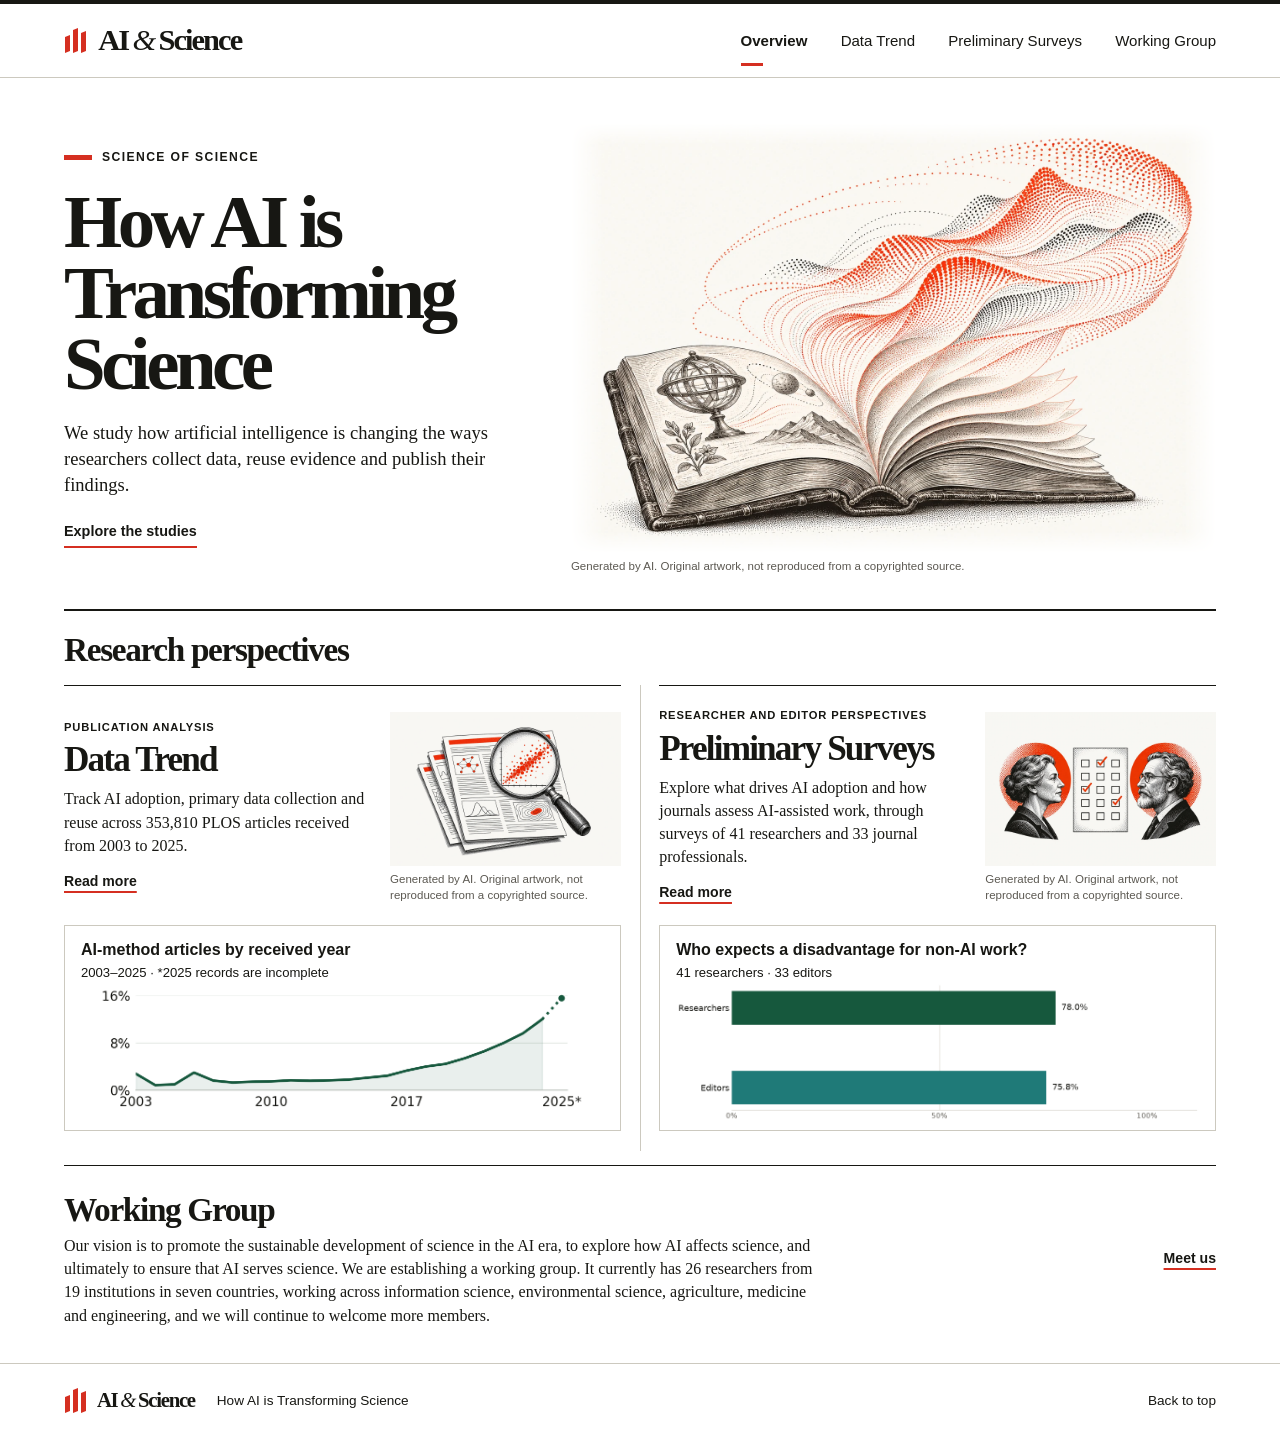
<file: index.html>
<!doctype html>
<html lang="en">
<head>
  <meta charset="utf-8">
  <meta name="viewport" content="width=device-width, initial-scale=1">
  <title>How AI is Transforming Science</title>
  <meta http-equiv="refresh" content="0; url=How_AI_Is_Transforming_Science/">
  <link rel="canonical" href="How_AI_Is_Transforming_Science/">
</head>
<body>
  <p><a href="How_AI_Is_Transforming_Science/">How AI is Transforming Science</a></p>
</body>
</html>
</file>
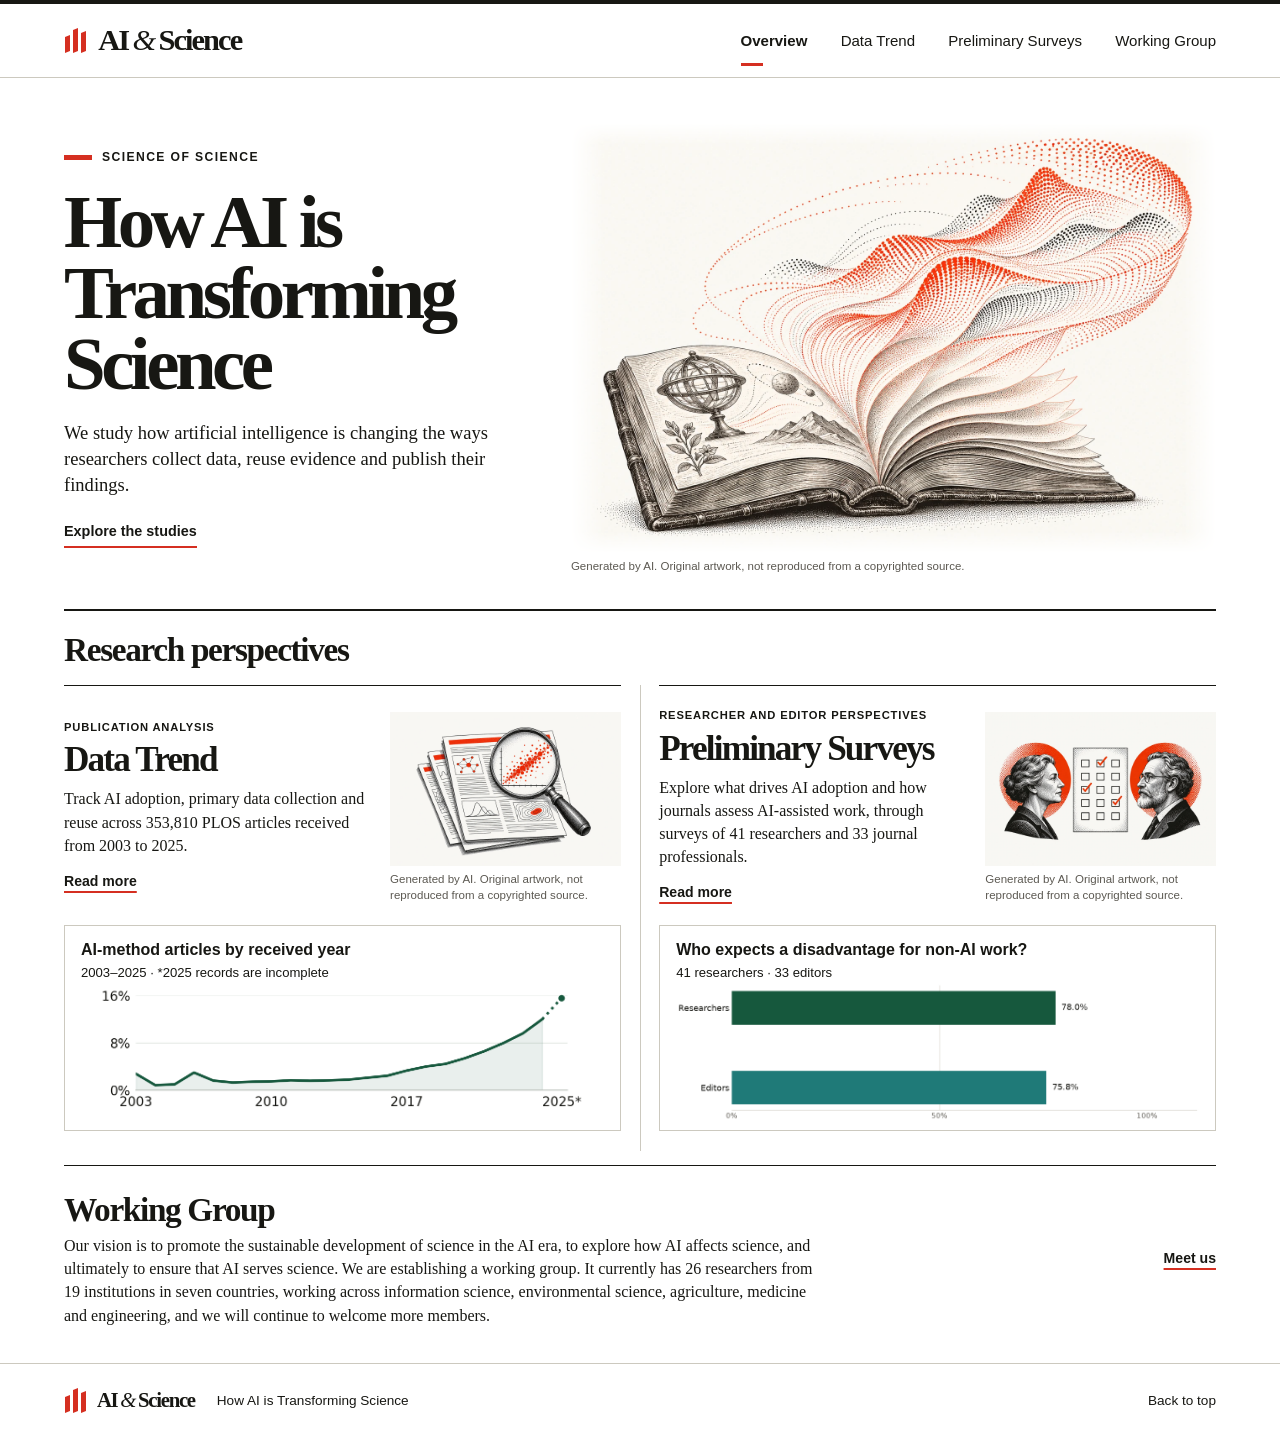
<file: How_AI_Is_Transforming_Science/index.html>
<!doctype html><html lang="en"><head><meta charset="utf-8"><meta name="viewport" content="width=device-width,initial-scale=1"><meta name="theme-color" content="#ffffff"><title>How AI is Transforming Science</title><meta name="description" content="An international research project on AI adoption, research data and scientific publishing."><link rel="icon" href="art/icon.svg"><link rel="stylesheet" href="site.css"></head><body><a class="skip" href="#main">Skip to content</a><header class="mast"><div class="frame mast-inner"><a class="brand" href="index.html" aria-label="AI and Science home"><span class="brandmark" aria-hidden="true"><i></i><i></i><i></i></span>AI <em>&amp;</em> Science</a><nav aria-label="Main navigation"><a href="index.html" aria-current="page">Overview</a><a href="plos.html">Data Trend</a><a href="preliminary-surveys.html">Preliminary Surveys</a><a href="working-group.html">Working Group</a></nav></div></header><main id="main" class="frame"><section class="cover"><div class="cover-copy"><div class="eyebrow">Science of science</div><h1>How AI is <br>Transforming<br>Science</h1><p>We study how artificial intelligence is changing the ways researchers collect data, reuse evidence and publish their findings.</p><a class="cover-cta" href="#studies">Explore the studies</a></div><div class="cover-art"><img fetchpriority="high" src="art/folio.webp" width="1536" height="1024" alt="Illustration of a scientific book unfolding into a wave of data points."><p class="art-note">Generated by AI. Original artwork, not reproduced from a copyrighted source.</p></div></section>
<section class="editions" id="studies"><div class="section-title"><h2>Research perspectives</h2></div><div class="study-pair"><article class="study-module"><a class="feature" href="plos.html"><div class="feature-text"><span class="section-label">Publication analysis</span><h3>Data Trend</h3><p>Track AI adoption, primary data collection and reuse across 353,810 PLOS articles received from 2003 to 2025.</p><span class="read-link">Read more</span></div><figure class="feature-art"><img src="art/plos-cover.webp" width="1200" height="800" alt="An illustrated magnifying glass examines patterns in a stack of research papers."><figcaption>Generated by AI. Original artwork, not reproduced from a copyrighted source.</figcaption></figure></a><a class="study-preview" href="plos.html#p1-fig-1"><figure><figcaption><strong>AI-method articles by received year</strong><span>2003–2025 · *2025 records are incomplete</span></figcaption><img loading="lazy" src="art/ai-share-preview.png" width="1116" height="297" alt="The annual share of PLOS articles using AI methods rises to 15.58% in incomplete 2025 records."></figure></a></article><article class="study-module"><a class="feature" href="preliminary-surveys.html"><div class="feature-text"><span class="section-label">Researcher and editor perspectives</span><h3>Preliminary Surveys</h3><p>Explore what drives AI adoption and how journals assess AI-assisted work, through surveys of 41 researchers and 33 journal professionals.</p><span class="read-link">Read more</span></div><figure class="feature-art"><img src="art/surveys-cover.webp" width="1200" height="800" alt="Two illustrated profiles face a survey response sheet."><figcaption>Generated by AI. Original artwork, not reproduced from a copyrighted source.</figcaption></figure></a><a class="study-preview" href="preliminary-surveys.html#p2-fig-2"><figure><figcaption><strong>Who expects a disadvantage for non-AI work?</strong><span>41 researchers · 33 editors</span></figcaption><img loading="lazy" src="art/survey-preview.png" width="1116" height="297" alt="78.0% of researchers and 75.8% of editors expect a disadvantage for non-AI work."></figure></a></article></div></section><section class="people-link"><div><h2>Working Group</h2><p>Our vision is to promote the sustainable development of science in the AI era, to explore how AI affects science, and ultimately to ensure that AI serves science. We are establishing a working group. It currently has 26 researchers from 19 institutions in seven countries, working across information science, environmental science, agriculture, medicine and engineering, and we will continue to welcome more members.</p></div><a class="read-link" href="working-group.html">Meet us</a></section></main><footer class="site-footer"><div class="frame"><a class="brand" href="index.html" aria-label="AI and Science home"><span class="brandmark" aria-hidden="true"><i></i><i></i><i></i></span>AI <em>&amp;</em> Science</a><span>How AI is Transforming Science</span><a href="#main">Back to top</a></div></footer></body></html>
</file>
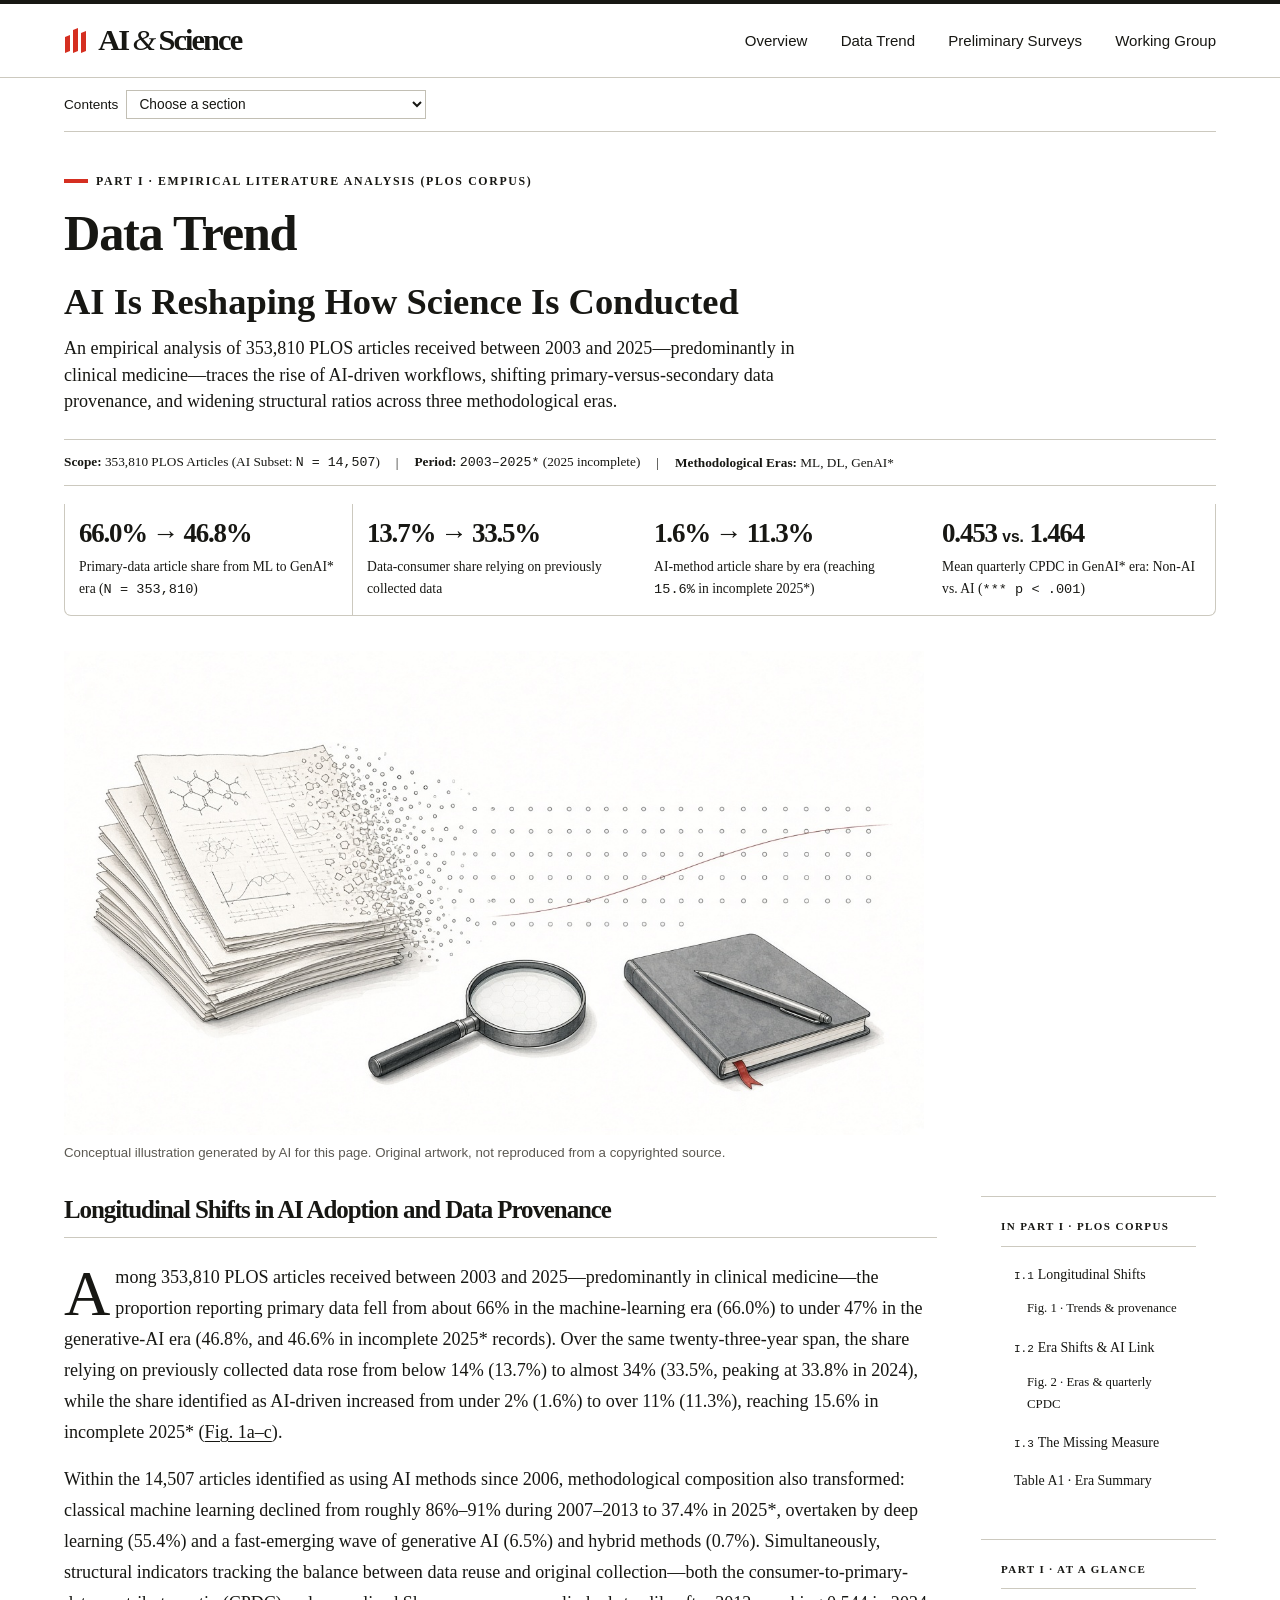
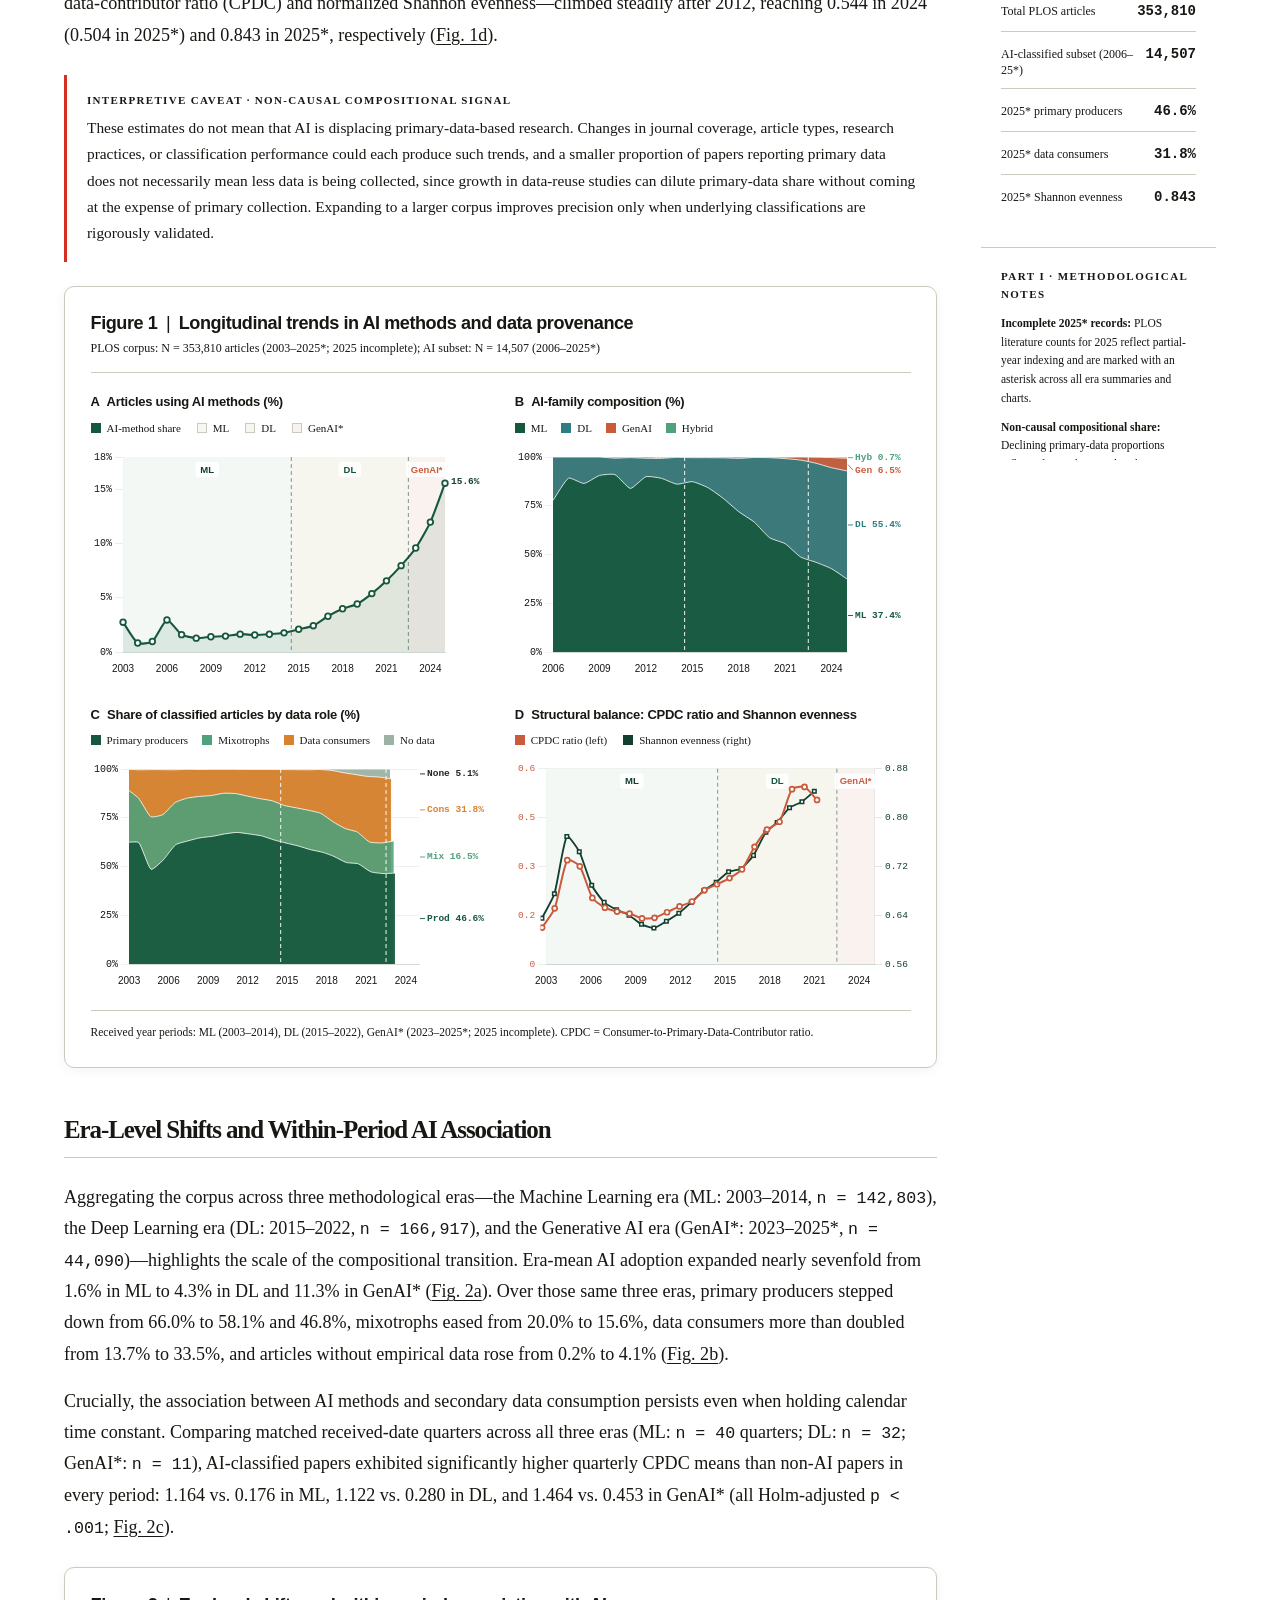
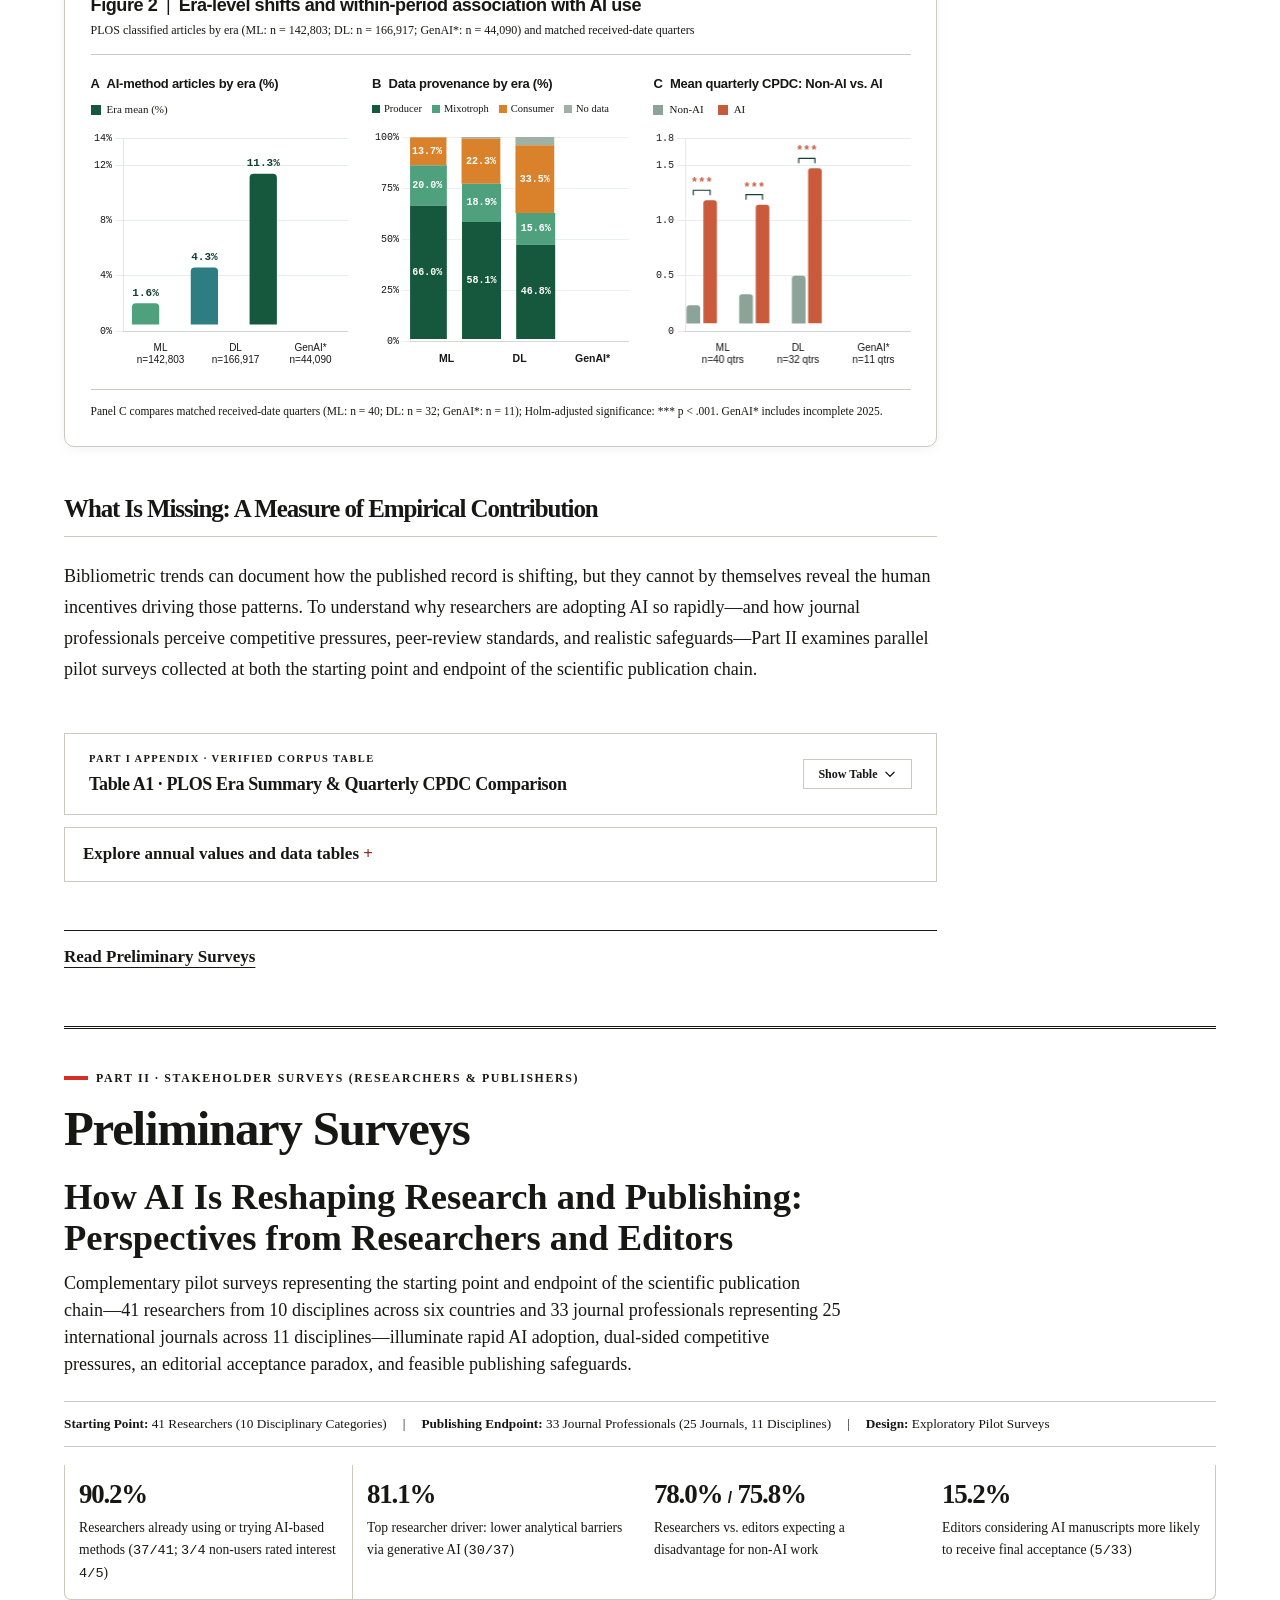
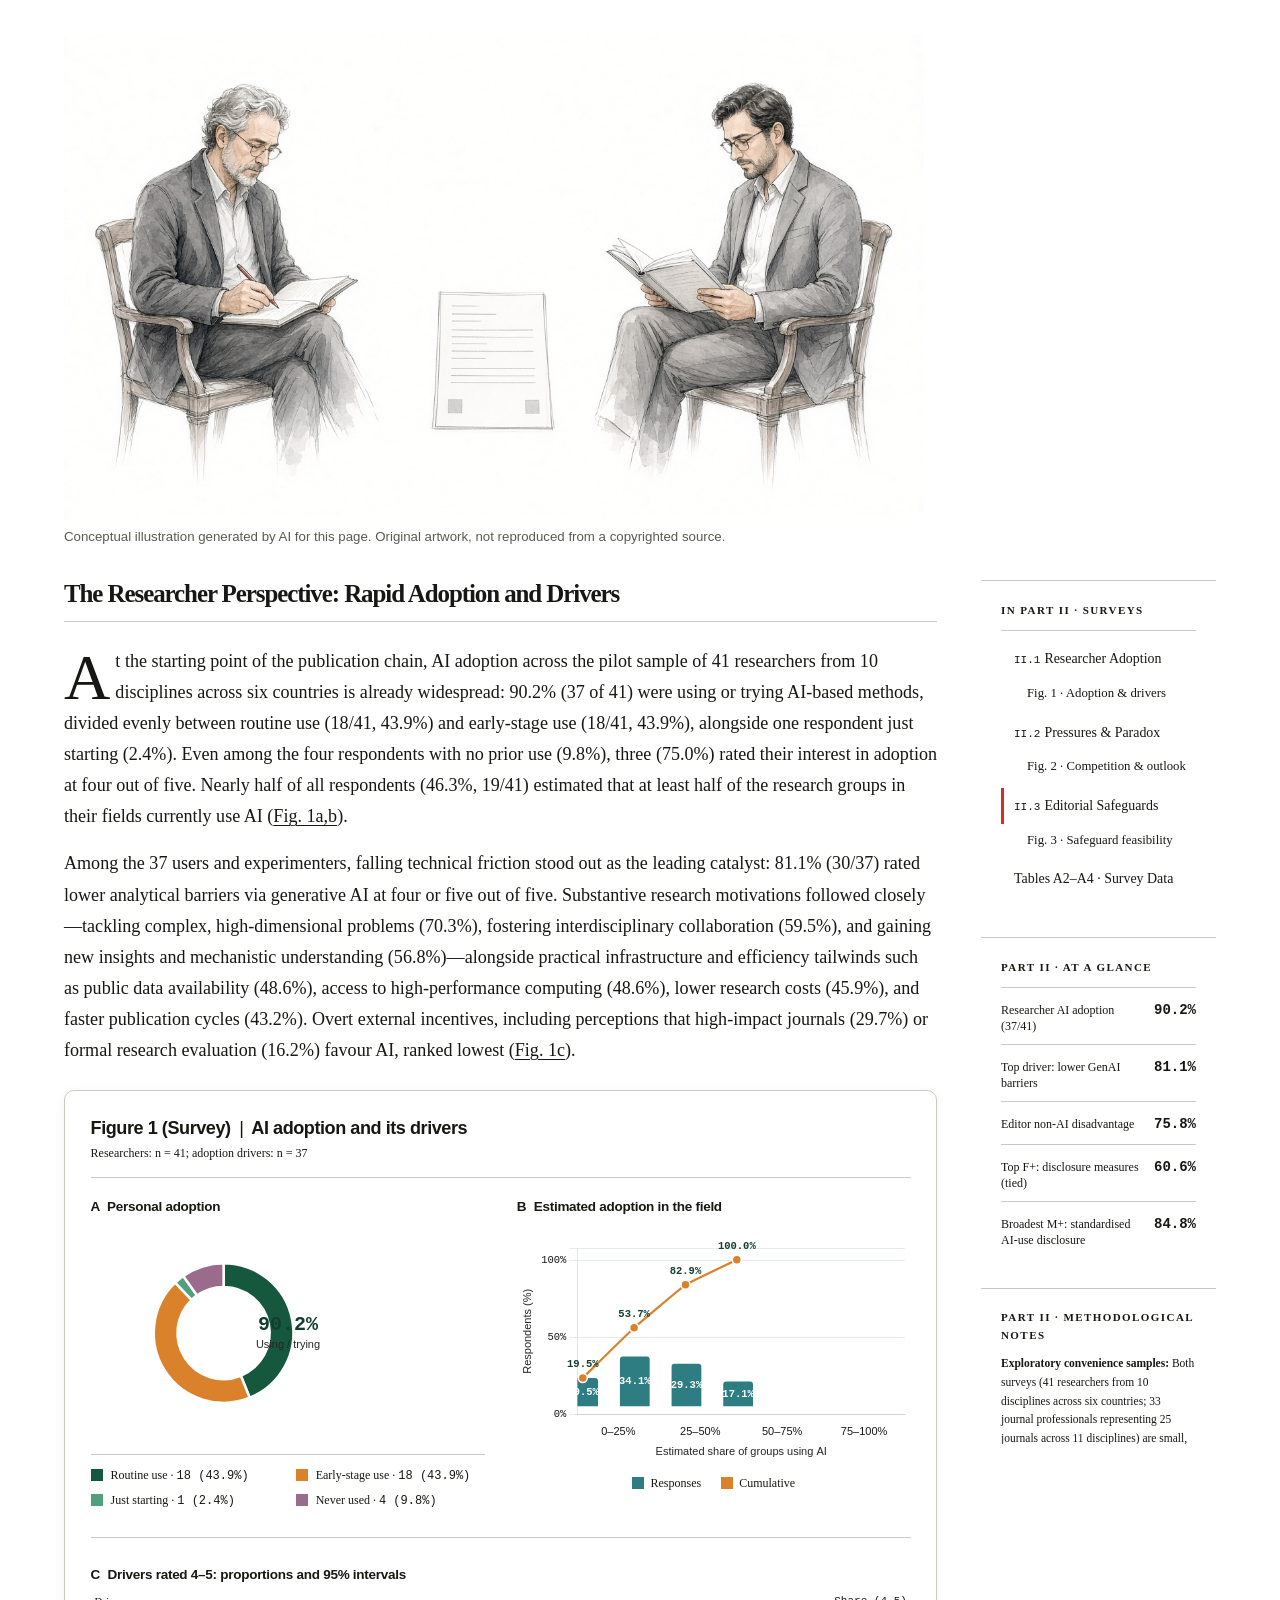
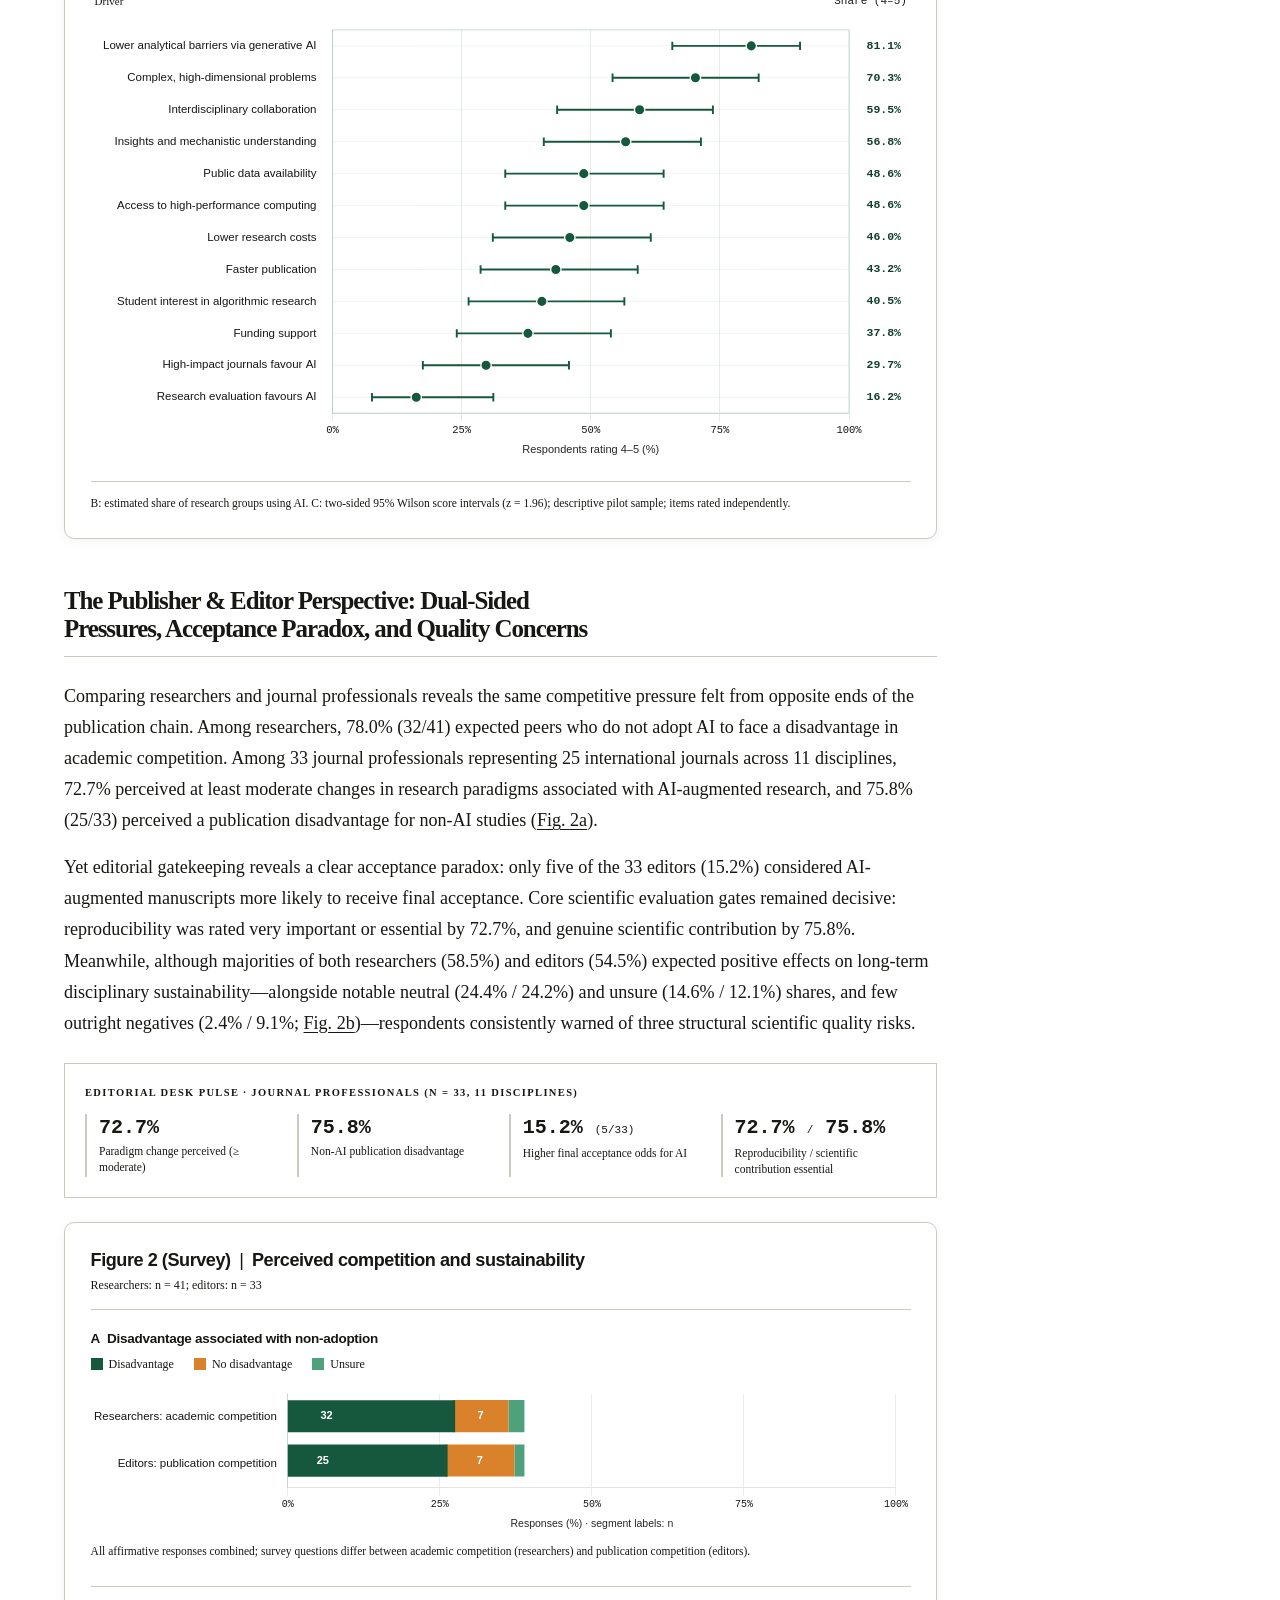
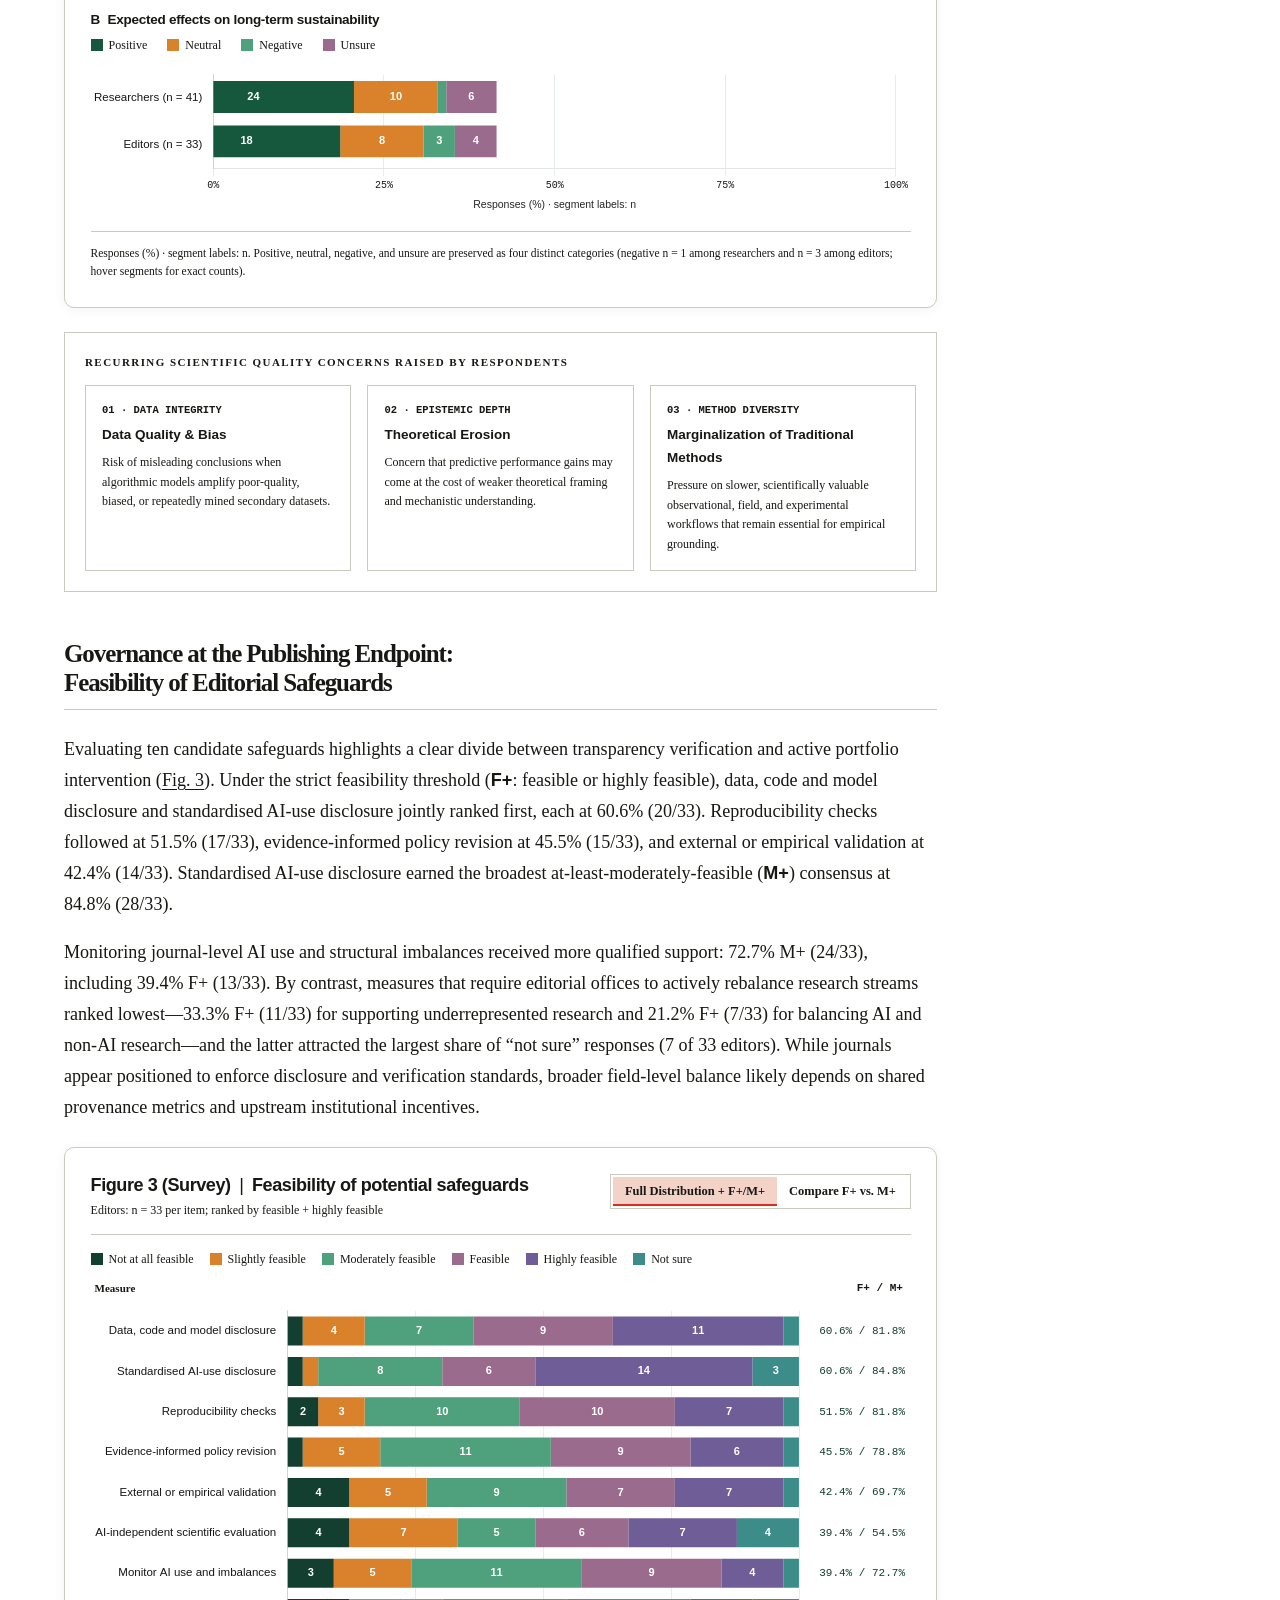
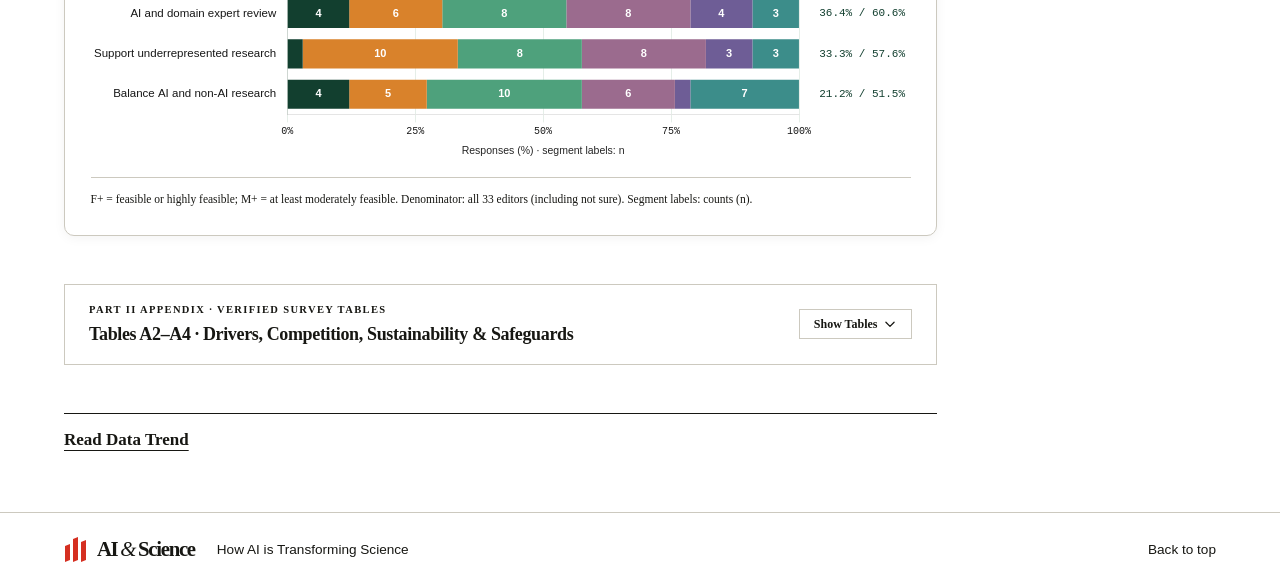
<file: How_AI_Is_Transforming_Science/full.html>
<!doctype html><html lang="en"><head><meta charset="utf-8"><meta name="viewport" content="width=device-width,initial-scale=1"><meta name="theme-color" content="#ffffff"><title>Full Report | AI &amp; Science</title><meta name="description" content="Full Report — evidence on AI methods, research data and editorial practice."><link rel="icon" href="art/icon.svg"><link rel="stylesheet" href="site.css"><link rel="stylesheet" href="report-utilities.css"><link rel="stylesheet" href="report.css"></head><body><a class="skip" href="#main">Skip to content</a><header class="mast"><div class="frame mast-inner"><a class="brand" href="index.html" aria-label="AI and Science home"><span class="brandmark" aria-hidden="true"><i></i><i></i><i></i></span>AI <em>&amp;</em> Science</a><nav aria-label="Main navigation"><a href="index.html">Overview</a><a href="plos.html">Data Trend</a><a href="preliminary-surveys.html">Preliminary Surveys</a><a href="working-group.html">Working Group</a></nav></div></header><main id="main" class="frame"><div class="report-tools"><label class="jump">Contents <select id="jump"><option value="">Choose a section</option><option value="p1-sec-1">Data Trend · Annual trends</option><option value="p1-sec-2">Data Trend · Era comparisons</option><option value="p1-sec-3">Data Trend · Empirical contribution</option><option value="p1-appendix">Data Trend · Appendix A1</option><option value="p2-sec-1">Preliminary Surveys · Adoption and drivers</option><option value="p2-sec-2">Preliminary Surveys · Publishing pressures</option><option value="p2-sec-3">Preliminary Surveys · Editorial safeguards</option><option value="p2-appendix">Preliminary Surveys · Appendices A2–A4</option></select></label></div><div class="research-report"><div id="part-1-container" class="reportpart">

      
      <header class="mb-10 sm:mb-12">
        <div class="max-w-4xl">
          
          <div class="inline-flex items-center gap-2 text-[11px] font-semibold uppercase tracking-[0.14em] text-botanical-eyebrow mb-3.5">
            <span class="w-6 h-[2px] bg-botanical-forest"></span>
            <span>PART I · EMPIRICAL LITERATURE ANALYSIS (PLOS CORPUS)</span>
          </div>

          
          <h1 class="data-trend-title font-display font-bold text-3xl sm:text-[2.75rem] lg:text-[3.15rem] leading-[1.13] tracking-tight text-botanical-evergreen mb-5">Data Trend</h1>

          
          <p class="report-headline">AI Is Reshaping How Science Is Conducted</p><p class="font-serif text-lg sm:text-[1.22rem] leading-[1.62] text-botanical-muted mb-6 max-w-3xl">
            An empirical analysis of 353,810 PLOS articles received between 2003 and 2025—predominantly in clinical medicine—traces the rise of AI-driven workflows, shifting primary-versus-secondary data provenance, and widening structural ratios across three methodological eras.
          </p>

          
          <div class="flex flex-wrap items-center gap-x-4 gap-y-1.5 py-3.5 border-y border-botanical-border text-xs text-botanical-muted">
            <span><strong class="font-semibold text-botanical-evergreen">Scope:</strong> 353,810 PLOS Articles (AI Subset: <span class="font-mono">N = 14,507</span>)</span>
            <span class="hidden sm:inline text-botanical-border" aria-hidden="true">|</span>
            <span><strong class="font-semibold text-botanical-evergreen">Period:</strong> <span class="font-mono">2003–2025*</span> (2025 incomplete)</span>
            <span class="hidden sm:inline text-botanical-border" aria-hidden="true">|</span>
            <span><strong class="font-semibold text-botanical-evergreen">Methodological Eras:</strong> ML, DL, GenAI*</span>
          </div>
        </div>

        
        <div class="mt-7 bg-white rounded-[10px] border border-botanical-border shadow-plate overflow-hidden print-avoid">
          <div class="report-metrics grid grid-cols-1 sm:grid-cols-2 lg:grid-cols-4 divide-y sm:divide-y-0 sm:divide-x divide-botanical-border/75">
            
            <div class="p-5 border-t-[3px] border-t-botanical-forest">
              <div class="font-mono font-semibold text-xl sm:text-2xl text-botanical-evergreen tabular-nums tracking-tight">
                66.0% → 46.8%
              </div>
              <p class="text-xs text-botanical-muted mt-1.5 leading-relaxed">
                Primary-data article share from ML to GenAI* era (<span class="font-mono">N = 353,810</span>)
              </p>
            </div>
            
            <div class="p-5 border-t-[3px] border-t-botanical-amber">
              <div class="font-mono font-semibold text-xl sm:text-2xl text-botanical-evergreen tabular-nums tracking-tight">
                13.7% → 33.5%
              </div>
              <p class="text-xs text-botanical-muted mt-1.5 leading-relaxed">
                Data-consumer share relying on previously collected data
              </p>
            </div>
            
            <div class="p-5 border-t-[3px] border-t-botanical-teal">
              <div class="font-mono font-semibold text-xl sm:text-2xl text-botanical-forest tabular-nums tracking-tight">
                1.6% → 11.3%
              </div>
              <p class="text-xs text-botanical-muted mt-1.5 leading-relaxed">
                AI-method article share by era (reaching <span class="font-mono">15.6%</span> in incomplete 2025*)
              </p>
            </div>
            
            <div class="p-5 border-t-[3px] border-t-botanical-terracotta">
              <div class="font-mono font-semibold text-xl sm:text-2xl text-botanical-terracotta tabular-nums tracking-tight">
                0.453 <span class="text-sm font-sans font-normal text-botanical-muted">vs.</span> 1.464
              </div>
              <p class="text-xs text-botanical-muted mt-1.5 leading-relaxed">
                Mean quarterly CPDC in GenAI* era: Non-AI vs. AI (<span class="font-mono">*** p &lt; .001</span>)
              </p>
            </div>
          </div>
        </div>
      </header>
      <figure translate="no" class="concept-figure">
        <img src="art/data-trend-concept.jpg" width="1280" height="720" alt="Research papers resolve into measured points along a rising curve.">
        <figcaption><p>Conceptual illustration generated by AI for this page. Original artwork, not reproduced from a copyrighted source.</p></figcaption>
      </figure>
<div class="editorial-grid grid grid-cols-1 lg:grid-cols-[minmax(0,1fr)_280px] xl:grid-cols-[minmax(0,820px)_1fr] gap-8 xl:gap-11 items-start">

        
        <article class="min-w-0 space-y-12">

          
          <section id="p1-sec-1" class="scroll-mt-36 space-y-6">
            <div class="border-b border-botanical-border pb-3">
              <h2 class="font-display font-bold text-2xl sm:text-[1.85rem] leading-tight text-botanical-evergreen">
                Longitudinal Shifts in AI Adoption and Data Provenance
              </h2>
            </div>

            <div class="editorial-prose font-serif text-[1.06rem] leading-[1.82] text-botanical-prose space-y-4">
              <p class="editorial-dropcap">
                Among 353,810 PLOS articles received between 2003 and 2025—predominantly in clinical medicine—the proportion reporting primary data fell from about 66% in the machine-learning era (66.0%) to under 47% in the generative-AI era (46.8%, and 46.6% in incomplete 2025* records). Over the same twenty-three-year span, the share relying on previously collected data rose from below 14% (13.7%) to almost 34% (33.5%, peaking at 33.8% in 2024), while the share identified as AI-driven increased from under 2% (1.6%) to over 11% (11.3%), reaching 15.6% in incomplete 2025* (<a href="#p1-fig-1" class="text-botanical-forest font-medium underline decoration-botanical-border underline-offset-2 hover:decoration-botanical-forest">Fig. 1a–c</a>).
              </p>
              <p>
                Within the 14,507 articles identified as using AI methods since 2006, methodological composition also transformed: classical machine learning declined from roughly 86%–91% during 2007–2013 to 37.4% in 2025*, overtaken by deep learning (55.4%) and a fast-emerging wave of generative AI (6.5%) and hybrid methods (0.7%). Simultaneously, structural indicators tracking the balance between data reuse and original collection—both the consumer-to-primary-data-contributor ratio (CPDC) and normalized Shannon evenness—climbed steadily after 2012, reaching 0.544 in 2024 (0.504 in 2025*) and 0.843 in 2025*, respectively (<a href="#p1-fig-1" class="text-botanical-forest font-medium underline decoration-botanical-border underline-offset-2 hover:decoration-botanical-forest">Fig. 1d</a>).
              </p>
            </div>

            
            <div class="bg-botanical-tint border-l-4 border-botanical-forest rounded-r-[10px] px-5 py-4 print-avoid">
              <div class="text-[11px] font-semibold uppercase tracking-[0.12em] text-botanical-evergreen mb-1.5">
                Interpretive Caveat · Non-Causal Compositional Signal
              </div>
              <p class="font-serif text-[0.96rem] leading-[1.7] text-botanical-prose">
                These estimates do not mean that AI is displacing primary-data-based research. Changes in journal coverage, article types, research practices, or classification performance could each produce such trends, and a smaller proportion of papers reporting primary data does not necessarily mean less data is being collected, since growth in data-reuse studies can dilute primary-data share without coming at the expense of primary collection. Expanding to a larger corpus improves precision only when underlying classifications are rigorously validated.
              </p>
            </div>

            
            <figure translate="no" id="p1-fig-1" class="figure-plate scroll-mt-36 bg-white rounded-[10px] border border-botanical-border p-5 sm:p-7 shadow-plate">
              <figcaption class="pb-4 mb-5 border-b border-botanical-border/70">
                <div class="font-sans font-bold text-base sm:text-[1.12rem] text-botanical-evergreen tracking-tight">
                  Figure 1 <span class="text-botanical-border font-normal mx-1">|</span> Longitudinal trends in AI methods and data provenance
                </div>
                <p class="text-xs text-botanical-muted mt-1">
                  PLOS corpus: N = 353,810 articles (2003–2025*; 2025 incomplete); AI subset: N = 14,507 (2006–2025*)
                </p>
              </figcaption>

              
              <div class="grid grid-cols-1 md:grid-cols-2 gap-6 sm:gap-7">
                
                <div class="min-w-0 flex flex-col">
                  <h3 class="font-sans font-bold text-[13px] text-botanical-evergreen mb-2">
                    A <span class="font-semibold ml-1">Articles using AI methods (%)</span>
                  </h3>
                  <div class="flex flex-wrap items-center gap-x-4 gap-y-1 text-[11px] text-botanical-muted mb-2.5">
                    <span class="inline-flex items-center gap-1.5"><span class="w-2.5 h-2.5 rounded-[2px] bg-botanical-forest"></span>AI-method share</span>
                    <span class="inline-flex items-center gap-1.5"><span class="w-2.5 h-2.5 rounded-[2px] bg-[#f3f8f5] border border-botanical-border"></span>ML</span>
                    <span class="inline-flex items-center gap-1.5"><span class="w-2.5 h-2.5 rounded-[2px] bg-[#f7f6ee] border border-botanical-border"></span>DL</span>
                    <span class="inline-flex items-center gap-1.5"><span class="w-2.5 h-2.5 rounded-[2px] bg-[#faf2ef] border border-botanical-border"></span>GenAI*</span>
                  </div>
                  <div class="relative w-full h-[230px]">
                    <canvas id="fig1-a"></canvas>
                  </div>
                </div>

                
                <div class="min-w-0 flex flex-col">
                  <h3 class="font-sans font-bold text-[13px] text-botanical-evergreen mb-2">
                    B <span class="font-semibold ml-1">AI-family composition (%)</span>
                  </h3>
                  <div class="flex flex-wrap items-center gap-x-3.5 gap-y-1 text-[11px] text-botanical-muted mb-2.5">
                    <span class="inline-flex items-center gap-1.5"><span class="w-2.5 h-2.5 rounded-[2px] bg-[#16583d]"></span>ML</span>
                    <span class="inline-flex items-center gap-1.5"><span class="w-2.5 h-2.5 rounded-[2px] bg-[#2d7d82]"></span>DL</span>
                    <span class="inline-flex items-center gap-1.5"><span class="w-2.5 h-2.5 rounded-[2px] bg-[#c95b3c]"></span>GenAI</span>
                    <span class="inline-flex items-center gap-1.5"><span class="w-2.5 h-2.5 rounded-[2px] bg-[#4ea17c]"></span>Hybrid</span>
                  </div>
                  <div class="relative w-full h-[230px]">
                    <canvas id="fig1-b"></canvas>
                  </div>
                </div>

                
                <div class="min-w-0 flex flex-col">
                  <h3 class="font-sans font-bold text-[13px] text-botanical-evergreen mb-2">
                    C <span class="font-semibold ml-1">Share of classified articles by data role (%)</span>
                  </h3>
                  <div class="flex flex-wrap items-center gap-x-3.5 gap-y-1 text-[11px] text-botanical-muted mb-2.5">
                    <span class="inline-flex items-center gap-1.5"><span class="w-2.5 h-2.5 rounded-[2px] bg-[#16583d]"></span>Primary producers</span>
                    <span class="inline-flex items-center gap-1.5"><span class="w-2.5 h-2.5 rounded-[2px] bg-[#4ea17c]"></span>Mixotrophs</span>
                    <span class="inline-flex items-center gap-1.5"><span class="w-2.5 h-2.5 rounded-[2px] bg-[#d9822b]"></span>Data consumers</span>
                    <span class="inline-flex items-center gap-1.5"><span class="w-2.5 h-2.5 rounded-[2px] bg-[#9db2a5]"></span>No data</span>
                  </div>
                  <div class="relative w-full h-[230px]">
                    <canvas id="fig1-c"></canvas>
                  </div>
                </div>

                
                <div class="min-w-0 flex flex-col">
                  <h3 class="font-sans font-bold text-[13px] text-botanical-evergreen mb-2">
                    D <span class="font-semibold ml-1">Structural balance: CPDC ratio and Shannon evenness</span>
                  </h3>
                  <div class="flex flex-wrap items-center gap-x-4 gap-y-1 text-[11px] text-botanical-muted mb-2.5">
                    <span class="inline-flex items-center gap-1.5"><span class="w-2.5 h-2.5 rounded-[2px] bg-[#c95b3c]"></span>CPDC ratio (left)</span>
                    <span class="inline-flex items-center gap-1.5"><span class="w-2.5 h-2.5 rounded-[2px] bg-[#123f2f]"></span>Shannon evenness (right)</span>
                  </div>
                  <div class="relative w-full h-[230px]">
                    <canvas id="fig1-d"></canvas>
                  </div>
                </div>
              </div>

              <p class="text-[11.5px] text-botanical-muted mt-5 pt-3 border-t border-botanical-border/60 leading-relaxed">
                Received year periods: ML (2003–2014), DL (2015–2022), GenAI* (2023–2025*; 2025 incomplete). CPDC = Consumer-to-Primary-Data-Contributor ratio.
              </p>
            </figure>
          </section>

          
          <section id="p1-sec-2" class="scroll-mt-36 space-y-6">
            <div class="border-b border-botanical-border pb-3">
              <h2 class="font-display font-bold text-2xl sm:text-[1.85rem] leading-tight text-botanical-evergreen">
                Era-Level Shifts and Within-Period AI Association
              </h2>
            </div>

            <div class="editorial-prose font-serif text-[1.06rem] leading-[1.82] text-botanical-prose space-y-4">
              <p>
                Aggregating the corpus across three methodological eras—the Machine Learning era (ML: 2003–2014, <span class="font-mono text-[0.92em]">n = 142,803</span>), the Deep Learning era (DL: 2015–2022, <span class="font-mono text-[0.92em]">n = 166,917</span>), and the Generative AI era (GenAI*: 2023–2025*, <span class="font-mono text-[0.92em]">n = 44,090</span>)—highlights the scale of the compositional transition. Era-mean AI adoption expanded nearly sevenfold from 1.6% in ML to 4.3% in DL and 11.3% in GenAI* (<a href="#p1-fig-2" class="text-botanical-forest font-medium underline decoration-botanical-border underline-offset-2 hover:decoration-botanical-forest">Fig. 2a</a>). Over those same three eras, primary producers stepped down from 66.0% to 58.1% and 46.8%, mixotrophs eased from 20.0% to 15.6%, data consumers more than doubled from 13.7% to 33.5%, and articles without empirical data rose from 0.2% to 4.1% (<a href="#p1-fig-2" class="text-botanical-forest font-medium underline decoration-botanical-border underline-offset-2 hover:decoration-botanical-forest">Fig. 2b</a>).
              </p>
              <p>
                Crucially, the association between AI methods and secondary data consumption persists even when holding calendar time constant. Comparing matched received-date quarters across all three eras (ML: <span class="font-mono text-[0.92em]">n = 40</span> quarters; DL: <span class="font-mono text-[0.92em]">n = 32</span>; GenAI*: <span class="font-mono text-[0.92em]">n = 11</span>), AI-classified papers exhibited significantly higher quarterly CPDC means than non-AI papers in every period: 1.164 vs. 0.176 in ML, 1.122 vs. 0.280 in DL, and 1.464 vs. 0.453 in GenAI* (all Holm-adjusted <span class="font-mono text-[0.92em]">p &lt; .001</span>; <a href="#p1-fig-2" class="text-botanical-forest font-medium underline decoration-botanical-border underline-offset-2 hover:decoration-botanical-forest">Fig. 2c</a>).
              </p>
            </div>

            
            <figure translate="no" id="p1-fig-2" class="figure-plate scroll-mt-36 bg-white rounded-[10px] border border-botanical-border p-5 sm:p-7 shadow-plate">
              <figcaption class="pb-4 mb-5 border-b border-botanical-border/70">
                <div class="font-sans font-bold text-base sm:text-[1.12rem] text-botanical-evergreen tracking-tight">
                  Figure 2 <span class="text-botanical-border font-normal mx-1">|</span> Era-level shifts and within-period association with AI use
                </div>
                <p class="text-xs text-botanical-muted mt-1">
                  PLOS classified articles by era (ML: n = 142,803; DL: n = 166,917; GenAI*: n = 44,090) and matched received-date quarters
                </p>
              </figcaption>

              <div class="grid grid-cols-1 md:grid-cols-3 gap-6">
                
                <div class="min-w-0 flex flex-col">
                  <h3 class="font-sans font-bold text-[13px] text-botanical-evergreen mb-2">
                    A <span class="font-semibold ml-1">AI-method articles by era (%)</span>
                  </h3>
                  <div class="flex items-center gap-3 text-[11px] text-botanical-muted mb-2.5">
                    <span class="inline-flex items-center gap-1.5"><span class="w-2.5 h-2.5 rounded-[2px] bg-[#16583d]"></span>Era mean (%)</span>
                  </div>
                  <div class="relative w-full h-[240px]">
                    <canvas id="fig2-a"></canvas>
                  </div>
                </div>

                
                <div class="min-w-0 flex flex-col">
                  <h3 class="font-sans font-bold text-[13px] text-botanical-evergreen mb-2">
                    B <span class="font-semibold ml-1">Data provenance by era (%)</span>
                  </h3>
                  <div class="flex flex-wrap items-center gap-x-2.5 gap-y-1 text-[10.5px] text-botanical-muted mb-2.5">
                    <span class="inline-flex items-center gap-1"><span class="w-2 h-2 rounded-[2px] bg-[#16583d]"></span>Producer</span>
                    <span class="inline-flex items-center gap-1"><span class="w-2 h-2 rounded-[2px] bg-[#4ea17c]"></span>Mixotroph</span>
                    <span class="inline-flex items-center gap-1"><span class="w-2 h-2 rounded-[2px] bg-[#d9822b]"></span>Consumer</span>
                    <span class="inline-flex items-center gap-1"><span class="w-2 h-2 rounded-[2px] bg-[#9db2a5]"></span>No data</span>
                  </div>
                  <div class="relative w-full h-[240px]">
                    <canvas id="fig2-b"></canvas>
                  </div>
                </div>

                
                <div class="min-w-0 flex flex-col">
                  <h3 class="font-sans font-bold text-[13px] text-botanical-evergreen mb-2">
                    C <span class="font-semibold ml-1">Mean quarterly CPDC: Non-AI vs. AI</span>
                  </h3>
                  <div class="flex items-center gap-3.5 text-[11px] text-botanical-muted mb-2.5">
                    <span class="inline-flex items-center gap-1.5"><span class="w-2.5 h-2.5 rounded-[2px] bg-[#8ca398]"></span>Non-AI</span>
                    <span class="inline-flex items-center gap-1.5"><span class="w-2.5 h-2.5 rounded-[2px] bg-[#c95b3c]"></span>AI</span>
                  </div>
                  <div class="relative w-full h-[240px]">
                    <canvas id="fig2-c"></canvas>
                  </div>
                </div>
              </div>

              <p class="text-[11.5px] text-botanical-muted mt-5 pt-3 border-t border-botanical-border/60 leading-relaxed">
                Panel C compares matched received-date quarters (ML: n = 40; DL: n = 32; GenAI*: n = 11); Holm-adjusted significance: *** p &lt; .001. GenAI* includes incomplete 2025.
              </p>
            </figure>
          </section>

          
          <section id="p1-sec-3" class="scroll-mt-36 space-y-6">
            <div class="border-b border-botanical-border pb-3">
              <h2 class="font-display font-bold text-2xl sm:text-[1.85rem] leading-tight text-botanical-evergreen">
                What Is Missing: A Measure of Empirical Contribution
              </h2>
            </div>
            <div class="editorial-prose font-serif text-[1.06rem] leading-[1.82] text-botanical-prose space-y-4">
              <p>
                Bibliometric trends can document how the published record is shifting, but they cannot by themselves reveal the human incentives driving those patterns. To understand why researchers are adopting AI so rapidly—and how journal professionals perceive competitive pressures, peer-review standards, and realistic safeguards—Part II examines parallel pilot surveys collected at both the starting point and endpoint of the scientific publication chain.
              </p>
            </div>
          </section>

          
          <section id="p1-appendix" class="scroll-mt-36">
            <details class="group bg-white rounded-[10px] border border-botanical-border shadow-plate overflow-hidden print-avoid">
              <summary class="px-5 sm:px-6 py-4 flex items-center justify-between gap-4 cursor-pointer select-none hover:bg-botanical-soft transition">
                <div>
                  <div class="text-[10.5px] font-semibold uppercase tracking-[0.13em] text-botanical-eyebrow">
                    PART I APPENDIX · VERIFIED CORPUS TABLE
                  </div>
                  <h2 class="font-display font-bold text-lg text-botanical-evergreen mt-0.5">
                    Table A1 · PLOS Era Summary &amp; Quarterly CPDC Comparison
                  </h2>
                </div>
                <span class="px-3.5 py-1.5 rounded-full text-xs font-semibold bg-botanical-canvas border border-botanical-border text-botanical-evergreen group-open:bg-botanical-forest group-open:text-white group-open:border-botanical-forest transition inline-flex items-center gap-1.5 shrink-0">
                  <span class="group-open:hidden">Show Table</span>
                  <span class="hidden group-open:inline">Hide Table</span>
                  <svg class="w-3.5 h-3.5 transition-transform group-open:rotate-180" fill="none" stroke="currentColor" stroke-width="2.2" viewbox="0 0 24 24">
                    <path stroke-linecap="round" stroke-linejoin="round" d="M19 9l-7 7-7-7"></path>
                  </svg>
                </span>
              </summary>

              <div class="px-5 sm:px-6 pb-6 pt-4 border-t border-botanical-border bg-white">
                <div class="overflow-x-auto rounded-lg border border-botanical-border">
                  <table class="min-w-full text-xs text-left border-collapse tabular-nums">
                    <thead class="bg-botanical-tint text-botanical-evergreen font-semibold border-b border-botanical-border">
                      <tr>
                        <th class="px-3 py-2.5">Era</th>
                        <th class="px-3 py-2.5 text-right">Articles (n)</th>
                        <th class="px-3 py-2.5 text-right">AI Share</th>
                        <th class="px-3 py-2.5 text-right">Producer</th>
                        <th class="px-3 py-2.5 text-right">Mixotroph</th>
                        <th class="px-3 py-2.5 text-right">Consumer</th>
                        <th class="px-3 py-2.5 text-right">No Data</th>
                        <th class="px-3 py-2.5 text-right">Qtr CPDC (Non-AI / AI)</th>
                      </tr>
                    </thead>
                    <tbody class="divide-y divide-botanical-border/60 font-mono text-botanical-prose">
                      <tr class="hover:bg-botanical-soft">
                        <td class="px-3 py-2 font-sans font-semibold text-botanical-evergreen">ML (2003–2014)</td>
                        <td class="px-3 py-2 text-right">142,803</td>
                        <td class="px-3 py-2 text-right">1.6%</td>
                        <td class="px-3 py-2 text-right">66.0%</td>
                        <td class="px-3 py-2 text-right">20.0%</td>
                        <td class="px-3 py-2 text-right">13.7%</td>
                        <td class="px-3 py-2 text-right">0.2%</td>
                        <td class="px-3 py-2 text-right">0.176 / 1.164***</td>
                      </tr>
                      <tr class="hover:bg-botanical-soft">
                        <td class="px-3 py-2 font-sans font-semibold text-botanical-evergreen">DL (2015–2022)</td>
                        <td class="px-3 py-2 text-right">166,917</td>
                        <td class="px-3 py-2 text-right">4.3%</td>
                        <td class="px-3 py-2 text-right">58.1%</td>
                        <td class="px-3 py-2 text-right">18.9%</td>
                        <td class="px-3 py-2 text-right">22.3%</td>
                        <td class="px-3 py-2 text-right">0.8%</td>
                        <td class="px-3 py-2 text-right">0.280 / 1.122***</td>
                      </tr>
                      <tr class="hover:bg-botanical-soft bg-botanical-soft/60">
                        <td class="px-3 py-2 font-sans font-semibold text-botanical-evergreen">GenAI* (2023–2025*)</td>
                        <td class="px-3 py-2 text-right">44,090</td>
                        <td class="px-3 py-2 text-right font-semibold text-botanical-forest">11.3%</td>
                        <td class="px-3 py-2 text-right font-semibold">46.8%</td>
                        <td class="px-3 py-2 text-right">15.6%</td>
                        <td class="px-3 py-2 text-right font-semibold text-botanical-terracotta">33.5%</td>
                        <td class="px-3 py-2 text-right">4.1%</td>
                        <td class="px-3 py-2 text-right">0.453 / 1.464***</td>
                      </tr>
                    </tbody>
                  </table>
                </div>
              </div>
            </details>
          <details class="annual-explorer"><summary>Explore annual values and data tables</summary><div class="plot-card"><label for="metric">Annual trend</label><select id="metric"><option value="ai">AI adoption</option><option value="role">Data roles</option><option value="family">AI families</option><option value="balance">CPDC and evenness</option></select><div id="chart"></div><div id="legend" class="legend"></div><label class="yearlabel" for="year">Inspect received year <output id="year-label" for="year"></output></label><input id="year" type="range" min="0" max="22" value="22"><div id="readout" aria-live="polite"></div></div><p class="note">* 2025 covers incomplete records. The AI-family series starts in 2006. Dashed lines mark the boundaries between methodological eras.</p><details class="fold"><summary>Annual data</summary><div class="table-scroll" tabindex="0"><table><thead><tr><th scope="col">Received year</th><th scope="col">AI (%)</th><th scope="col">Producer (%)</th><th scope="col">Mixed (%)</th><th scope="col">Consumer (%)</th><th scope="col">No data (%)</th><th scope="col">CPDC</th><th scope="col">Evenness</th></tr></thead><tbody><tr><th scope="row">2003</th><td>2.75</td><td>62.39</td><td>27.52</td><td>10.09</td><td>0.00</td><td>0.112</td><td>0.635</td></tr><tr><th scope="row">2004</th><td>0.83</td><td>62.24</td><td>22.82</td><td>14.53</td><td>0.41</td><td>0.171</td><td>0.675</td></tr><tr><th scope="row">2005</th><td>0.97</td><td>48.55</td><td>27.01</td><td>24.12</td><td>0.32</td><td>0.319</td><td>0.769</td></tr><tr><th scope="row">2006</th><td>2.96</td><td>53.37</td><td>23.27</td><td>23.03</td><td>0.33</td><td>0.300</td><td>0.744</td></tr><tr><th scope="row">2007</th><td>1.60</td><td>61.10</td><td>21.71</td><td>16.77</td><td>0.42</td><td>0.203</td><td>0.689</td></tr><tr><th scope="row">2008</th><td>1.28</td><td>63.13</td><td>21.95</td><td>14.75</td><td>0.17</td><td>0.173</td><td>0.661</td></tr><tr><th scope="row">2009</th><td>1.41</td><td>64.71</td><td>21.22</td><td>13.80</td><td>0.27</td><td>0.161</td><td>0.649</td></tr><tr><th scope="row">2010</th><td>1.47</td><td>65.47</td><td>20.92</td><td>13.41</td><td>0.20</td><td>0.155</td><td>0.640</td></tr><tr><th scope="row">2011</th><td>1.65</td><td>66.70</td><td>20.86</td><td>12.25</td><td>0.19</td><td>0.140</td><td>0.625</td></tr><tr><th scope="row">2012</th><td>1.57</td><td>67.48</td><td>19.92</td><td>12.39</td><td>0.21</td><td>0.142</td><td>0.619</td></tr><tr><th scope="row">2013</th><td>1.64</td><td>66.70</td><td>19.36</td><td>13.72</td><td>0.22</td><td>0.159</td><td>0.630</td></tr><tr><th scope="row">2014</th><td>1.77</td><td>65.74</td><td>19.02</td><td>14.98</td><td>0.26</td><td>0.177</td><td>0.643</td></tr><tr><th scope="row">2015</th><td>2.10</td><td>63.68</td><td>20.02</td><td>16.07</td><td>0.23</td><td>0.192</td><td>0.661</td></tr><tr><th scope="row">2016</th><td>2.43</td><td>62.04</td><td>19.24</td><td>18.43</td><td>0.29</td><td>0.227</td><td>0.680</td></tr><tr><th scope="row">2017</th><td>3.30</td><td>60.53</td><td>19.53</td><td>19.60</td><td>0.34</td><td>0.245</td><td>0.694</td></tr><tr><th scope="row">2018</th><td>3.99</td><td>58.63</td><td>20.18</td><td>20.77</td><td>0.42</td><td>0.264</td><td>0.711</td></tr><tr><th scope="row">2019</th><td>4.43</td><td>57.28</td><td>19.98</td><td>22.47</td><td>0.27</td><td>0.291</td><td>0.716</td></tr><tr><th scope="row">2020</th><td>5.39</td><td>55.17</td><td>17.79</td><td>26.28</td><td>0.76</td><td>0.360</td><td>0.738</td></tr><tr><th scope="row">2021</th><td>6.57</td><td>52.06</td><td>17.42</td><td>28.68</td><td>1.84</td><td>0.413</td><td>0.776</td></tr><tr><th scope="row">2022</th><td>7.97</td><td>51.36</td><td>16.29</td><td>29.54</td><td>2.81</td><td>0.437</td><td>0.792</td></tr><tr><th scope="row">2023</th><td>9.60</td><td>47.31</td><td>15.30</td><td>33.60</td><td>3.79</td><td>0.537</td><td>0.816</td></tr><tr><th scope="row">2024</th><td>11.99</td><td>46.40</td><td>15.69</td><td>33.77</td><td>4.14</td><td>0.544</td><td>0.826</td></tr><tr><th scope="row">2025*</th><td>15.58</td><td>46.61</td><td>16.51</td><td>31.83</td><td>5.05</td><td>0.504</td><td>0.843</td></tr></tbody></table></div></details><details class="fold"><summary>Annual AI-family composition</summary><div class="table-scroll" tabindex="0"><table><thead><tr><th scope="col">Received year</th><th scope="col">ML (%)</th><th scope="col">DL (%)</th><th scope="col">GenAI (%)</th><th scope="col">Hybrid (%)</th></tr></thead><tbody><tr><th scope="row">2006</th><td>77.78</td><td>22.22</td><td>0.00</td><td>0.00</td></tr><tr><th scope="row">2007</th><td>89.13</td><td>10.87</td><td>0.00</td><td>0.00</td></tr><tr><th scope="row">2008</th><td>86.44</td><td>13.56</td><td>0.00</td><td>0.00</td></tr><tr><th scope="row">2009</th><td>90.53</td><td>9.47</td><td>0.00</td><td>0.00</td></tr><tr><th scope="row">2010</th><td>90.96</td><td>8.44</td><td>0.60</td><td>0.00</td></tr><tr><th scope="row">2011</th><td>83.90</td><td>15.79</td><td>0.31</td><td>0.00</td></tr><tr><th scope="row">2012</th><td>89.89</td><td>9.46</td><td>0.65</td><td>0.00</td></tr><tr><th scope="row">2013</th><td>89.07</td><td>10.22</td><td>0.53</td><td>0.18</td></tr><tr><th scope="row">2014</th><td>86.08</td><td>13.74</td><td>0.18</td><td>0.00</td></tr><tr><th scope="row">2015</th><td>87.35</td><td>12.30</td><td>0.35</td><td>0.00</td></tr><tr><th scope="row">2016</th><td>84.32</td><td>15.34</td><td>0.34</td><td>0.00</td></tr><tr><th scope="row">2017</th><td>78.78</td><td>20.80</td><td>0.42</td><td>0.00</td></tr><tr><th scope="row">2018</th><td>71.98</td><td>27.33</td><td>0.69</td><td>0.00</td></tr><tr><th scope="row">2019</th><td>66.62</td><td>33.12</td><td>0.26</td><td>0.00</td></tr><tr><th scope="row">2020</th><td>58.59</td><td>41.05</td><td>0.36</td><td>0.00</td></tr><tr><th scope="row">2021</th><td>55.54</td><td>43.64</td><td>0.75</td><td>0.07</td></tr><tr><th scope="row">2022</th><td>48.73</td><td>49.68</td><td>1.59</td><td>0.00</td></tr><tr><th scope="row">2023</th><td>45.99</td><td>50.80</td><td>3.10</td><td>0.11</td></tr><tr><th scope="row">2024</th><td>42.71</td><td>51.81</td><td>5.18</td><td>0.30</td></tr><tr><th scope="row">2025*</th><td>37.43</td><td>55.43</td><td>6.48</td><td>0.66</td></tr></tbody></table></div></details></details></section>

          
          <div class="report-bridge"><a href="preliminary-surveys.html">Read Preliminary Surveys</a></div></article>

        
        <aside class="lg:sticky lg:top-36 space-y-5">
          
          <nav aria-label="Part I outline" class="hidden lg:block bg-white rounded-[10px] border border-botanical-border p-5 shadow-plate no-print">
            <div class="text-[11px] font-semibold uppercase tracking-[0.13em] text-botanical-eyebrow pb-2.5 mb-2.5 border-b border-botanical-border/70">
              IN PART I · PLOS CORPUS
            </div>
            <ul class="space-y-0.5 text-[12.5px]">
              <li>
                <a href="#p1-sec-1" data-spy="p1-sec-1" class="spy-link block px-2.5 py-1.5 rounded-r-md border-l-[3px] border-transparent text-botanical-muted hover:text-botanical-evergreen hover:bg-botanical-soft transition">
                  <span class="font-mono text-[11px] mr-1">I.1</span>Longitudinal Shifts
                </a>
              </li>
              <li class="pl-4">
                <a href="#p1-fig-1" data-spy="p1-fig-1" class="spy-link block px-2 py-1 rounded-r-md border-l-2 border-transparent text-[11.5px] text-botanical-muted hover:text-botanical-forest transition">
                  Fig. 1 · Trends &amp; provenance
                </a>
              </li>
              <li class="pt-1">
                <a href="#p1-sec-2" data-spy="p1-sec-2" class="spy-link block px-2.5 py-1.5 rounded-r-md border-l-[3px] border-transparent text-botanical-muted hover:text-botanical-evergreen hover:bg-botanical-soft transition">
                  <span class="font-mono text-[11px] mr-1">I.2</span>Era Shifts &amp; AI Link
                </a>
              </li>
              <li class="pl-4">
                <a href="#p1-fig-2" data-spy="p1-fig-2" class="spy-link block px-2 py-1 rounded-r-md border-l-2 border-transparent text-[11.5px] text-botanical-muted hover:text-botanical-forest transition">
                  Fig. 2 · Eras &amp; quarterly CPDC
                </a>
              </li>
              <li class="pt-1">
                <a href="#p1-sec-3" data-spy="p1-sec-3" class="spy-link block px-2.5 py-1.5 rounded-r-md border-l-[3px] border-transparent text-botanical-muted hover:text-botanical-evergreen hover:bg-botanical-soft transition">
                  <span class="font-mono text-[11px] mr-1">I.3</span>The Missing Measure
                </a>
              </li>
              <li>
                <a href="#p1-appendix" data-spy="p1-appendix" class="spy-link block px-2.5 py-1.5 rounded-r-md border-l-[3px] border-transparent text-botanical-muted hover:text-botanical-evergreen hover:bg-botanical-soft transition">
                  Table A1 · Era Summary
                </a>
              </li>
            </ul>
          </nav>

          
          <div class="bg-white rounded-[10px] border border-botanical-border p-5 shadow-plate print-avoid">
            <div class="text-[11px] font-semibold uppercase tracking-[0.13em] text-botanical-eyebrow pb-2.5 mb-3 border-b border-botanical-border/70">
              PART I · AT A GLANCE
            </div>
            <dl class="space-y-3 text-xs">
              <div class="flex items-baseline justify-between gap-2 pb-2.5 border-b border-botanical-border/50">
                <dt class="text-botanical-muted">Total PLOS articles</dt>
                <dd class="font-mono font-semibold text-sm text-botanical-evergreen tabular-nums">353,810</dd>
              </div>
              <div class="flex items-baseline justify-between gap-2 pb-2.5 border-b border-botanical-border/50">
                <dt class="text-botanical-muted">AI-classified subset (2006–25*)</dt>
                <dd class="font-mono font-semibold text-sm text-botanical-forest tabular-nums">14,507</dd>
              </div>
              <div class="flex items-baseline justify-between gap-2 pb-2.5 border-b border-botanical-border/50">
                <dt class="text-botanical-muted">2025* primary producers</dt>
                <dd class="font-mono font-semibold text-sm text-botanical-evergreen tabular-nums">46.6%</dd>
              </div>
              <div class="flex items-baseline justify-between gap-2 pb-2.5 border-b border-botanical-border/50">
                <dt class="text-botanical-muted">2025* data consumers</dt>
                <dd class="font-mono font-semibold text-sm text-botanical-terracotta tabular-nums">31.8%</dd>
              </div>
              <div class="flex items-baseline justify-between gap-2">
                <dt class="text-botanical-muted">2025* Shannon evenness</dt>
                <dd class="font-mono font-semibold text-sm text-botanical-teal tabular-nums">0.843</dd>
              </div>
            </dl>
          </div>

          
          <div class="bg-botanical-tint rounded-[10px] border border-botanical-border p-5 text-xs leading-relaxed text-botanical-prose print-avoid">
            <div class="text-[11px] font-semibold uppercase tracking-[0.13em] text-botanical-evergreen mb-2.5">
              PART I · METHODOLOGICAL NOTES
            </div>
            <ul class="space-y-2.5 text-[11.5px] text-botanical-prose/95">
              <li>
                <strong class="text-botanical-evergreen">Incomplete 2025* records:</strong> PLOS literature counts for 2025 reflect partial-year indexing and are marked with an asterisk across all era summaries and charts.
              </li>
              <li>
                <strong class="text-botanical-evergreen">Non-causal compositional share:</strong> Declining primary-data proportions reflect relative shares rather than confirmed absolute reductions in primary data collection.
              </li>
              <li>
                <strong class="text-botanical-evergreen">CPDC definition:</strong> Consumer-to-Primary-Data-Contributor ratio measures the balance between articles relying solely on pre-existing data and those reporting primary data.
              </li>
            </ul>
          </div>
        </aside>
      </div>
    </div><div id="part-2-container" class="reportpart">

      
      <header class="mb-10 sm:mb-12">
        <div class="max-w-4xl">
          
          <div class="inline-flex items-center gap-2 text-[11px] font-semibold uppercase tracking-[0.14em] text-botanical-eyebrow mb-3.5">
            <span class="w-6 h-[2px] bg-botanical-forest"></span>
            <span>PART II · STAKEHOLDER SURVEYS (RESEARCHERS &amp; PUBLISHERS)</span>
          </div>

          
          <h1 class="font-display font-bold text-3xl sm:text-[2.75rem] lg:text-[3.05rem] leading-[1.13] tracking-tight text-botanical-evergreen mb-5">Preliminary Surveys</h1>

          
          <p class="report-headline">How AI Is Reshaping Research and Publishing: Perspectives from Researchers and Editors</p><p class="font-serif text-lg sm:text-[1.22rem] leading-[1.62] text-botanical-muted mb-6 max-w-3xl">
            Complementary pilot surveys representing the starting point and endpoint of the scientific publication chain—41 researchers from 10 disciplines across six countries and 33 journal professionals representing 25 international journals across 11 disciplines—illuminate rapid AI adoption, dual-sided competitive pressures, an editorial acceptance paradox, and feasible publishing safeguards.
          </p>

          
          <div class="flex flex-wrap items-center gap-x-4 gap-y-1.5 py-3.5 border-y border-botanical-border text-xs text-botanical-muted">
            <span><strong class="font-semibold text-botanical-evergreen">Starting Point:</strong> 41 Researchers (10 Disciplinary Categories)</span>
            <span class="hidden sm:inline text-botanical-border" aria-hidden="true">|</span>
            <span><strong class="font-semibold text-botanical-evergreen">Publishing Endpoint:</strong> 33 Journal Professionals (25 Journals, 11 Disciplines)</span>
            <span class="hidden sm:inline text-botanical-border" aria-hidden="true">|</span>
            <span><strong class="font-semibold text-botanical-evergreen">Design:</strong> Exploratory Pilot Surveys</span>
          </div>
        </div>

        
        <div class="mt-7 bg-white rounded-[10px] border border-botanical-border shadow-plate overflow-hidden print-avoid">
          <div class="report-metrics grid grid-cols-1 sm:grid-cols-2 lg:grid-cols-4 divide-y sm:divide-y-0 sm:divide-x divide-botanical-border/75">
            
            <div class="p-5 border-t-[3px] border-t-botanical-forest">
              <div class="font-mono font-semibold text-xl sm:text-2xl text-botanical-forest tabular-nums tracking-tight">
                90.2%
              </div>
              <p class="text-xs text-botanical-muted mt-1.5 leading-relaxed">
                Researchers already using or trying AI-based methods (<span class="font-mono">37/41</span>; <span class="font-mono">3/4</span> non-users rated interest <span class="font-mono">4/5</span>)
              </p>
            </div>
            
            <div class="p-5 border-t-[3px] border-t-botanical-teal">
              <div class="font-mono font-semibold text-xl sm:text-2xl text-botanical-evergreen tabular-nums tracking-tight">
                81.1%
              </div>
              <p class="text-xs text-botanical-muted mt-1.5 leading-relaxed">
                Top researcher driver: lower analytical barriers via generative AI (<span class="font-mono">30/37</span>)
              </p>
            </div>
            
            <div class="p-5 border-t-[3px] border-t-botanical-amber">
              <div class="font-mono font-semibold text-xl sm:text-2xl text-botanical-evergreen tabular-nums tracking-tight">
                78.0% <span class="text-sm font-sans font-normal text-botanical-muted">/</span> 75.8%
              </div>
              <p class="text-xs text-botanical-muted mt-1.5 leading-relaxed">
                Researchers vs. editors expecting a disadvantage for non-AI work
              </p>
            </div>
            
            <div class="p-5 border-t-[3px] border-t-botanical-terracotta">
              <div class="font-mono font-semibold text-xl sm:text-2xl text-botanical-terracotta tabular-nums tracking-tight">
                15.2%
              </div>
              <p class="text-xs text-botanical-muted mt-1.5 leading-relaxed">
                Editors considering AI manuscripts more likely to receive final acceptance (<span class="font-mono">5/33</span>)
              </p>
            </div>
          </div>
        </div>
      </header>
      <figure translate="no" class="concept-figure">
        <img src="art/survey-concept.jpg" width="1280" height="720" alt="A researcher and a journal editor review a questionnaire between them.">
        <figcaption><p>Conceptual illustration generated by AI for this page. Original artwork, not reproduced from a copyrighted source.</p></figcaption>
      </figure>
<div class="editorial-grid grid grid-cols-1 lg:grid-cols-[minmax(0,1fr)_280px] xl:grid-cols-[minmax(0,820px)_1fr] gap-8 xl:gap-11 items-start">

        
        <article class="min-w-0 space-y-12">

          
          <section id="p2-sec-1" class="scroll-mt-36 space-y-6">
            <div class="border-b border-botanical-border pb-3">
              <h2 class="font-display font-bold text-2xl sm:text-[1.85rem] leading-tight text-botanical-evergreen">
                The Researcher Perspective: Rapid Adoption and Drivers
              </h2>
            </div>

            <div class="editorial-prose font-serif text-[1.06rem] leading-[1.82] text-botanical-prose space-y-4">
              <p class="editorial-dropcap">
                At the starting point of the publication chain, AI adoption across the pilot sample of 41 researchers from 10 disciplines across six countries is already widespread: 90.2% (37 of 41) were using or trying AI-based methods, divided evenly between routine use (18/41, 43.9%) and early-stage use (18/41, 43.9%), alongside one respondent just starting (2.4%). Even among the four respondents with no prior use (9.8%), three (75.0%) rated their interest in adoption at four out of five. Nearly half of all respondents (46.3%, 19/41) estimated that at least half of the research groups in their fields currently use AI (<a href="#p2-fig-1" class="text-botanical-forest font-medium underline decoration-botanical-border underline-offset-2 hover:decoration-botanical-forest">Fig. 1a,b</a>).
              </p>
              <p>
                Among the 37 users and experimenters, falling technical friction stood out as the leading catalyst: 81.1% (30/37) rated lower analytical barriers via generative AI at four or five out of five. Substantive research motivations followed closely—tackling complex, high-dimensional problems (70.3%), fostering interdisciplinary collaboration (59.5%), and gaining new insights and mechanistic understanding (56.8%)—alongside practical infrastructure and efficiency tailwinds such as public data availability (48.6%), access to high-performance computing (48.6%), lower research costs (45.9%), and faster publication cycles (43.2%). Overt external incentives, including perceptions that high-impact journals (29.7%) or formal research evaluation (16.2%) favour AI, ranked lowest (<a href="#p2-fig-1" class="text-botanical-forest font-medium underline decoration-botanical-border underline-offset-2 hover:decoration-botanical-forest">Fig. 1c</a>).
              </p>
            </div>

            
            <figure translate="no" id="p2-fig-1" class="figure-plate scroll-mt-36 bg-white rounded-[10px] border border-botanical-border p-5 sm:p-7 shadow-plate">
              <figcaption class="pb-4 mb-5 border-b border-botanical-border/70">
                <div class="font-sans font-bold text-base sm:text-[1.12rem] text-botanical-evergreen tracking-tight">
                  Figure 1 (Survey) <span class="text-botanical-border font-normal mx-1">|</span> AI adoption and its drivers
                </div>
                <p class="text-xs text-botanical-muted mt-1">
                  Researchers: n = 41; adoption drivers: n = 37
                </p>
              </figcaption>

              
              <div class="grid grid-cols-1 md:grid-cols-2 gap-8 pb-7 mb-7 border-b border-botanical-border/60">
                
                <div class="min-w-0 flex flex-col">
                  <h3 class="font-sans font-bold text-[13.5px] text-botanical-evergreen mb-3">
                    A <span class="font-semibold ml-1">Personal adoption</span>
                  </h3>
                  <div class="relative w-full h-[210px]">
                    <canvas id="fig3-a"></canvas>
                  </div>
                  
                  <div class="grid grid-cols-1 sm:grid-cols-2 gap-x-4 gap-y-2 mt-4 pt-3 border-t border-botanical-border/50 text-xs text-botanical-prose">
                    <div class="flex items-center gap-2">
                      <span class="w-3 h-3 rounded-[2px] bg-[#16583d] shrink-0"></span>
                      <span>Routine use · <span class="font-mono">18 (43.9%)</span></span>
                    </div>
                    <div class="flex items-center gap-2">
                      <span class="w-3 h-3 rounded-[2px] bg-[#d9822b] shrink-0"></span>
                      <span>Early-stage use · <span class="font-mono">18 (43.9%)</span></span>
                    </div>
                    <div class="flex items-center gap-2">
                      <span class="w-3 h-3 rounded-[2px] bg-[#4ea17c] shrink-0"></span>
                      <span>Just starting · <span class="font-mono">1 (2.4%)</span></span>
                    </div>
                    <div class="flex items-center gap-2">
                      <span class="w-3 h-3 rounded-[2px] bg-[#9b6b8e] shrink-0"></span>
                      <span>Never used · <span class="font-mono">4 (9.8%)</span></span>
                    </div>
                  </div>
                </div>

                
                <div class="min-w-0 flex flex-col">
                  <h3 class="font-sans font-bold text-[13.5px] text-botanical-evergreen mb-3">
                    B <span class="font-semibold ml-1">Estimated adoption in the field</span>
                  </h3>
                  <div class="relative w-full h-[235px]">
                    <canvas id="fig3-b"></canvas>
                  </div>
                  <div class="flex items-center justify-center gap-5 mt-3 text-xs text-botanical-prose">
                    <span class="inline-flex items-center gap-1.5"><span class="w-3 h-3 rounded-[2px] bg-[#2d7d82]"></span>Responses</span>
                    <span class="inline-flex items-center gap-1.5"><span class="w-3 h-3 rounded-[2px] bg-[#d9822b]"></span>Cumulative</span>
                  </div>
                </div>
              </div>

              
              <div>
                <div class="flex items-baseline justify-between gap-2 mb-2">
                  <h3 class="font-sans font-bold text-[13.5px] text-botanical-evergreen">
                    C <span class="font-semibold ml-1">Drivers rated 4–5: proportions and 95% intervals</span>
                  </h3>
                </div>
                <div class="text-[11px] font-medium text-botanical-muted mb-1 flex justify-between px-1">
                  <span>Driver</span>
                  <span class="font-mono">Share (4–5)</span>
                </div>
                <div class="relative w-full h-[435px] sm:h-[450px]">
                  <canvas id="fig3-c"></canvas>
                </div>
              </div>

              <p class="text-[11.5px] text-botanical-muted mt-4 pt-3 border-t border-botanical-border/60 leading-relaxed">
                B: estimated share of research groups using AI. C: two-sided 95% Wilson score intervals (z = 1.96); descriptive pilot sample; items rated independently.
              </p>
            </figure>
          </section>

          
          <section id="p2-sec-2" class="scroll-mt-36 space-y-6">
            <div class="border-b border-botanical-border pb-3">
              <h2 class="font-display font-bold text-2xl sm:text-[1.85rem] leading-tight text-botanical-evergreen">
                The Publisher &amp; Editor Perspective: Dual-Sided Pressures, Acceptance Paradox, and Quality Concerns
              </h2>
            </div>

            <div class="editorial-prose font-serif text-[1.06rem] leading-[1.82] text-botanical-prose space-y-4">
              <p>
                Comparing researchers and journal professionals reveals the same competitive pressure felt from opposite ends of the publication chain. Among researchers, 78.0% (32/41) expected peers who do not adopt AI to face a disadvantage in academic competition. Among 33 journal professionals representing 25 international journals across 11 disciplines, 72.7% perceived at least moderate changes in research paradigms associated with AI-augmented research, and 75.8% (25/33) perceived a publication disadvantage for non-AI studies (<a href="#p2-fig-2" class="text-botanical-forest font-medium underline decoration-botanical-border underline-offset-2 hover:decoration-botanical-forest">Fig. 2a</a>).
              </p>
              <p>
                Yet editorial gatekeeping reveals a clear acceptance paradox: only five of the 33 editors (15.2%) considered AI-augmented manuscripts more likely to receive final acceptance. Core scientific evaluation gates remained decisive: reproducibility was rated very important or essential by 72.7%, and genuine scientific contribution by 75.8%. Meanwhile, although majorities of both researchers (58.5%) and editors (54.5%) expected positive effects on long-term disciplinary sustainability—alongside notable neutral (24.4% / 24.2%) and unsure (14.6% / 12.1%) shares, and few outright negatives (2.4% / 9.1%; <a href="#p2-fig-2" class="text-botanical-forest font-medium underline decoration-botanical-border underline-offset-2 hover:decoration-botanical-forest">Fig. 2b</a>)—respondents consistently warned of three structural scientific quality risks.
              </p>
            </div>

            
            <div class="bg-white rounded-[10px] border border-botanical-border p-4 sm:p-5 shadow-plate print-avoid">
              <div class="text-[10.5px] font-semibold uppercase tracking-[0.13em] text-botanical-eyebrow mb-3">
                Editorial Desk Pulse · Journal Professionals (n = 33, 11 Disciplines)
              </div>
              <div class="grid grid-cols-2 lg:grid-cols-4 gap-4">
                <div class="border-l-2 border-botanical-forest pl-3">
                  <div class="font-mono font-semibold text-xl text-botanical-evergreen tabular-nums">72.7%</div>
                  <div class="text-[11.5px] text-botanical-muted leading-snug mt-0.5">Paradigm change perceived (≥ moderate)</div>
                </div>
                <div class="border-l-2 border-botanical-terracotta pl-3">
                  <div class="font-mono font-semibold text-xl text-botanical-terracotta tabular-nums">75.8%</div>
                  <div class="text-[11.5px] text-botanical-muted leading-snug mt-0.5">Non-AI publication disadvantage</div>
                </div>
                <div class="border-l-2 border-botanical-amber pl-3">
                  <div class="font-mono font-semibold text-xl text-botanical-evergreen tabular-nums">15.2% <span class="text-[11px] font-normal text-botanical-muted">(5/33)</span></div>
                  <div class="text-[11.5px] text-botanical-muted leading-snug mt-0.5">Higher final acceptance odds for AI</div>
                </div>
                <div class="border-l-2 border-botanical-teal pl-3">
                  <div class="font-mono font-semibold text-xl text-botanical-forest tabular-nums">72.7% <span class="text-[11px] font-normal text-botanical-muted">/</span> 75.8%</div>
                  <div class="text-[11.5px] text-botanical-muted leading-snug mt-0.5">Reproducibility / scientific contribution essential</div>
                </div>
              </div>
            </div>

            
            <figure translate="no" id="p2-fig-2" class="figure-plate scroll-mt-36 bg-white rounded-[10px] border border-botanical-border p-5 sm:p-7 shadow-plate">
              <figcaption class="pb-4 mb-5 border-b border-botanical-border/70">
                <div class="font-sans font-bold text-base sm:text-[1.12rem] text-botanical-evergreen tracking-tight">
                  Figure 2 (Survey) <span class="text-botanical-border font-normal mx-1">|</span> Perceived competition and sustainability
                </div>
                <p class="text-xs text-botanical-muted mt-1">
                  Researchers: n = 41; editors: n = 33
                </p>
              </figcaption>

              
              <div class="pb-6 mb-6 border-b border-botanical-border/60">
                <h3 class="font-sans font-bold text-[13.5px] text-botanical-evergreen mb-2">
                  A <span class="font-semibold ml-1">Disadvantage associated with non-adoption</span>
                </h3>
                <div class="flex flex-wrap items-center gap-x-5 gap-y-1.5 text-xs text-botanical-prose mb-3">
                  <span class="inline-flex items-center gap-1.5"><span class="w-3 h-3 rounded-[2px] bg-[#16583d]"></span>Disadvantage</span>
                  <span class="inline-flex items-center gap-1.5"><span class="w-3 h-3 rounded-[2px] bg-[#d9822b]"></span>No disadvantage</span>
                  <span class="inline-flex items-center gap-1.5"><span class="w-3 h-3 rounded-[2px] bg-[#4ea17c]"></span>Unsure</span>
                </div>
                <div class="relative w-full h-[145px] sm:h-[150px]">
                  <canvas id="fig4-a"></canvas>
                </div>
                <p class="text-[11.5px] text-botanical-muted mt-2">
                  All affirmative responses combined; survey questions differ between academic competition (researchers) and publication competition (editors).
                </p>
              </div>

              
              <div>
                <h3 class="font-sans font-bold text-[13.5px] text-botanical-evergreen mb-2">
                  B <span class="font-semibold ml-1">Expected effects on long-term sustainability</span>
                </h3>
                <div class="flex flex-wrap items-center gap-x-5 gap-y-1.5 text-xs text-botanical-prose mb-3">
                  <span class="inline-flex items-center gap-1.5"><span class="w-3 h-3 rounded-[2px] bg-[#16583d]"></span>Positive</span>
                  <span class="inline-flex items-center gap-1.5"><span class="w-3 h-3 rounded-[2px] bg-[#d9822b]"></span>Neutral</span>
                  <span class="inline-flex items-center gap-1.5"><span class="w-3 h-3 rounded-[2px] bg-[#4ea17c]"></span>Negative</span>
                  <span class="inline-flex items-center gap-1.5"><span class="w-3 h-3 rounded-[2px] bg-[#9b6b8e]"></span>Unsure</span>
                </div>
                <div class="relative w-full h-[145px] sm:h-[150px]">
                  <canvas id="fig4-b"></canvas>
                </div>
              </div>

              <p class="text-[11.5px] text-botanical-muted mt-4 pt-3 border-t border-botanical-border/60 leading-relaxed">
                Responses (%) · segment labels: n. Positive, neutral, negative, and unsure are preserved as four distinct categories (negative n = 1 among researchers and n = 3 among editors; hover segments for exact counts).
              </p>
            </figure>

            
            <div class="bg-botanical-tint/85 rounded-[10px] border border-botanical-border p-5 print-avoid">
              <div class="text-[11px] font-semibold uppercase tracking-[0.13em] text-botanical-terracotta mb-3.5">
                Recurring Scientific Quality Concerns Raised by Respondents
              </div>
              <div class="grid grid-cols-1 md:grid-cols-3 gap-4">
                <div class="bg-white rounded-lg border border-botanical-border/90 p-4">
                  <div class="font-mono text-[10.5px] font-semibold text-botanical-terracotta mb-1">01 · DATA INTEGRITY</div>
                  <h4 class="font-sans font-bold text-[13.5px] text-botanical-evergreen mb-1.5">Data Quality &amp; Bias</h4>
                  <p class="text-xs text-botanical-muted leading-relaxed">
                    Risk of misleading conclusions when algorithmic models amplify poor-quality, biased, or repeatedly mined secondary datasets.
                  </p>
                </div>
                <div class="bg-white rounded-lg border border-botanical-border/90 p-4">
                  <div class="font-mono text-[10.5px] font-semibold text-botanical-terracotta mb-1">02 · EPISTEMIC DEPTH</div>
                  <h4 class="font-sans font-bold text-[13.5px] text-botanical-evergreen mb-1.5">Theoretical Erosion</h4>
                  <p class="text-xs text-botanical-muted leading-relaxed">
                    Concern that predictive performance gains may come at the cost of weaker theoretical framing and mechanistic understanding.
                  </p>
                </div>
                <div class="bg-white rounded-lg border border-botanical-border/90 p-4">
                  <div class="font-mono text-[10.5px] font-semibold text-botanical-terracotta mb-1">03 · METHOD DIVERSITY</div>
                  <h4 class="font-sans font-bold text-[13.5px] text-botanical-evergreen mb-1.5">Marginalization of Traditional Methods</h4>
                  <p class="text-xs text-botanical-muted leading-relaxed">
                    Pressure on slower, scientifically valuable observational, field, and experimental workflows that remain essential for empirical grounding.
                  </p>
                </div>
              </div>
            </div>
          </section>

          
          <section id="p2-sec-3" class="scroll-mt-36 space-y-6">
            <div class="border-b border-botanical-border pb-3">
              <h2 class="font-display font-bold text-2xl sm:text-[1.85rem] leading-tight text-botanical-evergreen">
                Governance at the Publishing Endpoint: Feasibility of Editorial Safeguards
              </h2>
            </div>

            <div class="editorial-prose font-serif text-[1.06rem] leading-[1.82] text-botanical-prose space-y-4">
              <p>
                Evaluating ten candidate safeguards highlights a clear divide between transparency verification and active portfolio intervention (<a href="#p2-fig-3" class="text-botanical-forest font-medium underline decoration-botanical-border underline-offset-2 hover:decoration-botanical-forest">Fig. 3</a>). Under the strict feasibility threshold (<strong class="font-sans font-semibold text-botanical-evergreen">F+</strong>: feasible or highly feasible), data, code and model disclosure and standardised AI-use disclosure jointly ranked first, each at 60.6% (20/33). Reproducibility checks followed at 51.5% (17/33), evidence-informed policy revision at 45.5% (15/33), and external or empirical validation at 42.4% (14/33). Standardised AI-use disclosure earned the broadest at-least-moderately-feasible (<strong class="font-sans font-semibold text-botanical-evergreen">M+</strong>) consensus at 84.8% (28/33).
              </p>
              <p>
                Monitoring journal-level AI use and structural imbalances received more qualified support: 72.7% M+ (24/33), including 39.4% F+ (13/33). By contrast, measures that require editorial offices to actively rebalance research streams ranked lowest—33.3% F+ (11/33) for supporting underrepresented research and 21.2% F+ (7/33) for balancing AI and non-AI research—and the latter attracted the largest share of “not sure” responses (7 of 33 editors). While journals appear positioned to enforce disclosure and verification standards, broader field-level balance likely depends on shared provenance metrics and upstream institutional incentives.
              </p>
            </div>

            
            <figure translate="no" id="p2-fig-3" class="figure-plate scroll-mt-36 bg-white rounded-[10px] border border-botanical-border p-5 sm:p-7 shadow-plate">
              <figcaption class="pb-4 mb-4 border-b border-botanical-border/70 flex flex-col sm:flex-row sm:items-start justify-between gap-3">
                <div>
                  <div class="font-sans font-bold text-base sm:text-[1.12rem] text-botanical-evergreen tracking-tight">
                    Figure 3 (Survey) <span class="text-botanical-border font-normal mx-1">|</span> Feasibility of potential safeguards
                  </div>
                  <p class="text-xs text-botanical-muted mt-1">
                    Editors: n = 33 per item; ranked by feasible + highly feasible
                  </p>
                </div>

                
                <div class="inline-flex items-center p-0.5 rounded-full bg-botanical-canvas border border-botanical-border self-start shrink-0 no-print">
                  <button type="button" id="btn-fig5-full" class="px-3 py-1 rounded-full text-[11.5px] font-semibold transition bg-botanical-forest text-white shadow-sm">
                    Full Distribution + F+/M+
                  </button>
                  <button type="button" id="btn-fig5-comp" class="px-3 py-1 rounded-full text-[11.5px] font-semibold transition text-botanical-evergreen hover:text-botanical-forest">
                    Compare F+ vs. M+
                  </button>
                </div>
              </figcaption>

              
              <div id="fig5-legend-full" class="flex flex-wrap items-center gap-x-4 gap-y-1.5 text-xs text-botanical-prose mb-3">
                <span class="inline-flex items-center gap-1.5"><span class="w-3 h-3 rounded-[2px] bg-[#123f2f]"></span>Not at all feasible</span>
                <span class="inline-flex items-center gap-1.5"><span class="w-3 h-3 rounded-[2px] bg-[#d9822b]"></span>Slightly feasible</span>
                <span class="inline-flex items-center gap-1.5"><span class="w-3 h-3 rounded-[2px] bg-[#4ea17c]"></span>Moderately feasible</span>
                <span class="inline-flex items-center gap-1.5"><span class="w-3 h-3 rounded-[2px] bg-[#9b6b8e]"></span>Feasible</span>
                <span class="inline-flex items-center gap-1.5"><span class="w-3 h-3 rounded-[2px] bg-[#6e5d96]"></span>Highly feasible</span>
                <span class="inline-flex items-center gap-1.5"><span class="w-3 h-3 rounded-[2px] bg-[#3c8d8a]"></span>Not sure</span>
              </div>

              <div id="fig5-legend-comp" class="hidden flex flex-wrap items-center gap-x-5 gap-y-1.5 text-xs text-botanical-prose mb-3">
                <span class="inline-flex items-center gap-1.5"><span class="w-3 h-3 rounded-[2px] bg-[#16583d]"></span>F+ (Feasible + Highly feasible)</span>
                <span class="inline-flex items-center gap-1.5"><span class="w-3 h-3 rounded-[2px] bg-[#4ea17c]"></span>M+ (At least moderately feasible)</span>
              </div>

              
              <div id="fig5-col-headers" class="flex items-center justify-between text-[11px] font-semibold text-botanical-muted px-1 mb-1">
                <span>Measure</span>
                <span class="font-mono text-botanical-evergreen pr-1 hidden sm:inline">F+ / M+</span>
              </div>

              
              <div class="relative w-full h-[435px] sm:h-[460px]">
                <canvas id="fig5-canvas"></canvas>
              </div>

              <p id="fig5-footnote" class="text-[11.5px] text-botanical-muted mt-4 pt-3 border-t border-botanical-border/60 leading-relaxed">
                F+ = feasible or highly feasible; M+ = at least moderately feasible. Denominator: all 33 editors (including not sure). Segment labels: counts (n).
              </p>
            </figure>
          </section>

          
          <section id="p2-appendix" class="scroll-mt-36">
            <details class="group bg-white rounded-[10px] border border-botanical-border shadow-plate overflow-hidden print-avoid">
              <summary class="px-5 sm:px-6 py-4 flex items-center justify-between gap-4 cursor-pointer select-none hover:bg-botanical-soft transition">
                <div>
                  <div class="text-[10.5px] font-semibold uppercase tracking-[0.13em] text-botanical-eyebrow">
                    PART II APPENDIX · VERIFIED SURVEY TABLES
                  </div>
                  <h2 class="font-display font-bold text-lg text-botanical-evergreen mt-0.5">
                    Tables A2–A4 · Drivers, Competition, Sustainability &amp; Safeguards
                  </h2>
                </div>
                <span class="px-3.5 py-1.5 rounded-full text-xs font-semibold bg-botanical-canvas border border-botanical-border text-botanical-evergreen group-open:bg-botanical-forest group-open:text-white group-open:border-botanical-forest transition inline-flex items-center gap-1.5 shrink-0">
                  <span class="group-open:hidden">Show Tables</span>
                  <span class="hidden group-open:inline">Hide Tables</span>
                  <svg class="w-3.5 h-3.5 transition-transform group-open:rotate-180" fill="none" stroke="currentColor" stroke-width="2.2" viewbox="0 0 24 24">
                    <path stroke-linecap="round" stroke-linejoin="round" d="M19 9l-7 7-7-7"></path>
                  </svg>
                </span>
              </summary>

              <div class="px-5 sm:px-6 pb-6 pt-4 border-t border-botanical-border space-y-7 bg-white">
                
                <div>
                  <h3 class="text-xs font-semibold uppercase tracking-[0.11em] text-botanical-eyebrow mb-2.5">
                    Table A2 · Researcher Adoption Drivers Rated 4–5/5 with 95% Wilson CIs (n = 37)
                  </h3>
                  <div class="overflow-x-auto rounded-lg border border-botanical-border">
                    <table class="min-w-full text-xs text-left border-collapse tabular-nums">
                      <thead class="bg-botanical-tint text-botanical-evergreen font-semibold border-b border-botanical-border">
                        <tr>
                          <th class="px-3 py-2.5">Rank</th>
                          <th class="px-3 py-2.5">Adoption Driver</th>
                          <th class="px-3 py-2.5 text-right">n / 37</th>
                          <th class="px-3 py-2.5 text-right">Proportion (%)</th>
                          <th class="px-3 py-2.5 text-right">95% Wilson CI</th>
                        </tr>
                      </thead>
                      <tbody id="tbody-drivers" class="divide-y divide-botanical-border/60 text-botanical-prose"><tr><td>1</td><td>Lower analytical barriers via generative AI</td><td>30 / 37</td><td>81.1%</td><td>[65.8%, 90.5%]</td></tr><tr><td>2</td><td>Complex, high-dimensional problems</td><td>26 / 37</td><td>70.3%</td><td>[54.2%, 82.5%]</td></tr><tr><td>3</td><td>Interdisciplinary collaboration</td><td>22 / 37</td><td>59.5%</td><td>[43.5%, 73.7%]</td></tr><tr><td>4</td><td>Insights and mechanistic understanding</td><td>21 / 37</td><td>56.8%</td><td>[40.9%, 71.3%]</td></tr><tr><td>5</td><td>Public data availability</td><td>18 / 37</td><td>48.6%</td><td>[33.5%, 64.1%]</td></tr><tr><td>6</td><td>Access to high-performance computing</td><td>18 / 37</td><td>48.6%</td><td>[33.5%, 64.1%]</td></tr><tr><td>7</td><td>Lower research costs</td><td>17 / 37</td><td>46.0%</td><td>[31.0%, 61.6%]</td></tr><tr><td>8</td><td>Faster publication</td><td>16 / 37</td><td>43.2%</td><td>[28.7%, 59.1%]</td></tr><tr><td>9</td><td>Student interest in algorithmic research</td><td>15 / 37</td><td>40.5%</td><td>[26.4%, 56.5%]</td></tr><tr><td>10</td><td>Funding support</td><td>14 / 37</td><td>37.8%</td><td>[24.1%, 53.9%]</td></tr><tr><td>11</td><td>High-impact journals favour AI</td><td>11 / 37</td><td>29.7%</td><td>[17.5%, 45.8%]</td></tr><tr><td>12</td><td>Research evaluation favours AI</td><td>6 / 37</td><td>16.2%</td><td>[7.7%, 31.1%]</td></tr></tbody>
                    </table>
                  </div>
                </div>

                
                <div>
                  <h3 class="text-xs font-semibold uppercase tracking-[0.11em] text-botanical-eyebrow mb-2.5">
                    Table A3 · Perceived Disadvantage &amp; Long-Term Sustainability (Researchers n = 41; Editors n = 33)
                  </h3>
                  <div class="overflow-x-auto rounded-lg border border-botanical-border">
                    <table class="min-w-full text-xs text-left border-collapse tabular-nums">
                      <thead class="bg-botanical-tint text-botanical-evergreen font-semibold border-b border-botanical-border">
                        <tr>
                          <th class="px-3 py-2.5">Dimension / Group</th>
                          <th class="px-3 py-2.5 text-right">Category 1</th>
                          <th class="px-3 py-2.5 text-right">Category 2</th>
                          <th class="px-3 py-2.5 text-right">Category 3</th>
                          <th class="px-3 py-2.5 text-right">Category 4</th>
                        </tr>
                      </thead>
                      <tbody class="divide-y divide-botanical-border/60 text-botanical-prose font-mono">
                        <tr class="hover:bg-botanical-soft">
                          <td class="px-3 py-2 font-sans font-semibold text-botanical-evergreen">Disadvantage — Researchers (n=41)</td>
                          <td class="px-3 py-2 text-right">Disadv.: 32 (78.0%)</td>
                          <td class="px-3 py-2 text-right">No disadv.: 7 (17.1%)</td>
                          <td class="px-3 py-2 text-right">Unsure: 2 (4.9%)</td>
                          <td class="px-3 py-2 text-right text-botanical-muted">—</td>
                        </tr>
                        <tr class="hover:bg-botanical-soft">
                          <td class="px-3 py-2 font-sans font-semibold text-botanical-evergreen">Disadvantage — Editors (n=33)</td>
                          <td class="px-3 py-2 text-right">Disadv.: 25 (75.8%)</td>
                          <td class="px-3 py-2 text-right">No disadv.: 7 (21.2%)</td>
                          <td class="px-3 py-2 text-right">Unsure: 1 (3.0%)</td>
                          <td class="px-3 py-2 text-right text-botanical-muted">—</td>
                        </tr>
                        <tr class="hover:bg-botanical-soft">
                          <td class="px-3 py-2 font-sans font-semibold text-botanical-evergreen">Sustainability — Researchers (n=41)</td>
                          <td class="px-3 py-2 text-right">Pos.: 24 (58.5%)</td>
                          <td class="px-3 py-2 text-right">Neu.: 10 (24.4%)</td>
                          <td class="px-3 py-2 text-right">Neg.: 1 (2.4%)</td>
                          <td class="px-3 py-2 text-right">Uns.: 6 (14.6%)</td>
                        </tr>
                        <tr class="hover:bg-botanical-soft">
                          <td class="px-3 py-2 font-sans font-semibold text-botanical-evergreen">Sustainability — Editors (n=33)</td>
                          <td class="px-3 py-2 text-right">Pos.: 18 (54.5%)</td>
                          <td class="px-3 py-2 text-right">Neu.: 8 (24.2%)</td>
                          <td class="px-3 py-2 text-right">Neg.: 3 (9.1%)</td>
                          <td class="px-3 py-2 text-right">Uns.: 4 (12.1%)</td>
                        </tr>
                      </tbody>
                    </table>
                  </div>
                </div>

                
                <div>
                  <h3 class="text-xs font-semibold uppercase tracking-[0.11em] text-botanical-eyebrow mb-2.5">
                    Table A4 · Editorial Safeguards Feasibility Ratings (n = 33 Editors per Item)
                  </h3>
                  <div class="overflow-x-auto rounded-lg border border-botanical-border">
                    <table class="min-w-full text-xs text-left border-collapse tabular-nums">
                      <thead class="bg-botanical-tint text-botanical-evergreen font-semibold border-b border-botanical-border">
                        <tr>
                          <th class="px-3 py-2.5">Safeguard Measure</th>
                          <th class="px-2 py-2.5 text-right">Not feas.</th>
                          <th class="px-2 py-2.5 text-right">Slightly</th>
                          <th class="px-2 py-2.5 text-right">Mod.</th>
                          <th class="px-2 py-2.5 text-right">Feasible</th>
                          <th class="px-2 py-2.5 text-right">Highly</th>
                          <th class="px-2 py-2.5 text-right">Unsure</th>
                          <th class="px-2.5 py-2.5 text-right">F+ (%)</th>
                          <th class="px-2.5 py-2.5 text-right">M+ (%)</th>
                        </tr>
                      </thead>
                      <tbody id="tbody-safeguards" class="divide-y divide-botanical-border/60 text-botanical-prose"><tr><td>Data, code and model disclosure</td><td>1</td><td>4</td><td>7</td><td>9</td><td>11</td><td>1</td><td>60.6%</td><td>81.8%</td></tr><tr><td>Standardised AI-use disclosure</td><td>1</td><td>1</td><td>8</td><td>6</td><td>14</td><td>3</td><td>60.6%</td><td>84.8%</td></tr><tr><td>Reproducibility checks</td><td>2</td><td>3</td><td>10</td><td>10</td><td>7</td><td>1</td><td>51.5%</td><td>81.8%</td></tr><tr><td>Evidence-informed policy revision</td><td>1</td><td>5</td><td>11</td><td>9</td><td>6</td><td>1</td><td>45.5%</td><td>78.8%</td></tr><tr><td>External or empirical validation</td><td>4</td><td>5</td><td>9</td><td>7</td><td>7</td><td>1</td><td>42.4%</td><td>69.7%</td></tr><tr><td>AI-independent scientific evaluation</td><td>4</td><td>7</td><td>5</td><td>6</td><td>7</td><td>4</td><td>39.4%</td><td>54.5%</td></tr><tr><td>Monitor AI use and imbalances</td><td>3</td><td>5</td><td>11</td><td>9</td><td>4</td><td>1</td><td>39.4%</td><td>72.7%</td></tr><tr><td>AI and domain expert review</td><td>4</td><td>6</td><td>8</td><td>8</td><td>4</td><td>3</td><td>36.4%</td><td>60.6%</td></tr><tr><td>Support underrepresented research</td><td>1</td><td>10</td><td>8</td><td>8</td><td>3</td><td>3</td><td>33.3%</td><td>57.6%</td></tr><tr><td>Balance AI and non-AI research</td><td>4</td><td>5</td><td>10</td><td>6</td><td>1</td><td>7</td><td>21.2%</td><td>51.5%</td></tr></tbody>
                    </table>
                  </div>
                </div>
              </div>
            </details>
          </section>

          
          <div class="report-bridge"><a href="plos.html">Read Data Trend</a></div></article>

        
        <aside class="lg:sticky lg:top-36 space-y-5">
          
          <nav aria-label="Part II outline" class="hidden lg:block bg-white rounded-[10px] border border-botanical-border p-5 shadow-plate no-print">
            <div class="text-[11px] font-semibold uppercase tracking-[0.13em] text-botanical-eyebrow pb-2.5 mb-2.5 border-b border-botanical-border/70">
              IN PART II · SURVEYS
            </div>
            <ul class="space-y-0.5 text-[12.5px]">
              <li>
                <a href="#p2-sec-1" data-spy="p2-sec-1" class="spy-link block px-2.5 py-1.5 rounded-r-md border-l-[3px] border-transparent text-botanical-muted hover:text-botanical-evergreen hover:bg-botanical-soft transition">
                  <span class="font-mono text-[11px] mr-1">II.1</span>Researcher Adoption
                </a>
              </li>
              <li class="pl-4">
                <a href="#p2-fig-1" data-spy="p2-fig-1" class="spy-link block px-2 py-1 rounded-r-md border-l-2 border-transparent text-[11.5px] text-botanical-muted hover:text-botanical-forest transition">
                  Fig. 1 · Adoption &amp; drivers
                </a>
              </li>
              <li class="pt-1">
                <a href="#p2-sec-2" data-spy="p2-sec-2" class="spy-link block px-2.5 py-1.5 rounded-r-md border-l-[3px] border-transparent text-botanical-muted hover:text-botanical-evergreen hover:bg-botanical-soft transition">
                  <span class="font-mono text-[11px] mr-1">II.2</span>Pressures &amp; Paradox
                </a>
              </li>
              <li class="pl-4">
                <a href="#p2-fig-2" data-spy="p2-fig-2" class="spy-link block px-2 py-1 rounded-r-md border-l-2 border-transparent text-[11.5px] text-botanical-muted hover:text-botanical-forest transition">
                  Fig. 2 · Competition &amp; outlook
                </a>
              </li>
              <li class="pt-1">
                <a href="#p2-sec-3" data-spy="p2-sec-3" class="spy-link block px-2.5 py-1.5 rounded-r-md border-l-[3px] border-transparent text-botanical-muted hover:text-botanical-evergreen hover:bg-botanical-soft transition">
                  <span class="font-mono text-[11px] mr-1">II.3</span>Editorial Safeguards
                </a>
              </li>
              <li class="pl-4">
                <a href="#p2-fig-3" data-spy="p2-fig-3" class="spy-link block px-2 py-1 rounded-r-md border-l-2 border-transparent text-[11.5px] text-botanical-muted hover:text-botanical-forest transition">
                  Fig. 3 · Safeguard feasibility
                </a>
              </li>
              <li class="pt-1">
                <a href="#p2-appendix" data-spy="p2-appendix" class="spy-link block px-2.5 py-1.5 rounded-r-md border-l-[3px] border-transparent text-botanical-muted hover:text-botanical-evergreen hover:bg-botanical-soft transition">
                  Tables A2–A4 · Survey Data
                </a>
              </li>
            </ul>
          </nav>

          
          <div class="bg-white rounded-[10px] border border-botanical-border p-5 shadow-plate print-avoid">
            <div class="text-[11px] font-semibold uppercase tracking-[0.13em] text-botanical-eyebrow pb-2.5 mb-3 border-b border-botanical-border/70">
              PART II · AT A GLANCE
            </div>
            <dl class="space-y-3 text-xs">
              <div class="flex items-baseline justify-between gap-2 pb-2.5 border-b border-botanical-border/50">
                <dt class="text-botanical-muted">Researcher AI adoption (37/41)</dt>
                <dd class="font-mono font-semibold text-sm text-botanical-forest tabular-nums">90.2%</dd>
              </div>
              <div class="flex items-baseline justify-between gap-2 pb-2.5 border-b border-botanical-border/50">
                <dt class="text-botanical-muted">Top driver: lower GenAI barriers</dt>
                <dd class="font-mono font-semibold text-sm text-botanical-forest tabular-nums">81.1%</dd>
              </div>
              <div class="flex items-baseline justify-between gap-2 pb-2.5 border-b border-botanical-border/50">
                <dt class="text-botanical-muted">Editor non-AI disadvantage</dt>
                <dd class="font-mono font-semibold text-sm text-botanical-terracotta tabular-nums">75.8%</dd>
              </div>
              <div class="flex items-baseline justify-between gap-2 pb-2.5 border-b border-botanical-border/50">
                <dt class="text-botanical-muted">Top F+: disclosure measures (tied)</dt>
                <dd class="font-mono font-semibold text-sm text-botanical-evergreen tabular-nums">60.6%</dd>
              </div>
              <div class="flex items-baseline justify-between gap-2">
                <dt class="text-botanical-muted">Broadest M+: standardised AI-use disclosure</dt>
                <dd class="font-mono font-semibold text-sm text-botanical-teal tabular-nums">84.8%</dd>
              </div>
            </dl>
          </div>

          
          <div class="bg-botanical-tint rounded-[10px] border border-botanical-border p-5 text-xs leading-relaxed text-botanical-prose print-avoid">
            <div class="text-[11px] font-semibold uppercase tracking-[0.13em] text-botanical-evergreen mb-2.5">
              PART II · METHODOLOGICAL NOTES
            </div>
            <ul class="space-y-2.5 text-[11.5px] text-botanical-prose/95">
              <li>
                <strong class="text-botanical-evergreen">Exploratory convenience samples:</strong> Both surveys (41 researchers from 10 disciplines across six countries; 33 journal professionals representing 25 journals across 11 disciplines) are small, network-drawn pilots intended to identify directional signals rather than representative population estimates.
              </li>
              <li>
                <strong class="text-botanical-evergreen">Distinct competition contexts:</strong> Researchers evaluated disadvantages in <em>academic competition</em>, whereas editors evaluated disadvantages in <em>publication competition</em>.
              </li>
              <li>
                <strong class="text-botanical-evergreen">Feasibility thresholds (F+ / M+):</strong> F+ sums <em>Feasible</em> and <em>Highly feasible</em>; M+ adds <em>Moderately feasible</em>. Both use all 33 editors as denominator, including “not sure” responses.
              </li>
            </ul>
          </div>
        </aside>
      </div>
    </div></div></main><footer class="site-footer"><div class="frame"><a class="brand" href="index.html" aria-label="AI and Science home"><span class="brandmark" aria-hidden="true"><i></i><i></i><i></i></span>AI <em>&amp;</em> Science</a><span>How AI is Transforming Science</span><a href="#main">Back to top</a></div></footer><script defer src="chart-assets/chart.umd.js"></script><script defer src="report-charts.js"></script><script defer src="report-ui.js"></script><script defer src="plos-data.js"></script><script defer src="trends.js"></script></body></html>
</file>
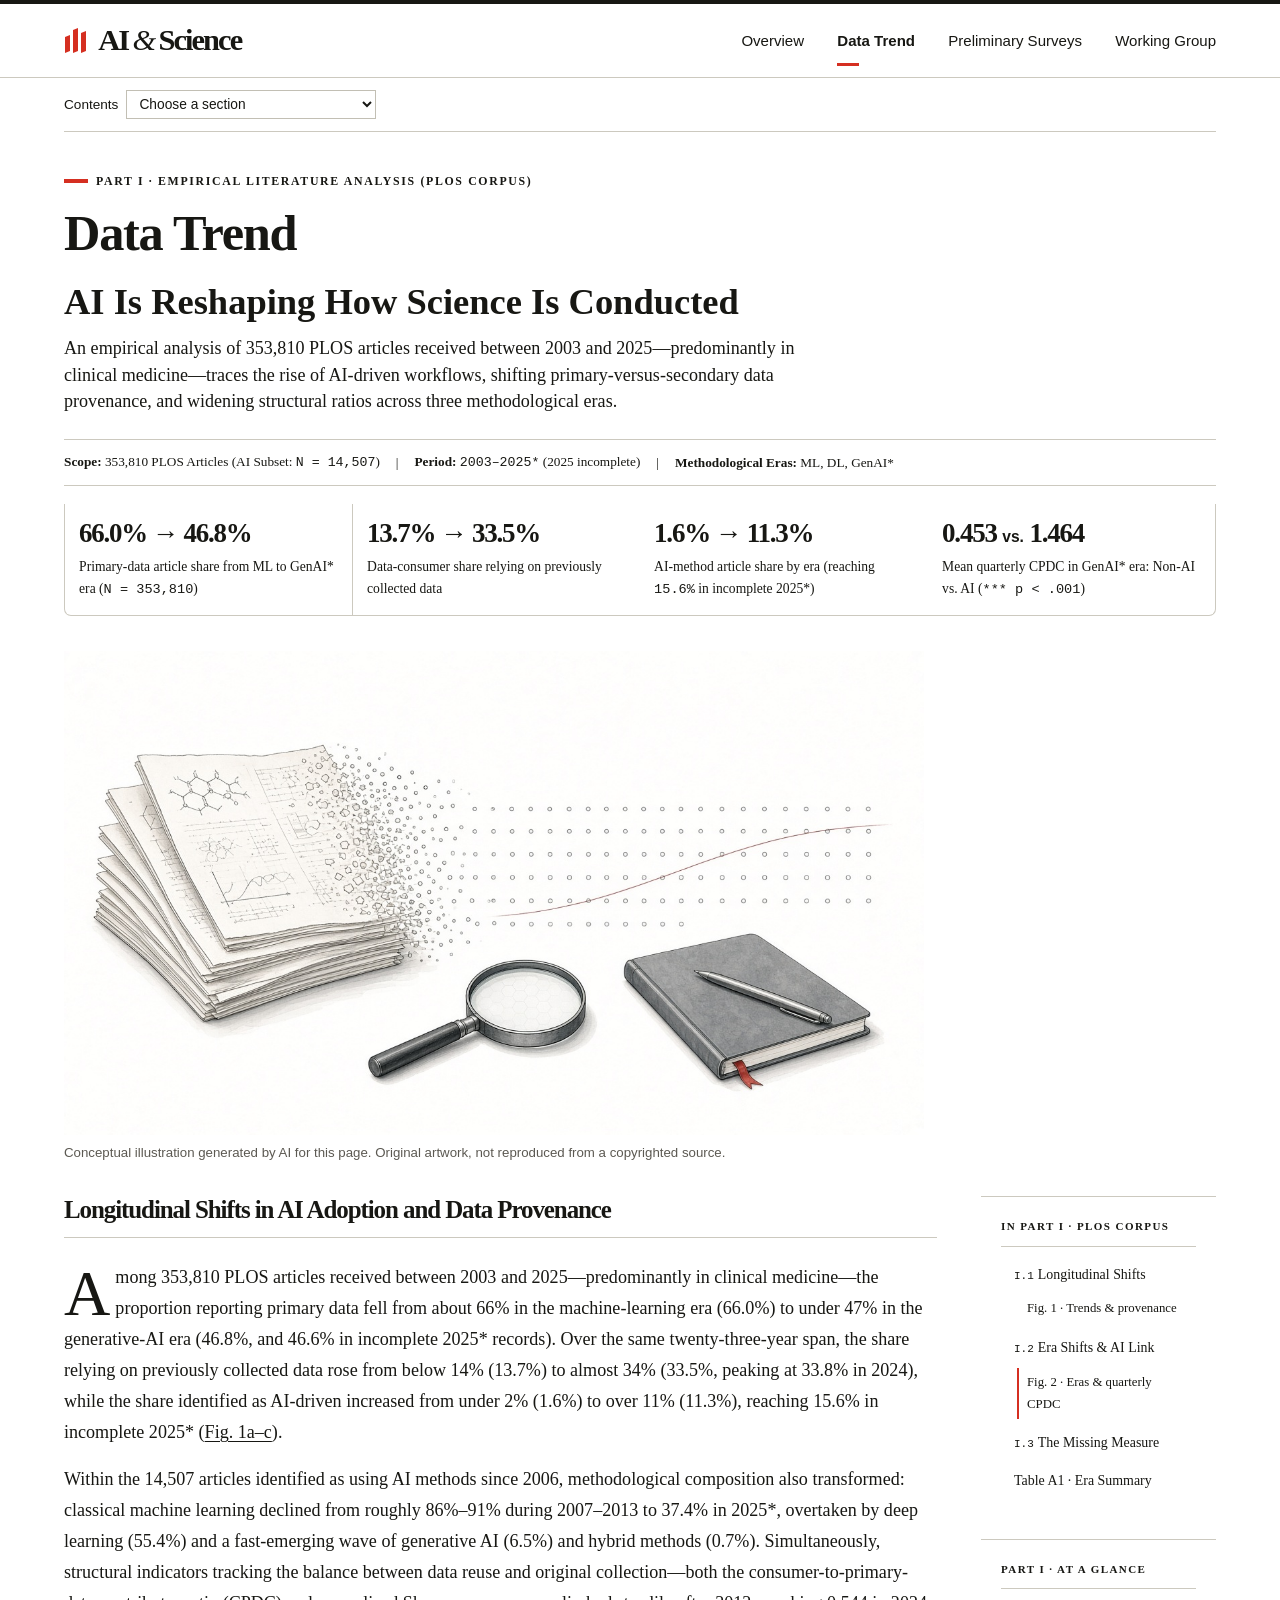
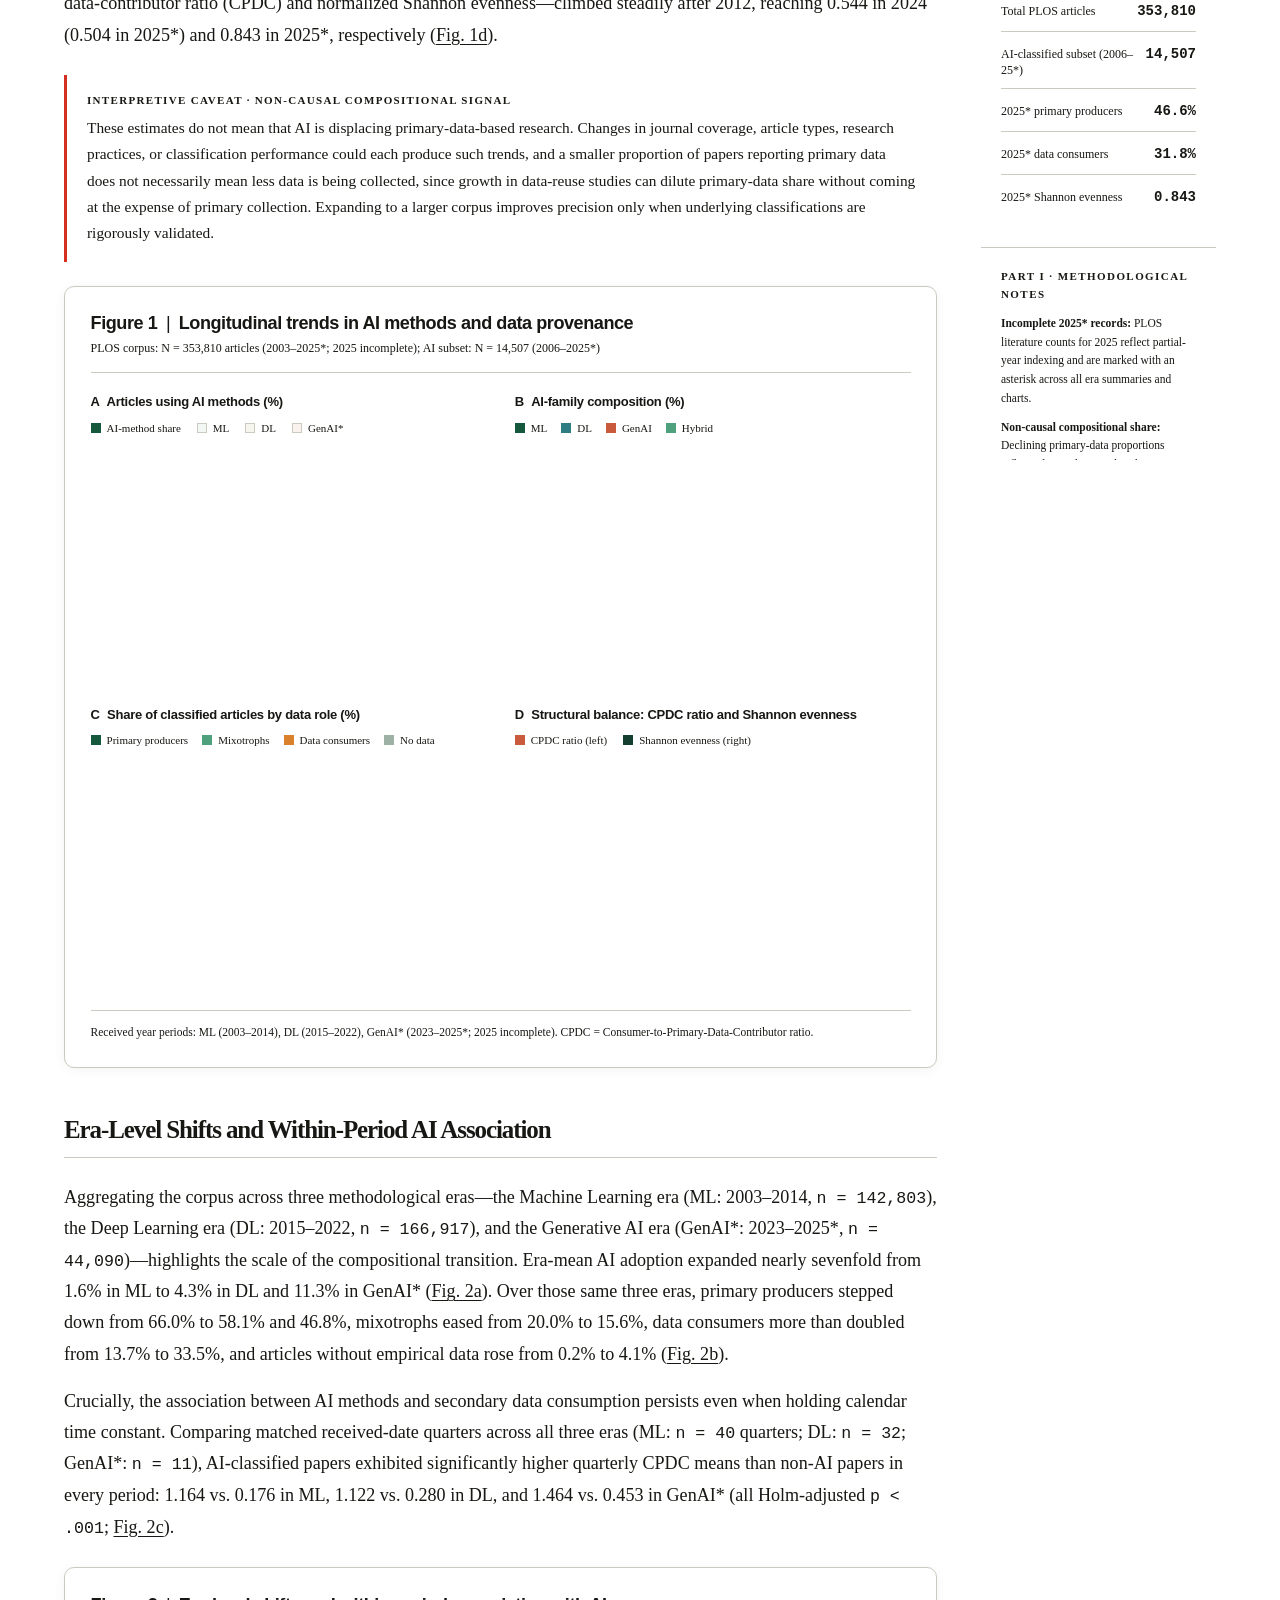
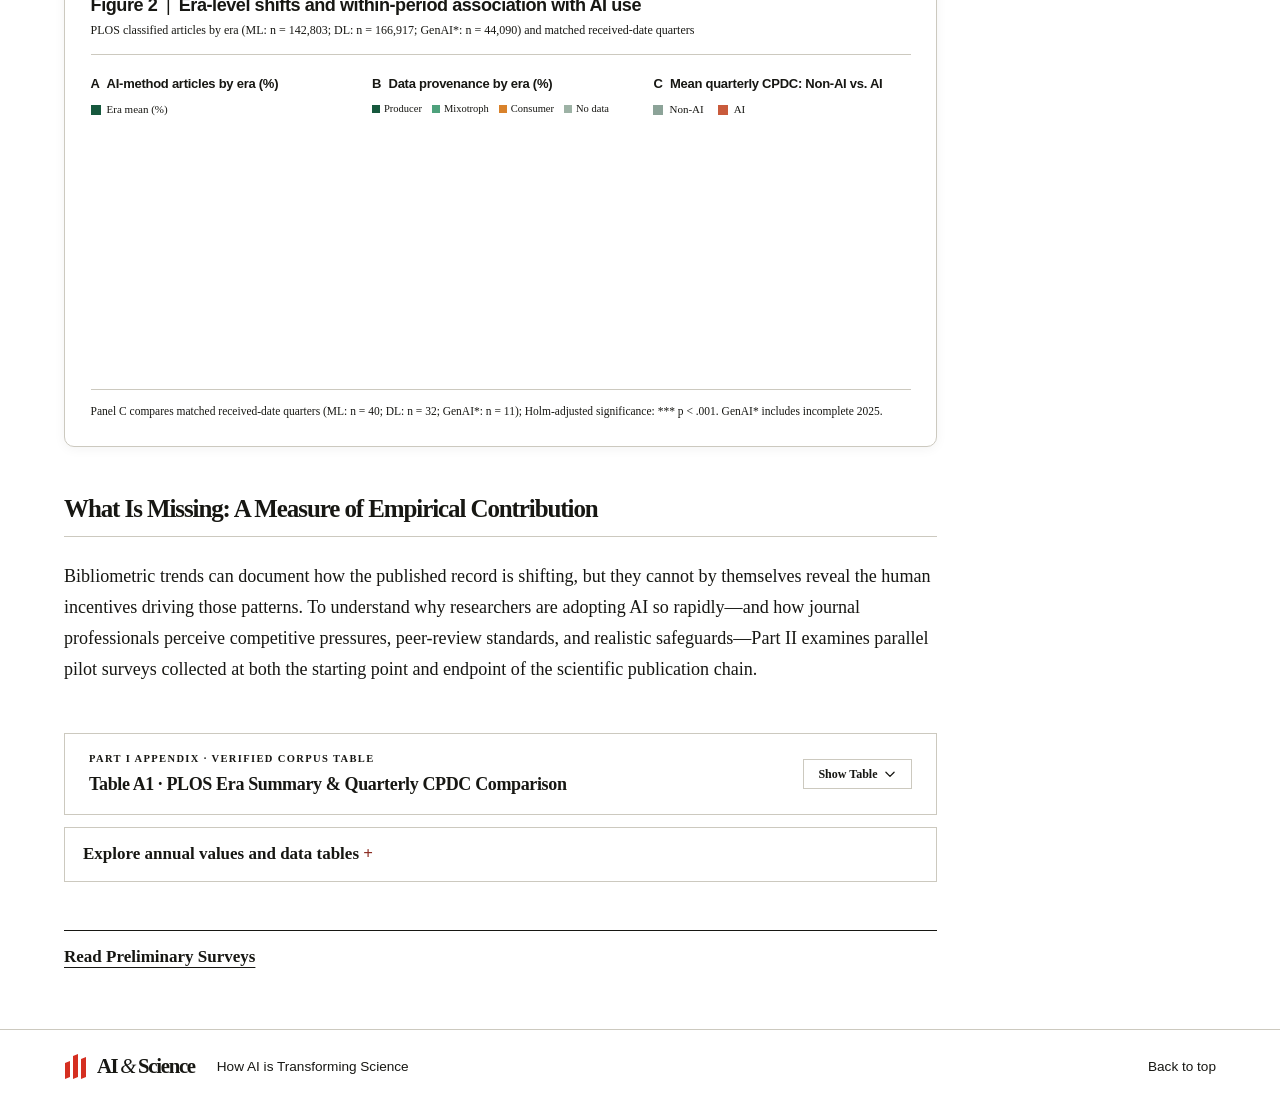
<file: How_AI_Is_Transforming_Science/plos.html>
<!doctype html><html lang="en"><head><meta charset="utf-8"><meta name="viewport" content="width=device-width,initial-scale=1"><meta name="theme-color" content="#ffffff"><title>Data Trend | AI &amp; Science</title><meta name="description" content="Data Trend — evidence on AI methods, research data and editorial practice."><link rel="icon" href="art/icon.svg"><link rel="stylesheet" href="site.css"><link rel="stylesheet" href="report-utilities.css"><link rel="stylesheet" href="report.css"></head><body><a class="skip" href="#main">Skip to content</a><header class="mast"><div class="frame mast-inner"><a class="brand" href="index.html" aria-label="AI and Science home"><span class="brandmark" aria-hidden="true"><i></i><i></i><i></i></span>AI <em>&amp;</em> Science</a><nav aria-label="Main navigation"><a href="index.html">Overview</a><a href="plos.html" aria-current="page">Data Trend</a><a href="preliminary-surveys.html">Preliminary Surveys</a><a href="working-group.html">Working Group</a></nav></div></header><main id="main" class="frame"><div class="report-tools"><label class="jump">Contents <select id="jump"><option value="">Choose a section</option><option value="p1-sec-1">Data Trend · Annual trends</option><option value="p1-sec-2">Data Trend · Era comparisons</option><option value="p1-sec-3">Data Trend · Empirical contribution</option><option value="p1-appendix">Data Trend · Appendix A1</option></select></label></div><div class="research-report"><div id="part-1-container" class="reportpart">

      
      <header class="mb-10 sm:mb-12">
        <div class="max-w-4xl">
          
          <div class="inline-flex items-center gap-2 text-[11px] font-semibold uppercase tracking-[0.14em] text-botanical-eyebrow mb-3.5">
            <span class="w-6 h-[2px] bg-botanical-forest"></span>
            <span>PART I · EMPIRICAL LITERATURE ANALYSIS (PLOS CORPUS)</span>
          </div>

          
          <h1 class="data-trend-title font-display font-bold text-3xl sm:text-[2.75rem] lg:text-[3.15rem] leading-[1.13] tracking-tight text-botanical-evergreen mb-5">Data Trend</h1>

          
          <p class="report-headline">AI Is Reshaping How Science Is Conducted</p><p class="font-serif text-lg sm:text-[1.22rem] leading-[1.62] text-botanical-muted mb-6 max-w-3xl">
            An empirical analysis of 353,810 PLOS articles received between 2003 and 2025—predominantly in clinical medicine—traces the rise of AI-driven workflows, shifting primary-versus-secondary data provenance, and widening structural ratios across three methodological eras.
          </p>

          
          <div class="flex flex-wrap items-center gap-x-4 gap-y-1.5 py-3.5 border-y border-botanical-border text-xs text-botanical-muted">
            <span><strong class="font-semibold text-botanical-evergreen">Scope:</strong> 353,810 PLOS Articles (AI Subset: <span class="font-mono">N = 14,507</span>)</span>
            <span class="hidden sm:inline text-botanical-border" aria-hidden="true">|</span>
            <span><strong class="font-semibold text-botanical-evergreen">Period:</strong> <span class="font-mono">2003–2025*</span> (2025 incomplete)</span>
            <span class="hidden sm:inline text-botanical-border" aria-hidden="true">|</span>
            <span><strong class="font-semibold text-botanical-evergreen">Methodological Eras:</strong> ML, DL, GenAI*</span>
          </div>
        </div>

        
        <div class="mt-7 bg-white rounded-[10px] border border-botanical-border shadow-plate overflow-hidden print-avoid">
          <div class="report-metrics grid grid-cols-1 sm:grid-cols-2 lg:grid-cols-4 divide-y sm:divide-y-0 sm:divide-x divide-botanical-border/75">
            
            <div class="p-5 border-t-[3px] border-t-botanical-forest">
              <div class="font-mono font-semibold text-xl sm:text-2xl text-botanical-evergreen tabular-nums tracking-tight">
                66.0% → 46.8%
              </div>
              <p class="text-xs text-botanical-muted mt-1.5 leading-relaxed">
                Primary-data article share from ML to GenAI* era (<span class="font-mono">N = 353,810</span>)
              </p>
            </div>
            
            <div class="p-5 border-t-[3px] border-t-botanical-amber">
              <div class="font-mono font-semibold text-xl sm:text-2xl text-botanical-evergreen tabular-nums tracking-tight">
                13.7% → 33.5%
              </div>
              <p class="text-xs text-botanical-muted mt-1.5 leading-relaxed">
                Data-consumer share relying on previously collected data
              </p>
            </div>
            
            <div class="p-5 border-t-[3px] border-t-botanical-teal">
              <div class="font-mono font-semibold text-xl sm:text-2xl text-botanical-forest tabular-nums tracking-tight">
                1.6% → 11.3%
              </div>
              <p class="text-xs text-botanical-muted mt-1.5 leading-relaxed">
                AI-method article share by era (reaching <span class="font-mono">15.6%</span> in incomplete 2025*)
              </p>
            </div>
            
            <div class="p-5 border-t-[3px] border-t-botanical-terracotta">
              <div class="font-mono font-semibold text-xl sm:text-2xl text-botanical-terracotta tabular-nums tracking-tight">
                0.453 <span class="text-sm font-sans font-normal text-botanical-muted">vs.</span> 1.464
              </div>
              <p class="text-xs text-botanical-muted mt-1.5 leading-relaxed">
                Mean quarterly CPDC in GenAI* era: Non-AI vs. AI (<span class="font-mono">*** p &lt; .001</span>)
              </p>
            </div>
          </div>
        </div>
      </header>
      <figure class="concept-figure">
        <img src="art/data-trend-concept.jpg" width="1280" height="720" alt="Research papers resolve into measured points along a rising curve.">
        <figcaption><p>Conceptual illustration generated by AI for this page. Original artwork, not reproduced from a copyrighted source.</p></figcaption>
      </figure>
<div class="editorial-grid grid grid-cols-1 lg:grid-cols-[minmax(0,1fr)_280px] xl:grid-cols-[minmax(0,820px)_1fr] gap-8 xl:gap-11 items-start">

        
        <article class="min-w-0 space-y-12">

          
          <section id="p1-sec-1" class="scroll-mt-36 space-y-6">
            <div class="border-b border-botanical-border pb-3">
              <h2 class="font-display font-bold text-2xl sm:text-[1.85rem] leading-tight text-botanical-evergreen">
                Longitudinal Shifts in AI Adoption and Data Provenance
              </h2>
            </div>

            <div class="editorial-prose font-serif text-[1.06rem] leading-[1.82] text-botanical-prose space-y-4">
              <p class="editorial-dropcap">
                Among 353,810 PLOS articles received between 2003 and 2025—predominantly in clinical medicine—the proportion reporting primary data fell from about 66% in the machine-learning era (66.0%) to under 47% in the generative-AI era (46.8%, and 46.6% in incomplete 2025* records). Over the same twenty-three-year span, the share relying on previously collected data rose from below 14% (13.7%) to almost 34% (33.5%, peaking at 33.8% in 2024), while the share identified as AI-driven increased from under 2% (1.6%) to over 11% (11.3%), reaching 15.6% in incomplete 2025* (<a href="#p1-fig-1" class="text-botanical-forest font-medium underline decoration-botanical-border underline-offset-2 hover:decoration-botanical-forest">Fig. 1a–c</a>).
              </p>
              <p>
                Within the 14,507 articles identified as using AI methods since 2006, methodological composition also transformed: classical machine learning declined from roughly 86%–91% during 2007–2013 to 37.4% in 2025*, overtaken by deep learning (55.4%) and a fast-emerging wave of generative AI (6.5%) and hybrid methods (0.7%). Simultaneously, structural indicators tracking the balance between data reuse and original collection—both the consumer-to-primary-data-contributor ratio (CPDC) and normalized Shannon evenness—climbed steadily after 2012, reaching 0.544 in 2024 (0.504 in 2025*) and 0.843 in 2025*, respectively (<a href="#p1-fig-1" class="text-botanical-forest font-medium underline decoration-botanical-border underline-offset-2 hover:decoration-botanical-forest">Fig. 1d</a>).
              </p>
            </div>

            
            <div class="bg-botanical-tint border-l-4 border-botanical-forest rounded-r-[10px] px-5 py-4 print-avoid">
              <div class="text-[11px] font-semibold uppercase tracking-[0.12em] text-botanical-evergreen mb-1.5">
                Interpretive Caveat · Non-Causal Compositional Signal
              </div>
              <p class="font-serif text-[0.96rem] leading-[1.7] text-botanical-prose">
                These estimates do not mean that AI is displacing primary-data-based research. Changes in journal coverage, article types, research practices, or classification performance could each produce such trends, and a smaller proportion of papers reporting primary data does not necessarily mean less data is being collected, since growth in data-reuse studies can dilute primary-data share without coming at the expense of primary collection. Expanding to a larger corpus improves precision only when underlying classifications are rigorously validated.
              </p>
            </div>

            
            <figure id="p1-fig-1" class="figure-plate scroll-mt-36 bg-white rounded-[10px] border border-botanical-border p-5 sm:p-7 shadow-plate">
              <figcaption class="pb-4 mb-5 border-b border-botanical-border/70">
                <div class="font-sans font-bold text-base sm:text-[1.12rem] text-botanical-evergreen tracking-tight">
                  Figure 1 <span class="text-botanical-border font-normal mx-1">|</span> Longitudinal trends in AI methods and data provenance
                </div>
                <p class="text-xs text-botanical-muted mt-1">
                  PLOS corpus: N = 353,810 articles (2003–2025*; 2025 incomplete); AI subset: N = 14,507 (2006–2025*)
                </p>
              </figcaption>

              
              <div class="grid grid-cols-1 md:grid-cols-2 gap-6 sm:gap-7">
                
                <div class="min-w-0 flex flex-col">
                  <h3 class="font-sans font-bold text-[13px] text-botanical-evergreen mb-2">
                    A <span class="font-semibold ml-1">Articles using AI methods (%)</span>
                  </h3>
                  <div class="flex flex-wrap items-center gap-x-4 gap-y-1 text-[11px] text-botanical-muted mb-2.5">
                    <span class="inline-flex items-center gap-1.5"><span class="w-2.5 h-2.5 rounded-[2px] bg-botanical-forest"></span>AI-method share</span>
                    <span class="inline-flex items-center gap-1.5"><span class="w-2.5 h-2.5 rounded-[2px] bg-[#f3f8f5] border border-botanical-border"></span>ML</span>
                    <span class="inline-flex items-center gap-1.5"><span class="w-2.5 h-2.5 rounded-[2px] bg-[#f7f6ee] border border-botanical-border"></span>DL</span>
                    <span class="inline-flex items-center gap-1.5"><span class="w-2.5 h-2.5 rounded-[2px] bg-[#faf2ef] border border-botanical-border"></span>GenAI*</span>
                  </div>
                  <div class="relative w-full h-[230px]">
                    <canvas id="fig1-a"></canvas>
                  </div>
                </div>

                
                <div class="min-w-0 flex flex-col">
                  <h3 class="font-sans font-bold text-[13px] text-botanical-evergreen mb-2">
                    B <span class="font-semibold ml-1">AI-family composition (%)</span>
                  </h3>
                  <div class="flex flex-wrap items-center gap-x-3.5 gap-y-1 text-[11px] text-botanical-muted mb-2.5">
                    <span class="inline-flex items-center gap-1.5"><span class="w-2.5 h-2.5 rounded-[2px] bg-[#16583d]"></span>ML</span>
                    <span class="inline-flex items-center gap-1.5"><span class="w-2.5 h-2.5 rounded-[2px] bg-[#2d7d82]"></span>DL</span>
                    <span class="inline-flex items-center gap-1.5"><span class="w-2.5 h-2.5 rounded-[2px] bg-[#c95b3c]"></span>GenAI</span>
                    <span class="inline-flex items-center gap-1.5"><span class="w-2.5 h-2.5 rounded-[2px] bg-[#4ea17c]"></span>Hybrid</span>
                  </div>
                  <div class="relative w-full h-[230px]">
                    <canvas id="fig1-b"></canvas>
                  </div>
                </div>

                
                <div class="min-w-0 flex flex-col">
                  <h3 class="font-sans font-bold text-[13px] text-botanical-evergreen mb-2">
                    C <span class="font-semibold ml-1">Share of classified articles by data role (%)</span>
                  </h3>
                  <div class="flex flex-wrap items-center gap-x-3.5 gap-y-1 text-[11px] text-botanical-muted mb-2.5">
                    <span class="inline-flex items-center gap-1.5"><span class="w-2.5 h-2.5 rounded-[2px] bg-[#16583d]"></span>Primary producers</span>
                    <span class="inline-flex items-center gap-1.5"><span class="w-2.5 h-2.5 rounded-[2px] bg-[#4ea17c]"></span>Mixotrophs</span>
                    <span class="inline-flex items-center gap-1.5"><span class="w-2.5 h-2.5 rounded-[2px] bg-[#d9822b]"></span>Data consumers</span>
                    <span class="inline-flex items-center gap-1.5"><span class="w-2.5 h-2.5 rounded-[2px] bg-[#9db2a5]"></span>No data</span>
                  </div>
                  <div class="relative w-full h-[230px]">
                    <canvas id="fig1-c"></canvas>
                  </div>
                </div>

                
                <div class="min-w-0 flex flex-col">
                  <h3 class="font-sans font-bold text-[13px] text-botanical-evergreen mb-2">
                    D <span class="font-semibold ml-1">Structural balance: CPDC ratio and Shannon evenness</span>
                  </h3>
                  <div class="flex flex-wrap items-center gap-x-4 gap-y-1 text-[11px] text-botanical-muted mb-2.5">
                    <span class="inline-flex items-center gap-1.5"><span class="w-2.5 h-2.5 rounded-[2px] bg-[#c95b3c]"></span>CPDC ratio (left)</span>
                    <span class="inline-flex items-center gap-1.5"><span class="w-2.5 h-2.5 rounded-[2px] bg-[#123f2f]"></span>Shannon evenness (right)</span>
                  </div>
                  <div class="relative w-full h-[230px]">
                    <canvas id="fig1-d"></canvas>
                  </div>
                </div>
              </div>

              <p class="text-[11.5px] text-botanical-muted mt-5 pt-3 border-t border-botanical-border/60 leading-relaxed">
                Received year periods: ML (2003–2014), DL (2015–2022), GenAI* (2023–2025*; 2025 incomplete). CPDC = Consumer-to-Primary-Data-Contributor ratio.
              </p>
            </figure>
          </section>

          
          <section id="p1-sec-2" class="scroll-mt-36 space-y-6">
            <div class="border-b border-botanical-border pb-3">
              <h2 class="font-display font-bold text-2xl sm:text-[1.85rem] leading-tight text-botanical-evergreen">
                Era-Level Shifts and Within-Period AI Association
              </h2>
            </div>

            <div class="editorial-prose font-serif text-[1.06rem] leading-[1.82] text-botanical-prose space-y-4">
              <p>
                Aggregating the corpus across three methodological eras—the Machine Learning era (ML: 2003–2014, <span class="font-mono text-[0.92em]">n = 142,803</span>), the Deep Learning era (DL: 2015–2022, <span class="font-mono text-[0.92em]">n = 166,917</span>), and the Generative AI era (GenAI*: 2023–2025*, <span class="font-mono text-[0.92em]">n = 44,090</span>)—highlights the scale of the compositional transition. Era-mean AI adoption expanded nearly sevenfold from 1.6% in ML to 4.3% in DL and 11.3% in GenAI* (<a href="#p1-fig-2" class="text-botanical-forest font-medium underline decoration-botanical-border underline-offset-2 hover:decoration-botanical-forest">Fig. 2a</a>). Over those same three eras, primary producers stepped down from 66.0% to 58.1% and 46.8%, mixotrophs eased from 20.0% to 15.6%, data consumers more than doubled from 13.7% to 33.5%, and articles without empirical data rose from 0.2% to 4.1% (<a href="#p1-fig-2" class="text-botanical-forest font-medium underline decoration-botanical-border underline-offset-2 hover:decoration-botanical-forest">Fig. 2b</a>).
              </p>
              <p>
                Crucially, the association between AI methods and secondary data consumption persists even when holding calendar time constant. Comparing matched received-date quarters across all three eras (ML: <span class="font-mono text-[0.92em]">n = 40</span> quarters; DL: <span class="font-mono text-[0.92em]">n = 32</span>; GenAI*: <span class="font-mono text-[0.92em]">n = 11</span>), AI-classified papers exhibited significantly higher quarterly CPDC means than non-AI papers in every period: 1.164 vs. 0.176 in ML, 1.122 vs. 0.280 in DL, and 1.464 vs. 0.453 in GenAI* (all Holm-adjusted <span class="font-mono text-[0.92em]">p &lt; .001</span>; <a href="#p1-fig-2" class="text-botanical-forest font-medium underline decoration-botanical-border underline-offset-2 hover:decoration-botanical-forest">Fig. 2c</a>).
              </p>
            </div>

            
            <figure id="p1-fig-2" class="figure-plate scroll-mt-36 bg-white rounded-[10px] border border-botanical-border p-5 sm:p-7 shadow-plate">
              <figcaption class="pb-4 mb-5 border-b border-botanical-border/70">
                <div class="font-sans font-bold text-base sm:text-[1.12rem] text-botanical-evergreen tracking-tight">
                  Figure 2 <span class="text-botanical-border font-normal mx-1">|</span> Era-level shifts and within-period association with AI use
                </div>
                <p class="text-xs text-botanical-muted mt-1">
                  PLOS classified articles by era (ML: n = 142,803; DL: n = 166,917; GenAI*: n = 44,090) and matched received-date quarters
                </p>
              </figcaption>

              <div class="grid grid-cols-1 md:grid-cols-3 gap-6">
                
                <div class="min-w-0 flex flex-col">
                  <h3 class="font-sans font-bold text-[13px] text-botanical-evergreen mb-2">
                    A <span class="font-semibold ml-1">AI-method articles by era (%)</span>
                  </h3>
                  <div class="flex items-center gap-3 text-[11px] text-botanical-muted mb-2.5">
                    <span class="inline-flex items-center gap-1.5"><span class="w-2.5 h-2.5 rounded-[2px] bg-[#16583d]"></span>Era mean (%)</span>
                  </div>
                  <div class="relative w-full h-[240px]">
                    <canvas id="fig2-a"></canvas>
                  </div>
                </div>

                
                <div class="min-w-0 flex flex-col">
                  <h3 class="font-sans font-bold text-[13px] text-botanical-evergreen mb-2">
                    B <span class="font-semibold ml-1">Data provenance by era (%)</span>
                  </h3>
                  <div class="flex flex-wrap items-center gap-x-2.5 gap-y-1 text-[10.5px] text-botanical-muted mb-2.5">
                    <span class="inline-flex items-center gap-1"><span class="w-2 h-2 rounded-[2px] bg-[#16583d]"></span>Producer</span>
                    <span class="inline-flex items-center gap-1"><span class="w-2 h-2 rounded-[2px] bg-[#4ea17c]"></span>Mixotroph</span>
                    <span class="inline-flex items-center gap-1"><span class="w-2 h-2 rounded-[2px] bg-[#d9822b]"></span>Consumer</span>
                    <span class="inline-flex items-center gap-1"><span class="w-2 h-2 rounded-[2px] bg-[#9db2a5]"></span>No data</span>
                  </div>
                  <div class="relative w-full h-[240px]">
                    <canvas id="fig2-b"></canvas>
                  </div>
                </div>

                
                <div class="min-w-0 flex flex-col">
                  <h3 class="font-sans font-bold text-[13px] text-botanical-evergreen mb-2">
                    C <span class="font-semibold ml-1">Mean quarterly CPDC: Non-AI vs. AI</span>
                  </h3>
                  <div class="flex items-center gap-3.5 text-[11px] text-botanical-muted mb-2.5">
                    <span class="inline-flex items-center gap-1.5"><span class="w-2.5 h-2.5 rounded-[2px] bg-[#8ca398]"></span>Non-AI</span>
                    <span class="inline-flex items-center gap-1.5"><span class="w-2.5 h-2.5 rounded-[2px] bg-[#c95b3c]"></span>AI</span>
                  </div>
                  <div class="relative w-full h-[240px]">
                    <canvas id="fig2-c"></canvas>
                  </div>
                </div>
              </div>

              <p class="text-[11.5px] text-botanical-muted mt-5 pt-3 border-t border-botanical-border/60 leading-relaxed">
                Panel C compares matched received-date quarters (ML: n = 40; DL: n = 32; GenAI*: n = 11); Holm-adjusted significance: *** p &lt; .001. GenAI* includes incomplete 2025.
              </p>
            </figure>
          </section>

          
          <section id="p1-sec-3" class="scroll-mt-36 space-y-6">
            <div class="border-b border-botanical-border pb-3">
              <h2 class="font-display font-bold text-2xl sm:text-[1.85rem] leading-tight text-botanical-evergreen">
                What Is Missing: A Measure of Empirical Contribution
              </h2>
            </div>
            <div class="editorial-prose font-serif text-[1.06rem] leading-[1.82] text-botanical-prose space-y-4">
              <p>
                Bibliometric trends can document how the published record is shifting, but they cannot by themselves reveal the human incentives driving those patterns. To understand why researchers are adopting AI so rapidly—and how journal professionals perceive competitive pressures, peer-review standards, and realistic safeguards—Part II examines parallel pilot surveys collected at both the starting point and endpoint of the scientific publication chain.
              </p>
            </div>
          </section>

          
          <section id="p1-appendix" class="scroll-mt-36">
            <details class="group bg-white rounded-[10px] border border-botanical-border shadow-plate overflow-hidden print-avoid">
              <summary class="px-5 sm:px-6 py-4 flex items-center justify-between gap-4 cursor-pointer select-none hover:bg-botanical-soft transition">
                <div>
                  <div class="text-[10.5px] font-semibold uppercase tracking-[0.13em] text-botanical-eyebrow">
                    PART I APPENDIX · VERIFIED CORPUS TABLE
                  </div>
                  <h2 class="font-display font-bold text-lg text-botanical-evergreen mt-0.5">
                    Table A1 · PLOS Era Summary &amp; Quarterly CPDC Comparison
                  </h2>
                </div>
                <span class="px-3.5 py-1.5 rounded-full text-xs font-semibold bg-botanical-canvas border border-botanical-border text-botanical-evergreen group-open:bg-botanical-forest group-open:text-white group-open:border-botanical-forest transition inline-flex items-center gap-1.5 shrink-0">
                  <span class="group-open:hidden">Show Table</span>
                  <span class="hidden group-open:inline">Hide Table</span>
                  <svg class="w-3.5 h-3.5 transition-transform group-open:rotate-180" fill="none" stroke="currentColor" stroke-width="2.2" viewbox="0 0 24 24">
                    <path stroke-linecap="round" stroke-linejoin="round" d="M19 9l-7 7-7-7"></path>
                  </svg>
                </span>
              </summary>

              <div class="px-5 sm:px-6 pb-6 pt-4 border-t border-botanical-border bg-white">
                <div class="overflow-x-auto rounded-lg border border-botanical-border">
                  <table class="min-w-full text-xs text-left border-collapse tabular-nums">
                    <thead class="bg-botanical-tint text-botanical-evergreen font-semibold border-b border-botanical-border">
                      <tr>
                        <th class="px-3 py-2.5">Era</th>
                        <th class="px-3 py-2.5 text-right">Articles (n)</th>
                        <th class="px-3 py-2.5 text-right">AI Share</th>
                        <th class="px-3 py-2.5 text-right">Producer</th>
                        <th class="px-3 py-2.5 text-right">Mixotroph</th>
                        <th class="px-3 py-2.5 text-right">Consumer</th>
                        <th class="px-3 py-2.5 text-right">No Data</th>
                        <th class="px-3 py-2.5 text-right">Qtr CPDC (Non-AI / AI)</th>
                      </tr>
                    </thead>
                    <tbody class="divide-y divide-botanical-border/60 font-mono text-botanical-prose">
                      <tr class="hover:bg-botanical-soft">
                        <td class="px-3 py-2 font-sans font-semibold text-botanical-evergreen">ML (2003–2014)</td>
                        <td class="px-3 py-2 text-right">142,803</td>
                        <td class="px-3 py-2 text-right">1.6%</td>
                        <td class="px-3 py-2 text-right">66.0%</td>
                        <td class="px-3 py-2 text-right">20.0%</td>
                        <td class="px-3 py-2 text-right">13.7%</td>
                        <td class="px-3 py-2 text-right">0.2%</td>
                        <td class="px-3 py-2 text-right">0.176 / 1.164***</td>
                      </tr>
                      <tr class="hover:bg-botanical-soft">
                        <td class="px-3 py-2 font-sans font-semibold text-botanical-evergreen">DL (2015–2022)</td>
                        <td class="px-3 py-2 text-right">166,917</td>
                        <td class="px-3 py-2 text-right">4.3%</td>
                        <td class="px-3 py-2 text-right">58.1%</td>
                        <td class="px-3 py-2 text-right">18.9%</td>
                        <td class="px-3 py-2 text-right">22.3%</td>
                        <td class="px-3 py-2 text-right">0.8%</td>
                        <td class="px-3 py-2 text-right">0.280 / 1.122***</td>
                      </tr>
                      <tr class="hover:bg-botanical-soft bg-botanical-soft/60">
                        <td class="px-3 py-2 font-sans font-semibold text-botanical-evergreen">GenAI* (2023–2025*)</td>
                        <td class="px-3 py-2 text-right">44,090</td>
                        <td class="px-3 py-2 text-right font-semibold text-botanical-forest">11.3%</td>
                        <td class="px-3 py-2 text-right font-semibold">46.8%</td>
                        <td class="px-3 py-2 text-right">15.6%</td>
                        <td class="px-3 py-2 text-right font-semibold text-botanical-terracotta">33.5%</td>
                        <td class="px-3 py-2 text-right">4.1%</td>
                        <td class="px-3 py-2 text-right">0.453 / 1.464***</td>
                      </tr>
                    </tbody>
                  </table>
                </div>
              </div>
            </details>
          <details class="annual-explorer"><summary>Explore annual values and data tables</summary><div class="plot-card"><label for="metric">Annual trend</label><select id="metric"><option value="ai">AI adoption</option><option value="role">Data roles</option><option value="family">AI families</option><option value="balance">CPDC and evenness</option></select><div id="chart"></div><div id="legend" class="legend"></div><label class="yearlabel" for="year">Inspect received year <output id="year-label" for="year"></output></label><input id="year" type="range" min="0" max="22" value="22"><div id="readout" aria-live="polite"></div></div><p class="note">* 2025 covers incomplete records. The AI-family series starts in 2006. Dashed lines mark the boundaries between methodological eras.</p><details class="fold"><summary>Annual data</summary><div class="table-scroll" tabindex="0"><table><thead><tr><th scope="col">Received year</th><th scope="col">AI (%)</th><th scope="col">Producer (%)</th><th scope="col">Mixed (%)</th><th scope="col">Consumer (%)</th><th scope="col">No data (%)</th><th scope="col">CPDC</th><th scope="col">Evenness</th></tr></thead><tbody><tr><th scope="row">2003</th><td>2.75</td><td>62.39</td><td>27.52</td><td>10.09</td><td>0.00</td><td>0.112</td><td>0.635</td></tr><tr><th scope="row">2004</th><td>0.83</td><td>62.24</td><td>22.82</td><td>14.53</td><td>0.41</td><td>0.171</td><td>0.675</td></tr><tr><th scope="row">2005</th><td>0.97</td><td>48.55</td><td>27.01</td><td>24.12</td><td>0.32</td><td>0.319</td><td>0.769</td></tr><tr><th scope="row">2006</th><td>2.96</td><td>53.37</td><td>23.27</td><td>23.03</td><td>0.33</td><td>0.300</td><td>0.744</td></tr><tr><th scope="row">2007</th><td>1.60</td><td>61.10</td><td>21.71</td><td>16.77</td><td>0.42</td><td>0.203</td><td>0.689</td></tr><tr><th scope="row">2008</th><td>1.28</td><td>63.13</td><td>21.95</td><td>14.75</td><td>0.17</td><td>0.173</td><td>0.661</td></tr><tr><th scope="row">2009</th><td>1.41</td><td>64.71</td><td>21.22</td><td>13.80</td><td>0.27</td><td>0.161</td><td>0.649</td></tr><tr><th scope="row">2010</th><td>1.47</td><td>65.47</td><td>20.92</td><td>13.41</td><td>0.20</td><td>0.155</td><td>0.640</td></tr><tr><th scope="row">2011</th><td>1.65</td><td>66.70</td><td>20.86</td><td>12.25</td><td>0.19</td><td>0.140</td><td>0.625</td></tr><tr><th scope="row">2012</th><td>1.57</td><td>67.48</td><td>19.92</td><td>12.39</td><td>0.21</td><td>0.142</td><td>0.619</td></tr><tr><th scope="row">2013</th><td>1.64</td><td>66.70</td><td>19.36</td><td>13.72</td><td>0.22</td><td>0.159</td><td>0.630</td></tr><tr><th scope="row">2014</th><td>1.77</td><td>65.74</td><td>19.02</td><td>14.98</td><td>0.26</td><td>0.177</td><td>0.643</td></tr><tr><th scope="row">2015</th><td>2.10</td><td>63.68</td><td>20.02</td><td>16.07</td><td>0.23</td><td>0.192</td><td>0.661</td></tr><tr><th scope="row">2016</th><td>2.43</td><td>62.04</td><td>19.24</td><td>18.43</td><td>0.29</td><td>0.227</td><td>0.680</td></tr><tr><th scope="row">2017</th><td>3.30</td><td>60.53</td><td>19.53</td><td>19.60</td><td>0.34</td><td>0.245</td><td>0.694</td></tr><tr><th scope="row">2018</th><td>3.99</td><td>58.63</td><td>20.18</td><td>20.77</td><td>0.42</td><td>0.264</td><td>0.711</td></tr><tr><th scope="row">2019</th><td>4.43</td><td>57.28</td><td>19.98</td><td>22.47</td><td>0.27</td><td>0.291</td><td>0.716</td></tr><tr><th scope="row">2020</th><td>5.39</td><td>55.17</td><td>17.79</td><td>26.28</td><td>0.76</td><td>0.360</td><td>0.738</td></tr><tr><th scope="row">2021</th><td>6.57</td><td>52.06</td><td>17.42</td><td>28.68</td><td>1.84</td><td>0.413</td><td>0.776</td></tr><tr><th scope="row">2022</th><td>7.97</td><td>51.36</td><td>16.29</td><td>29.54</td><td>2.81</td><td>0.437</td><td>0.792</td></tr><tr><th scope="row">2023</th><td>9.60</td><td>47.31</td><td>15.30</td><td>33.60</td><td>3.79</td><td>0.537</td><td>0.816</td></tr><tr><th scope="row">2024</th><td>11.99</td><td>46.40</td><td>15.69</td><td>33.77</td><td>4.14</td><td>0.544</td><td>0.826</td></tr><tr><th scope="row">2025*</th><td>15.58</td><td>46.61</td><td>16.51</td><td>31.83</td><td>5.05</td><td>0.504</td><td>0.843</td></tr></tbody></table></div></details><details class="fold"><summary>Annual AI-family composition</summary><div class="table-scroll" tabindex="0"><table><thead><tr><th scope="col">Received year</th><th scope="col">ML (%)</th><th scope="col">DL (%)</th><th scope="col">GenAI (%)</th><th scope="col">Hybrid (%)</th></tr></thead><tbody><tr><th scope="row">2006</th><td>77.78</td><td>22.22</td><td>0.00</td><td>0.00</td></tr><tr><th scope="row">2007</th><td>89.13</td><td>10.87</td><td>0.00</td><td>0.00</td></tr><tr><th scope="row">2008</th><td>86.44</td><td>13.56</td><td>0.00</td><td>0.00</td></tr><tr><th scope="row">2009</th><td>90.53</td><td>9.47</td><td>0.00</td><td>0.00</td></tr><tr><th scope="row">2010</th><td>90.96</td><td>8.44</td><td>0.60</td><td>0.00</td></tr><tr><th scope="row">2011</th><td>83.90</td><td>15.79</td><td>0.31</td><td>0.00</td></tr><tr><th scope="row">2012</th><td>89.89</td><td>9.46</td><td>0.65</td><td>0.00</td></tr><tr><th scope="row">2013</th><td>89.07</td><td>10.22</td><td>0.53</td><td>0.18</td></tr><tr><th scope="row">2014</th><td>86.08</td><td>13.74</td><td>0.18</td><td>0.00</td></tr><tr><th scope="row">2015</th><td>87.35</td><td>12.30</td><td>0.35</td><td>0.00</td></tr><tr><th scope="row">2016</th><td>84.32</td><td>15.34</td><td>0.34</td><td>0.00</td></tr><tr><th scope="row">2017</th><td>78.78</td><td>20.80</td><td>0.42</td><td>0.00</td></tr><tr><th scope="row">2018</th><td>71.98</td><td>27.33</td><td>0.69</td><td>0.00</td></tr><tr><th scope="row">2019</th><td>66.62</td><td>33.12</td><td>0.26</td><td>0.00</td></tr><tr><th scope="row">2020</th><td>58.59</td><td>41.05</td><td>0.36</td><td>0.00</td></tr><tr><th scope="row">2021</th><td>55.54</td><td>43.64</td><td>0.75</td><td>0.07</td></tr><tr><th scope="row">2022</th><td>48.73</td><td>49.68</td><td>1.59</td><td>0.00</td></tr><tr><th scope="row">2023</th><td>45.99</td><td>50.80</td><td>3.10</td><td>0.11</td></tr><tr><th scope="row">2024</th><td>42.71</td><td>51.81</td><td>5.18</td><td>0.30</td></tr><tr><th scope="row">2025*</th><td>37.43</td><td>55.43</td><td>6.48</td><td>0.66</td></tr></tbody></table></div></details></details></section>

          
          <div class="report-bridge"><a href="preliminary-surveys.html">Read Preliminary Surveys</a></div></article>

        
        <aside class="lg:sticky lg:top-36 space-y-5">
          
          <nav aria-label="Part I outline" class="hidden lg:block bg-white rounded-[10px] border border-botanical-border p-5 shadow-plate no-print">
            <div class="text-[11px] font-semibold uppercase tracking-[0.13em] text-botanical-eyebrow pb-2.5 mb-2.5 border-b border-botanical-border/70">
              IN PART I · PLOS CORPUS
            </div>
            <ul class="space-y-0.5 text-[12.5px]">
              <li>
                <a href="#p1-sec-1" data-spy="p1-sec-1" class="spy-link block px-2.5 py-1.5 rounded-r-md border-l-[3px] border-transparent text-botanical-muted hover:text-botanical-evergreen hover:bg-botanical-soft transition">
                  <span class="font-mono text-[11px] mr-1">I.1</span>Longitudinal Shifts
                </a>
              </li>
              <li class="pl-4">
                <a href="#p1-fig-1" data-spy="p1-fig-1" class="spy-link block px-2 py-1 rounded-r-md border-l-2 border-transparent text-[11.5px] text-botanical-muted hover:text-botanical-forest transition">
                  Fig. 1 · Trends &amp; provenance
                </a>
              </li>
              <li class="pt-1">
                <a href="#p1-sec-2" data-spy="p1-sec-2" class="spy-link block px-2.5 py-1.5 rounded-r-md border-l-[3px] border-transparent text-botanical-muted hover:text-botanical-evergreen hover:bg-botanical-soft transition">
                  <span class="font-mono text-[11px] mr-1">I.2</span>Era Shifts &amp; AI Link
                </a>
              </li>
              <li class="pl-4">
                <a href="#p1-fig-2" data-spy="p1-fig-2" class="spy-link block px-2 py-1 rounded-r-md border-l-2 border-transparent text-[11.5px] text-botanical-muted hover:text-botanical-forest transition">
                  Fig. 2 · Eras &amp; quarterly CPDC
                </a>
              </li>
              <li class="pt-1">
                <a href="#p1-sec-3" data-spy="p1-sec-3" class="spy-link block px-2.5 py-1.5 rounded-r-md border-l-[3px] border-transparent text-botanical-muted hover:text-botanical-evergreen hover:bg-botanical-soft transition">
                  <span class="font-mono text-[11px] mr-1">I.3</span>The Missing Measure
                </a>
              </li>
              <li>
                <a href="#p1-appendix" data-spy="p1-appendix" class="spy-link block px-2.5 py-1.5 rounded-r-md border-l-[3px] border-transparent text-botanical-muted hover:text-botanical-evergreen hover:bg-botanical-soft transition">
                  Table A1 · Era Summary
                </a>
              </li>
            </ul>
          </nav>

          
          <div class="bg-white rounded-[10px] border border-botanical-border p-5 shadow-plate print-avoid">
            <div class="text-[11px] font-semibold uppercase tracking-[0.13em] text-botanical-eyebrow pb-2.5 mb-3 border-b border-botanical-border/70">
              PART I · AT A GLANCE
            </div>
            <dl class="space-y-3 text-xs">
              <div class="flex items-baseline justify-between gap-2 pb-2.5 border-b border-botanical-border/50">
                <dt class="text-botanical-muted">Total PLOS articles</dt>
                <dd class="font-mono font-semibold text-sm text-botanical-evergreen tabular-nums">353,810</dd>
              </div>
              <div class="flex items-baseline justify-between gap-2 pb-2.5 border-b border-botanical-border/50">
                <dt class="text-botanical-muted">AI-classified subset (2006–25*)</dt>
                <dd class="font-mono font-semibold text-sm text-botanical-forest tabular-nums">14,507</dd>
              </div>
              <div class="flex items-baseline justify-between gap-2 pb-2.5 border-b border-botanical-border/50">
                <dt class="text-botanical-muted">2025* primary producers</dt>
                <dd class="font-mono font-semibold text-sm text-botanical-evergreen tabular-nums">46.6%</dd>
              </div>
              <div class="flex items-baseline justify-between gap-2 pb-2.5 border-b border-botanical-border/50">
                <dt class="text-botanical-muted">2025* data consumers</dt>
                <dd class="font-mono font-semibold text-sm text-botanical-terracotta tabular-nums">31.8%</dd>
              </div>
              <div class="flex items-baseline justify-between gap-2">
                <dt class="text-botanical-muted">2025* Shannon evenness</dt>
                <dd class="font-mono font-semibold text-sm text-botanical-teal tabular-nums">0.843</dd>
              </div>
            </dl>
          </div>

          
          <div class="bg-botanical-tint rounded-[10px] border border-botanical-border p-5 text-xs leading-relaxed text-botanical-prose print-avoid">
            <div class="text-[11px] font-semibold uppercase tracking-[0.13em] text-botanical-evergreen mb-2.5">
              PART I · METHODOLOGICAL NOTES
            </div>
            <ul class="space-y-2.5 text-[11.5px] text-botanical-prose/95">
              <li>
                <strong class="text-botanical-evergreen">Incomplete 2025* records:</strong> PLOS literature counts for 2025 reflect partial-year indexing and are marked with an asterisk across all era summaries and charts.
              </li>
              <li>
                <strong class="text-botanical-evergreen">Non-causal compositional share:</strong> Declining primary-data proportions reflect relative shares rather than confirmed absolute reductions in primary data collection.
              </li>
              <li>
                <strong class="text-botanical-evergreen">CPDC definition:</strong> Consumer-to-Primary-Data-Contributor ratio measures the balance between articles relying solely on pre-existing data and those reporting primary data.
              </li>
            </ul>
          </div>
        </aside>
      </div>
    </div></div></main><footer class="site-footer"><div class="frame"><a class="brand" href="index.html" aria-label="AI and Science home"><span class="brandmark" aria-hidden="true"><i></i><i></i><i></i></span>AI <em>&amp;</em> Science</a><span>How AI is Transforming Science</span><a href="#main">Back to top</a></div></footer><script defer src="chart-assets/chart.umd.js"></script><script defer src="report-charts.js"></script><script defer src="report-ui.js"></script><script defer src="plos-data.js"></script><script defer src="trends.js"></script></body></html>
</file>
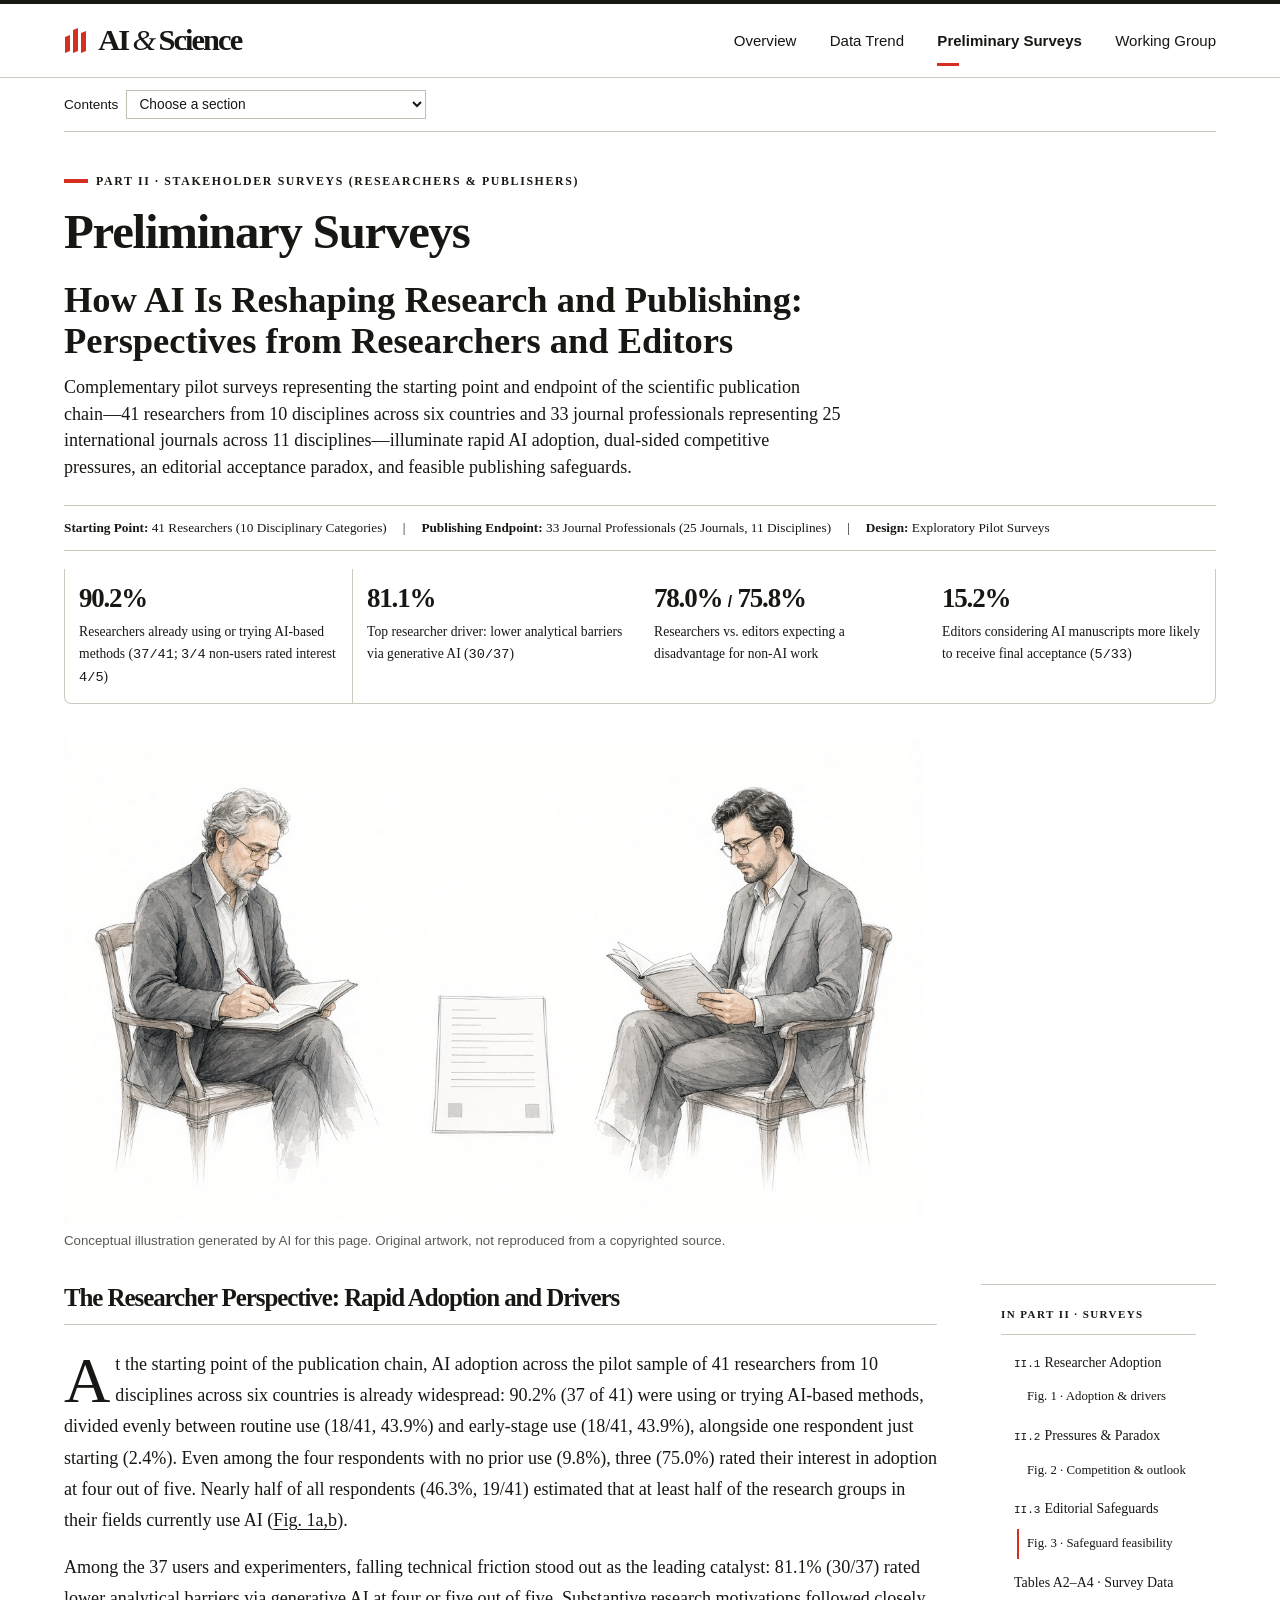
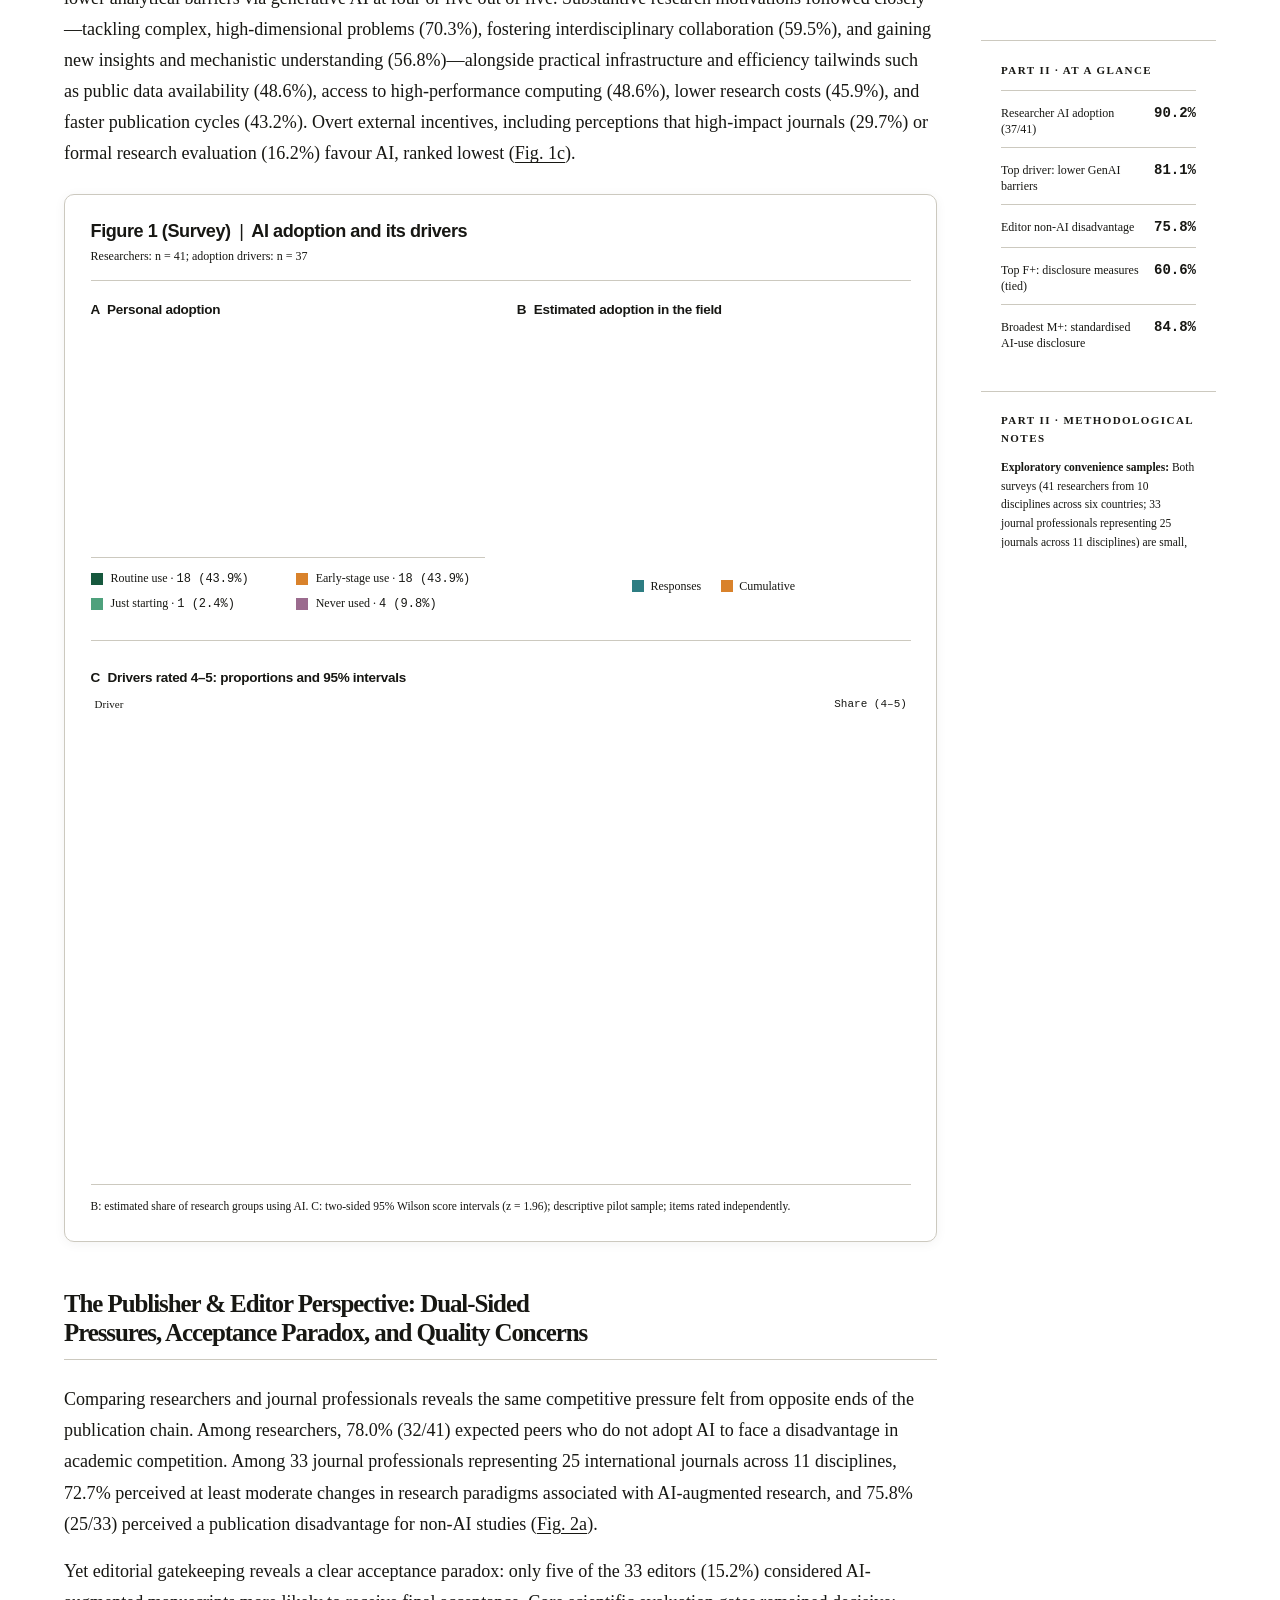
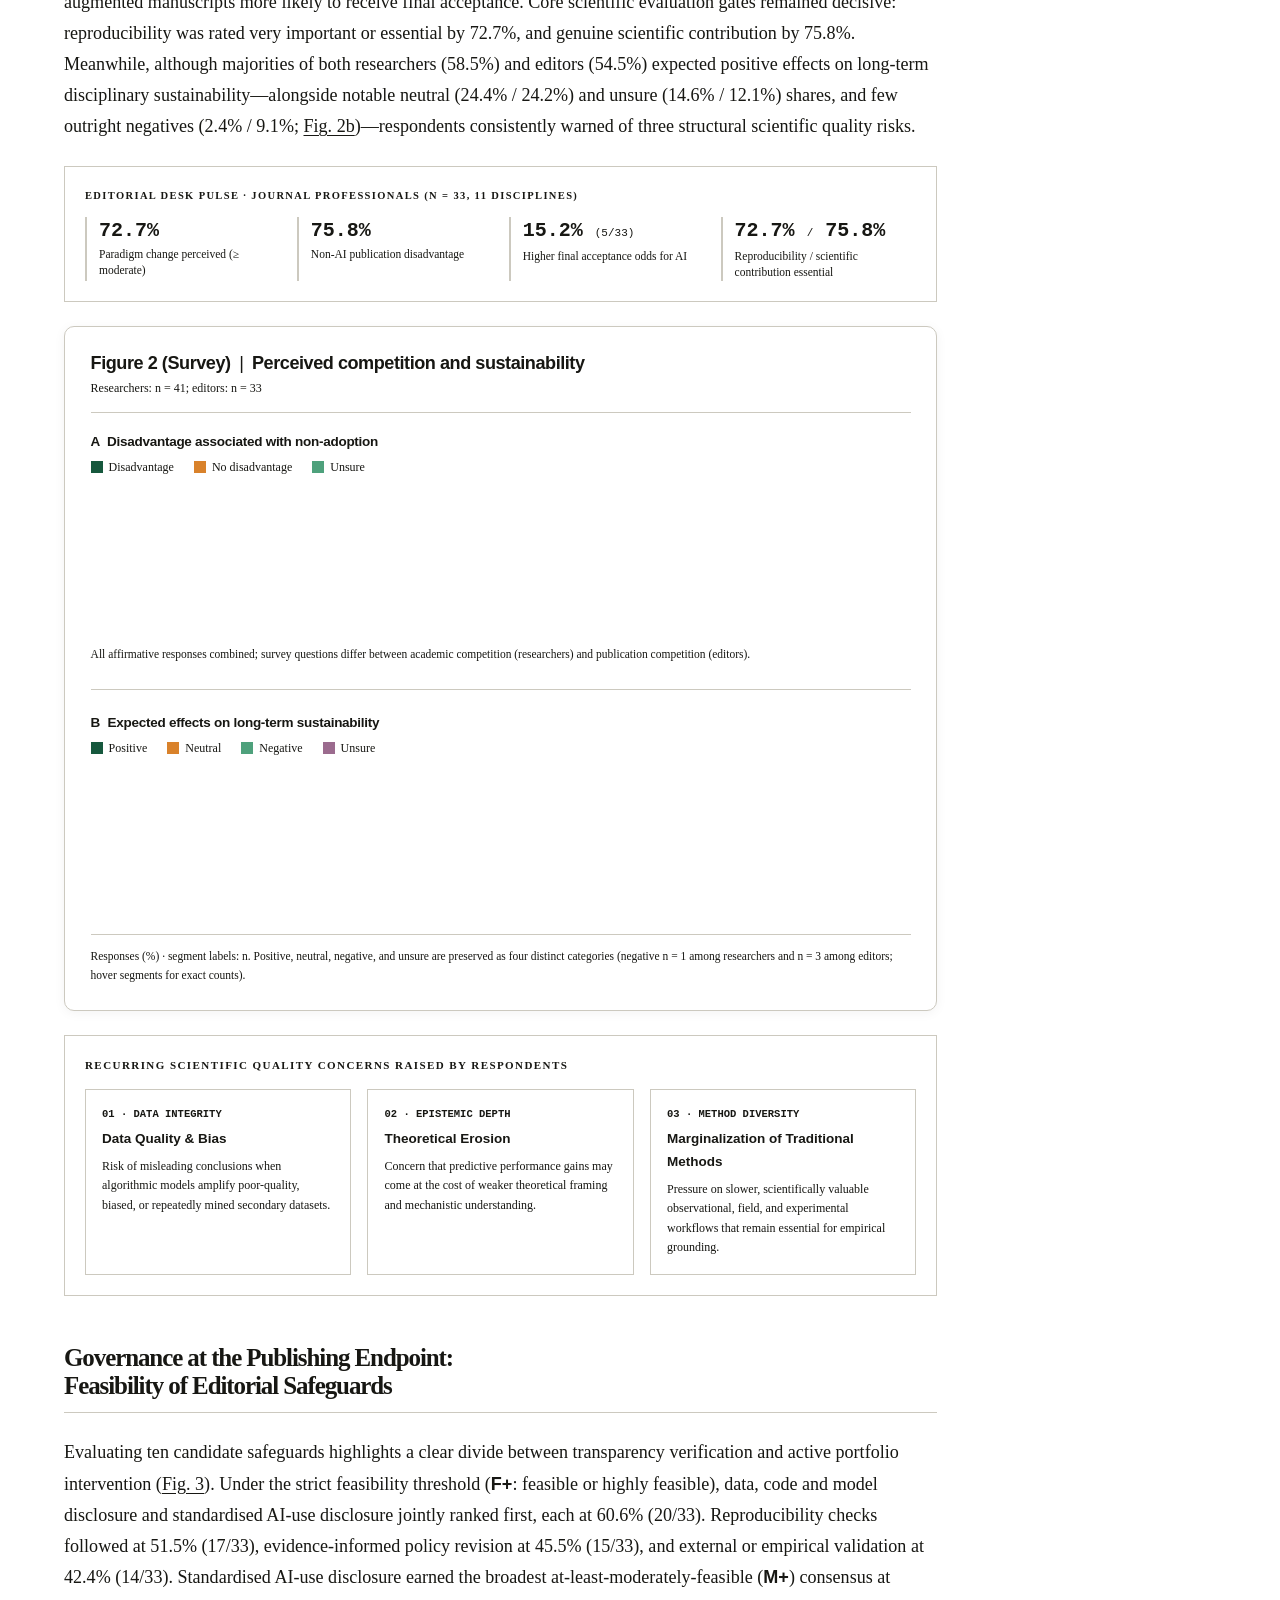
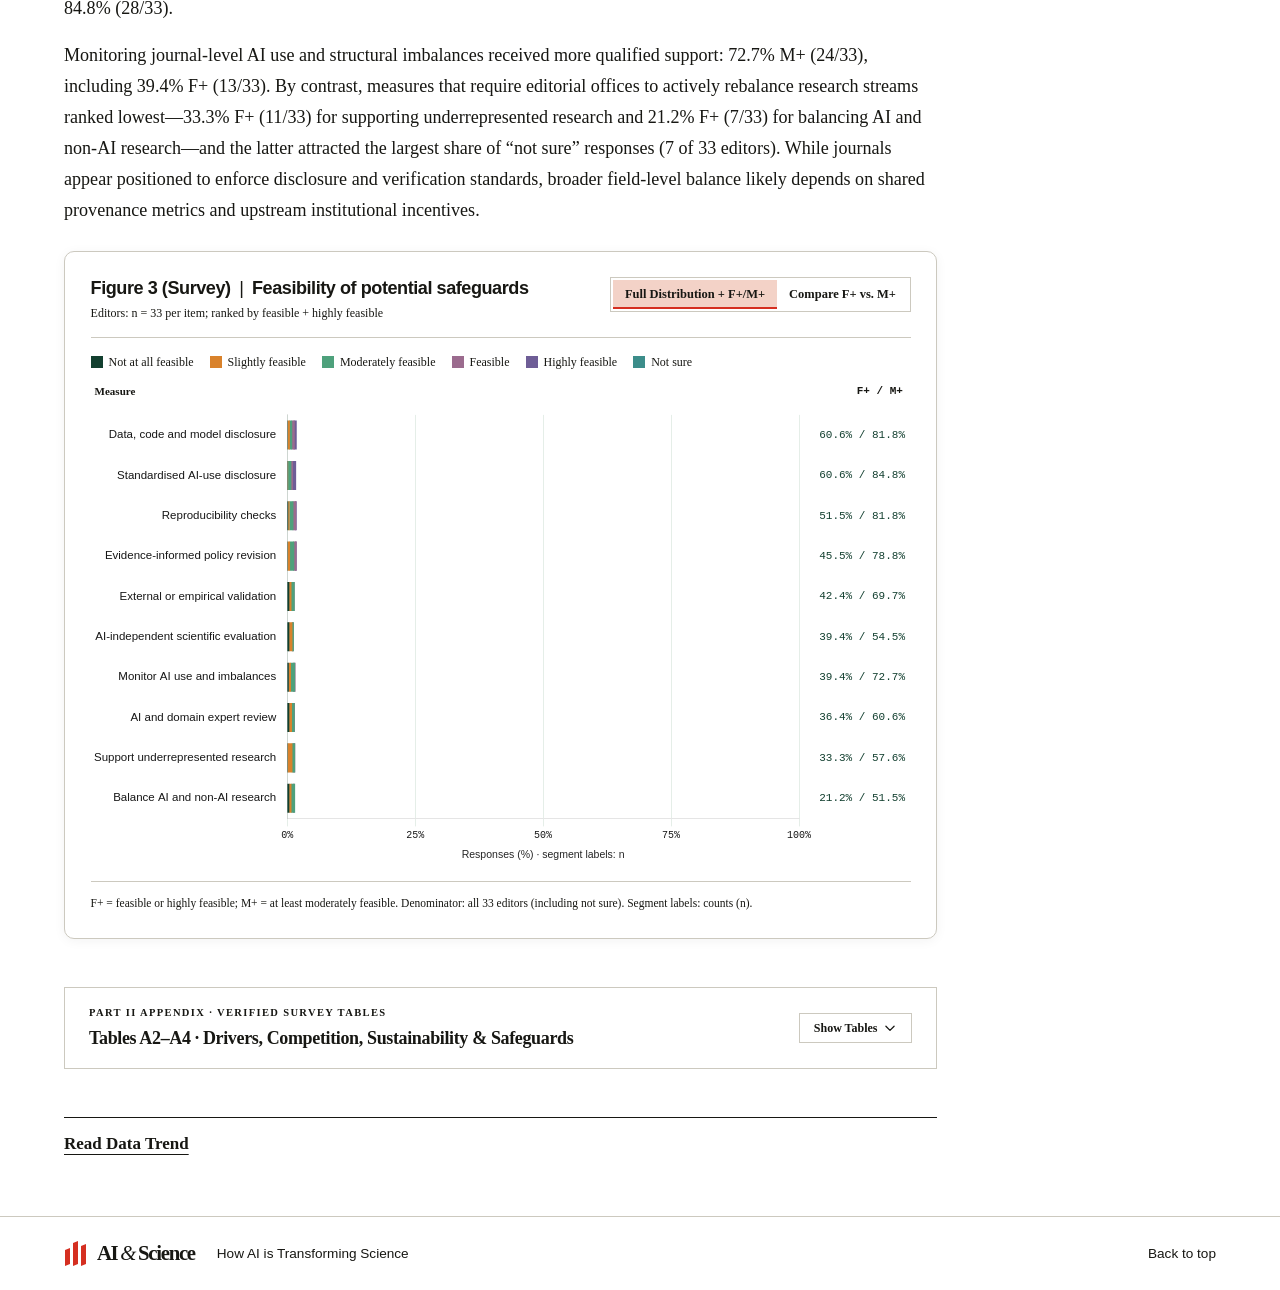
<file: How_AI_Is_Transforming_Science/preliminary-surveys.html>
<!doctype html><html lang="en"><head><meta charset="utf-8"><meta name="viewport" content="width=device-width,initial-scale=1"><meta name="theme-color" content="#ffffff"><title>Preliminary Surveys | AI &amp; Science</title><meta name="description" content="Preliminary Surveys — evidence on AI methods, research data and editorial practice."><link rel="icon" href="art/icon.svg"><link rel="stylesheet" href="site.css"><link rel="stylesheet" href="report-utilities.css"><link rel="stylesheet" href="report.css"></head><body><a class="skip" href="#main">Skip to content</a><header class="mast"><div class="frame mast-inner"><a class="brand" href="index.html" aria-label="AI and Science home"><span class="brandmark" aria-hidden="true"><i></i><i></i><i></i></span>AI <em>&amp;</em> Science</a><nav aria-label="Main navigation"><a href="index.html">Overview</a><a href="plos.html">Data Trend</a><a href="preliminary-surveys.html" aria-current="page">Preliminary Surveys</a><a href="working-group.html">Working Group</a></nav></div></header><main id="main" class="frame"><div class="report-tools"><label class="jump">Contents <select id="jump"><option value="">Choose a section</option><option value="p2-sec-1">Preliminary Surveys · Adoption and drivers</option><option value="p2-sec-2">Preliminary Surveys · Publishing pressures</option><option value="p2-sec-3">Preliminary Surveys · Editorial safeguards</option><option value="p2-appendix">Preliminary Surveys · Appendices A2–A4</option></select></label></div><div class="research-report"><div id="part-2-container" class="reportpart">

      
      <header class="mb-10 sm:mb-12">
        <div class="max-w-4xl">
          
          <div class="inline-flex items-center gap-2 text-[11px] font-semibold uppercase tracking-[0.14em] text-botanical-eyebrow mb-3.5">
            <span class="w-6 h-[2px] bg-botanical-forest"></span>
            <span>PART II · STAKEHOLDER SURVEYS (RESEARCHERS &amp; PUBLISHERS)</span>
          </div>

          
          <h1 class="font-display font-bold text-3xl sm:text-[2.75rem] lg:text-[3.05rem] leading-[1.13] tracking-tight text-botanical-evergreen mb-5">Preliminary Surveys</h1>

          
          <p class="report-headline">How AI Is Reshaping Research and Publishing: Perspectives from Researchers and Editors</p><p class="font-serif text-lg sm:text-[1.22rem] leading-[1.62] text-botanical-muted mb-6 max-w-3xl">
            Complementary pilot surveys representing the starting point and endpoint of the scientific publication chain—41 researchers from 10 disciplines across six countries and 33 journal professionals representing 25 international journals across 11 disciplines—illuminate rapid AI adoption, dual-sided competitive pressures, an editorial acceptance paradox, and feasible publishing safeguards.
          </p>

          
          <div class="flex flex-wrap items-center gap-x-4 gap-y-1.5 py-3.5 border-y border-botanical-border text-xs text-botanical-muted">
            <span><strong class="font-semibold text-botanical-evergreen">Starting Point:</strong> 41 Researchers (10 Disciplinary Categories)</span>
            <span class="hidden sm:inline text-botanical-border" aria-hidden="true">|</span>
            <span><strong class="font-semibold text-botanical-evergreen">Publishing Endpoint:</strong> 33 Journal Professionals (25 Journals, 11 Disciplines)</span>
            <span class="hidden sm:inline text-botanical-border" aria-hidden="true">|</span>
            <span><strong class="font-semibold text-botanical-evergreen">Design:</strong> Exploratory Pilot Surveys</span>
          </div>
        </div>

        
        <div class="mt-7 bg-white rounded-[10px] border border-botanical-border shadow-plate overflow-hidden print-avoid">
          <div class="report-metrics grid grid-cols-1 sm:grid-cols-2 lg:grid-cols-4 divide-y sm:divide-y-0 sm:divide-x divide-botanical-border/75">
            
            <div class="p-5 border-t-[3px] border-t-botanical-forest">
              <div class="font-mono font-semibold text-xl sm:text-2xl text-botanical-forest tabular-nums tracking-tight">
                90.2%
              </div>
              <p class="text-xs text-botanical-muted mt-1.5 leading-relaxed">
                Researchers already using or trying AI-based methods (<span class="font-mono">37/41</span>; <span class="font-mono">3/4</span> non-users rated interest <span class="font-mono">4/5</span>)
              </p>
            </div>
            
            <div class="p-5 border-t-[3px] border-t-botanical-teal">
              <div class="font-mono font-semibold text-xl sm:text-2xl text-botanical-evergreen tabular-nums tracking-tight">
                81.1%
              </div>
              <p class="text-xs text-botanical-muted mt-1.5 leading-relaxed">
                Top researcher driver: lower analytical barriers via generative AI (<span class="font-mono">30/37</span>)
              </p>
            </div>
            
            <div class="p-5 border-t-[3px] border-t-botanical-amber">
              <div class="font-mono font-semibold text-xl sm:text-2xl text-botanical-evergreen tabular-nums tracking-tight">
                78.0% <span class="text-sm font-sans font-normal text-botanical-muted">/</span> 75.8%
              </div>
              <p class="text-xs text-botanical-muted mt-1.5 leading-relaxed">
                Researchers vs. editors expecting a disadvantage for non-AI work
              </p>
            </div>
            
            <div class="p-5 border-t-[3px] border-t-botanical-terracotta">
              <div class="font-mono font-semibold text-xl sm:text-2xl text-botanical-terracotta tabular-nums tracking-tight">
                15.2%
              </div>
              <p class="text-xs text-botanical-muted mt-1.5 leading-relaxed">
                Editors considering AI manuscripts more likely to receive final acceptance (<span class="font-mono">5/33</span>)
              </p>
            </div>
          </div>
        </div>
      </header>
      <figure translate="no" class="concept-figure">
        <img src="art/survey-concept.jpg" width="1280" height="720" alt="A researcher and a journal editor review a questionnaire between them.">
        <figcaption><p>Conceptual illustration generated by AI for this page. Original artwork, not reproduced from a copyrighted source.</p></figcaption>
      </figure>
<div class="editorial-grid grid grid-cols-1 lg:grid-cols-[minmax(0,1fr)_280px] xl:grid-cols-[minmax(0,820px)_1fr] gap-8 xl:gap-11 items-start">

        
        <article class="min-w-0 space-y-12">

          
          <section id="p2-sec-1" class="scroll-mt-36 space-y-6">
            <div class="border-b border-botanical-border pb-3">
              <h2 class="font-display font-bold text-2xl sm:text-[1.85rem] leading-tight text-botanical-evergreen">
                The Researcher Perspective: Rapid Adoption and Drivers
              </h2>
            </div>

            <div class="editorial-prose font-serif text-[1.06rem] leading-[1.82] text-botanical-prose space-y-4">
              <p class="editorial-dropcap">
                At the starting point of the publication chain, AI adoption across the pilot sample of 41 researchers from 10 disciplines across six countries is already widespread: 90.2% (37 of 41) were using or trying AI-based methods, divided evenly between routine use (18/41, 43.9%) and early-stage use (18/41, 43.9%), alongside one respondent just starting (2.4%). Even among the four respondents with no prior use (9.8%), three (75.0%) rated their interest in adoption at four out of five. Nearly half of all respondents (46.3%, 19/41) estimated that at least half of the research groups in their fields currently use AI (<a href="#p2-fig-1" class="text-botanical-forest font-medium underline decoration-botanical-border underline-offset-2 hover:decoration-botanical-forest">Fig. 1a,b</a>).
              </p>
              <p>
                Among the 37 users and experimenters, falling technical friction stood out as the leading catalyst: 81.1% (30/37) rated lower analytical barriers via generative AI at four or five out of five. Substantive research motivations followed closely—tackling complex, high-dimensional problems (70.3%), fostering interdisciplinary collaboration (59.5%), and gaining new insights and mechanistic understanding (56.8%)—alongside practical infrastructure and efficiency tailwinds such as public data availability (48.6%), access to high-performance computing (48.6%), lower research costs (45.9%), and faster publication cycles (43.2%). Overt external incentives, including perceptions that high-impact journals (29.7%) or formal research evaluation (16.2%) favour AI, ranked lowest (<a href="#p2-fig-1" class="text-botanical-forest font-medium underline decoration-botanical-border underline-offset-2 hover:decoration-botanical-forest">Fig. 1c</a>).
              </p>
            </div>

            
            <figure translate="no" id="p2-fig-1" class="figure-plate scroll-mt-36 bg-white rounded-[10px] border border-botanical-border p-5 sm:p-7 shadow-plate">
              <figcaption class="pb-4 mb-5 border-b border-botanical-border/70">
                <div class="font-sans font-bold text-base sm:text-[1.12rem] text-botanical-evergreen tracking-tight">
                  Figure 1 (Survey) <span class="text-botanical-border font-normal mx-1">|</span> AI adoption and its drivers
                </div>
                <p class="text-xs text-botanical-muted mt-1">
                  Researchers: n = 41; adoption drivers: n = 37
                </p>
              </figcaption>

              
              <div class="grid grid-cols-1 md:grid-cols-2 gap-8 pb-7 mb-7 border-b border-botanical-border/60">
                
                <div class="min-w-0 flex flex-col">
                  <h3 class="font-sans font-bold text-[13.5px] text-botanical-evergreen mb-3">
                    A <span class="font-semibold ml-1">Personal adoption</span>
                  </h3>
                  <div class="relative w-full h-[210px]">
                    <canvas id="fig3-a"></canvas>
                  </div>
                  
                  <div class="grid grid-cols-1 sm:grid-cols-2 gap-x-4 gap-y-2 mt-4 pt-3 border-t border-botanical-border/50 text-xs text-botanical-prose">
                    <div class="flex items-center gap-2">
                      <span class="w-3 h-3 rounded-[2px] bg-[#16583d] shrink-0"></span>
                      <span>Routine use · <span class="font-mono">18 (43.9%)</span></span>
                    </div>
                    <div class="flex items-center gap-2">
                      <span class="w-3 h-3 rounded-[2px] bg-[#d9822b] shrink-0"></span>
                      <span>Early-stage use · <span class="font-mono">18 (43.9%)</span></span>
                    </div>
                    <div class="flex items-center gap-2">
                      <span class="w-3 h-3 rounded-[2px] bg-[#4ea17c] shrink-0"></span>
                      <span>Just starting · <span class="font-mono">1 (2.4%)</span></span>
                    </div>
                    <div class="flex items-center gap-2">
                      <span class="w-3 h-3 rounded-[2px] bg-[#9b6b8e] shrink-0"></span>
                      <span>Never used · <span class="font-mono">4 (9.8%)</span></span>
                    </div>
                  </div>
                </div>

                
                <div class="min-w-0 flex flex-col">
                  <h3 class="font-sans font-bold text-[13.5px] text-botanical-evergreen mb-3">
                    B <span class="font-semibold ml-1">Estimated adoption in the field</span>
                  </h3>
                  <div class="relative w-full h-[235px]">
                    <canvas id="fig3-b"></canvas>
                  </div>
                  <div class="flex items-center justify-center gap-5 mt-3 text-xs text-botanical-prose">
                    <span class="inline-flex items-center gap-1.5"><span class="w-3 h-3 rounded-[2px] bg-[#2d7d82]"></span>Responses</span>
                    <span class="inline-flex items-center gap-1.5"><span class="w-3 h-3 rounded-[2px] bg-[#d9822b]"></span>Cumulative</span>
                  </div>
                </div>
              </div>

              
              <div>
                <div class="flex items-baseline justify-between gap-2 mb-2">
                  <h3 class="font-sans font-bold text-[13.5px] text-botanical-evergreen">
                    C <span class="font-semibold ml-1">Drivers rated 4–5: proportions and 95% intervals</span>
                  </h3>
                </div>
                <div class="text-[11px] font-medium text-botanical-muted mb-1 flex justify-between px-1">
                  <span>Driver</span>
                  <span class="font-mono">Share (4–5)</span>
                </div>
                <div class="relative w-full h-[435px] sm:h-[450px]">
                  <canvas id="fig3-c"></canvas>
                </div>
              </div>

              <p class="text-[11.5px] text-botanical-muted mt-4 pt-3 border-t border-botanical-border/60 leading-relaxed">
                B: estimated share of research groups using AI. C: two-sided 95% Wilson score intervals (z = 1.96); descriptive pilot sample; items rated independently.
              </p>
            </figure>
          </section>

          
          <section id="p2-sec-2" class="scroll-mt-36 space-y-6">
            <div class="border-b border-botanical-border pb-3">
              <h2 class="font-display font-bold text-2xl sm:text-[1.85rem] leading-tight text-botanical-evergreen">
                The Publisher &amp; Editor Perspective: Dual-Sided Pressures, Acceptance Paradox, and Quality Concerns
              </h2>
            </div>

            <div class="editorial-prose font-serif text-[1.06rem] leading-[1.82] text-botanical-prose space-y-4">
              <p>
                Comparing researchers and journal professionals reveals the same competitive pressure felt from opposite ends of the publication chain. Among researchers, 78.0% (32/41) expected peers who do not adopt AI to face a disadvantage in academic competition. Among 33 journal professionals representing 25 international journals across 11 disciplines, 72.7% perceived at least moderate changes in research paradigms associated with AI-augmented research, and 75.8% (25/33) perceived a publication disadvantage for non-AI studies (<a href="#p2-fig-2" class="text-botanical-forest font-medium underline decoration-botanical-border underline-offset-2 hover:decoration-botanical-forest">Fig. 2a</a>).
              </p>
              <p>
                Yet editorial gatekeeping reveals a clear acceptance paradox: only five of the 33 editors (15.2%) considered AI-augmented manuscripts more likely to receive final acceptance. Core scientific evaluation gates remained decisive: reproducibility was rated very important or essential by 72.7%, and genuine scientific contribution by 75.8%. Meanwhile, although majorities of both researchers (58.5%) and editors (54.5%) expected positive effects on long-term disciplinary sustainability—alongside notable neutral (24.4% / 24.2%) and unsure (14.6% / 12.1%) shares, and few outright negatives (2.4% / 9.1%; <a href="#p2-fig-2" class="text-botanical-forest font-medium underline decoration-botanical-border underline-offset-2 hover:decoration-botanical-forest">Fig. 2b</a>)—respondents consistently warned of three structural scientific quality risks.
              </p>
            </div>

            
            <div class="bg-white rounded-[10px] border border-botanical-border p-4 sm:p-5 shadow-plate print-avoid">
              <div class="text-[10.5px] font-semibold uppercase tracking-[0.13em] text-botanical-eyebrow mb-3">
                Editorial Desk Pulse · Journal Professionals (n = 33, 11 Disciplines)
              </div>
              <div class="grid grid-cols-2 lg:grid-cols-4 gap-4">
                <div class="border-l-2 border-botanical-forest pl-3">
                  <div class="font-mono font-semibold text-xl text-botanical-evergreen tabular-nums">72.7%</div>
                  <div class="text-[11.5px] text-botanical-muted leading-snug mt-0.5">Paradigm change perceived (≥ moderate)</div>
                </div>
                <div class="border-l-2 border-botanical-terracotta pl-3">
                  <div class="font-mono font-semibold text-xl text-botanical-terracotta tabular-nums">75.8%</div>
                  <div class="text-[11.5px] text-botanical-muted leading-snug mt-0.5">Non-AI publication disadvantage</div>
                </div>
                <div class="border-l-2 border-botanical-amber pl-3">
                  <div class="font-mono font-semibold text-xl text-botanical-evergreen tabular-nums">15.2% <span class="text-[11px] font-normal text-botanical-muted">(5/33)</span></div>
                  <div class="text-[11.5px] text-botanical-muted leading-snug mt-0.5">Higher final acceptance odds for AI</div>
                </div>
                <div class="border-l-2 border-botanical-teal pl-3">
                  <div class="font-mono font-semibold text-xl text-botanical-forest tabular-nums">72.7% <span class="text-[11px] font-normal text-botanical-muted">/</span> 75.8%</div>
                  <div class="text-[11.5px] text-botanical-muted leading-snug mt-0.5">Reproducibility / scientific contribution essential</div>
                </div>
              </div>
            </div>

            
            <figure translate="no" id="p2-fig-2" class="figure-plate scroll-mt-36 bg-white rounded-[10px] border border-botanical-border p-5 sm:p-7 shadow-plate">
              <figcaption class="pb-4 mb-5 border-b border-botanical-border/70">
                <div class="font-sans font-bold text-base sm:text-[1.12rem] text-botanical-evergreen tracking-tight">
                  Figure 2 (Survey) <span class="text-botanical-border font-normal mx-1">|</span> Perceived competition and sustainability
                </div>
                <p class="text-xs text-botanical-muted mt-1">
                  Researchers: n = 41; editors: n = 33
                </p>
              </figcaption>

              
              <div class="pb-6 mb-6 border-b border-botanical-border/60">
                <h3 class="font-sans font-bold text-[13.5px] text-botanical-evergreen mb-2">
                  A <span class="font-semibold ml-1">Disadvantage associated with non-adoption</span>
                </h3>
                <div class="flex flex-wrap items-center gap-x-5 gap-y-1.5 text-xs text-botanical-prose mb-3">
                  <span class="inline-flex items-center gap-1.5"><span class="w-3 h-3 rounded-[2px] bg-[#16583d]"></span>Disadvantage</span>
                  <span class="inline-flex items-center gap-1.5"><span class="w-3 h-3 rounded-[2px] bg-[#d9822b]"></span>No disadvantage</span>
                  <span class="inline-flex items-center gap-1.5"><span class="w-3 h-3 rounded-[2px] bg-[#4ea17c]"></span>Unsure</span>
                </div>
                <div class="relative w-full h-[145px] sm:h-[150px]">
                  <canvas id="fig4-a"></canvas>
                </div>
                <p class="text-[11.5px] text-botanical-muted mt-2">
                  All affirmative responses combined; survey questions differ between academic competition (researchers) and publication competition (editors).
                </p>
              </div>

              
              <div>
                <h3 class="font-sans font-bold text-[13.5px] text-botanical-evergreen mb-2">
                  B <span class="font-semibold ml-1">Expected effects on long-term sustainability</span>
                </h3>
                <div class="flex flex-wrap items-center gap-x-5 gap-y-1.5 text-xs text-botanical-prose mb-3">
                  <span class="inline-flex items-center gap-1.5"><span class="w-3 h-3 rounded-[2px] bg-[#16583d]"></span>Positive</span>
                  <span class="inline-flex items-center gap-1.5"><span class="w-3 h-3 rounded-[2px] bg-[#d9822b]"></span>Neutral</span>
                  <span class="inline-flex items-center gap-1.5"><span class="w-3 h-3 rounded-[2px] bg-[#4ea17c]"></span>Negative</span>
                  <span class="inline-flex items-center gap-1.5"><span class="w-3 h-3 rounded-[2px] bg-[#9b6b8e]"></span>Unsure</span>
                </div>
                <div class="relative w-full h-[145px] sm:h-[150px]">
                  <canvas id="fig4-b"></canvas>
                </div>
              </div>

              <p class="text-[11.5px] text-botanical-muted mt-4 pt-3 border-t border-botanical-border/60 leading-relaxed">
                Responses (%) · segment labels: n. Positive, neutral, negative, and unsure are preserved as four distinct categories (negative n = 1 among researchers and n = 3 among editors; hover segments for exact counts).
              </p>
            </figure>

            
            <div class="bg-botanical-tint/85 rounded-[10px] border border-botanical-border p-5 print-avoid">
              <div class="text-[11px] font-semibold uppercase tracking-[0.13em] text-botanical-terracotta mb-3.5">
                Recurring Scientific Quality Concerns Raised by Respondents
              </div>
              <div class="grid grid-cols-1 md:grid-cols-3 gap-4">
                <div class="bg-white rounded-lg border border-botanical-border/90 p-4">
                  <div class="font-mono text-[10.5px] font-semibold text-botanical-terracotta mb-1">01 · DATA INTEGRITY</div>
                  <h4 class="font-sans font-bold text-[13.5px] text-botanical-evergreen mb-1.5">Data Quality &amp; Bias</h4>
                  <p class="text-xs text-botanical-muted leading-relaxed">
                    Risk of misleading conclusions when algorithmic models amplify poor-quality, biased, or repeatedly mined secondary datasets.
                  </p>
                </div>
                <div class="bg-white rounded-lg border border-botanical-border/90 p-4">
                  <div class="font-mono text-[10.5px] font-semibold text-botanical-terracotta mb-1">02 · EPISTEMIC DEPTH</div>
                  <h4 class="font-sans font-bold text-[13.5px] text-botanical-evergreen mb-1.5">Theoretical Erosion</h4>
                  <p class="text-xs text-botanical-muted leading-relaxed">
                    Concern that predictive performance gains may come at the cost of weaker theoretical framing and mechanistic understanding.
                  </p>
                </div>
                <div class="bg-white rounded-lg border border-botanical-border/90 p-4">
                  <div class="font-mono text-[10.5px] font-semibold text-botanical-terracotta mb-1">03 · METHOD DIVERSITY</div>
                  <h4 class="font-sans font-bold text-[13.5px] text-botanical-evergreen mb-1.5">Marginalization of Traditional Methods</h4>
                  <p class="text-xs text-botanical-muted leading-relaxed">
                    Pressure on slower, scientifically valuable observational, field, and experimental workflows that remain essential for empirical grounding.
                  </p>
                </div>
              </div>
            </div>
          </section>

          
          <section id="p2-sec-3" class="scroll-mt-36 space-y-6">
            <div class="border-b border-botanical-border pb-3">
              <h2 class="font-display font-bold text-2xl sm:text-[1.85rem] leading-tight text-botanical-evergreen">
                Governance at the Publishing Endpoint: Feasibility of Editorial Safeguards
              </h2>
            </div>

            <div class="editorial-prose font-serif text-[1.06rem] leading-[1.82] text-botanical-prose space-y-4">
              <p>
                Evaluating ten candidate safeguards highlights a clear divide between transparency verification and active portfolio intervention (<a href="#p2-fig-3" class="text-botanical-forest font-medium underline decoration-botanical-border underline-offset-2 hover:decoration-botanical-forest">Fig. 3</a>). Under the strict feasibility threshold (<strong class="font-sans font-semibold text-botanical-evergreen">F+</strong>: feasible or highly feasible), data, code and model disclosure and standardised AI-use disclosure jointly ranked first, each at 60.6% (20/33). Reproducibility checks followed at 51.5% (17/33), evidence-informed policy revision at 45.5% (15/33), and external or empirical validation at 42.4% (14/33). Standardised AI-use disclosure earned the broadest at-least-moderately-feasible (<strong class="font-sans font-semibold text-botanical-evergreen">M+</strong>) consensus at 84.8% (28/33).
              </p>
              <p>
                Monitoring journal-level AI use and structural imbalances received more qualified support: 72.7% M+ (24/33), including 39.4% F+ (13/33). By contrast, measures that require editorial offices to actively rebalance research streams ranked lowest—33.3% F+ (11/33) for supporting underrepresented research and 21.2% F+ (7/33) for balancing AI and non-AI research—and the latter attracted the largest share of “not sure” responses (7 of 33 editors). While journals appear positioned to enforce disclosure and verification standards, broader field-level balance likely depends on shared provenance metrics and upstream institutional incentives.
              </p>
            </div>

            
            <figure translate="no" id="p2-fig-3" class="figure-plate scroll-mt-36 bg-white rounded-[10px] border border-botanical-border p-5 sm:p-7 shadow-plate">
              <figcaption class="pb-4 mb-4 border-b border-botanical-border/70 flex flex-col sm:flex-row sm:items-start justify-between gap-3">
                <div>
                  <div class="font-sans font-bold text-base sm:text-[1.12rem] text-botanical-evergreen tracking-tight">
                    Figure 3 (Survey) <span class="text-botanical-border font-normal mx-1">|</span> Feasibility of potential safeguards
                  </div>
                  <p class="text-xs text-botanical-muted mt-1">
                    Editors: n = 33 per item; ranked by feasible + highly feasible
                  </p>
                </div>

                
                <div class="inline-flex items-center p-0.5 rounded-full bg-botanical-canvas border border-botanical-border self-start shrink-0 no-print">
                  <button type="button" id="btn-fig5-full" class="px-3 py-1 rounded-full text-[11.5px] font-semibold transition bg-botanical-forest text-white shadow-sm">
                    Full Distribution + F+/M+
                  </button>
                  <button type="button" id="btn-fig5-comp" class="px-3 py-1 rounded-full text-[11.5px] font-semibold transition text-botanical-evergreen hover:text-botanical-forest">
                    Compare F+ vs. M+
                  </button>
                </div>
              </figcaption>

              
              <div id="fig5-legend-full" class="flex flex-wrap items-center gap-x-4 gap-y-1.5 text-xs text-botanical-prose mb-3">
                <span class="inline-flex items-center gap-1.5"><span class="w-3 h-3 rounded-[2px] bg-[#123f2f]"></span>Not at all feasible</span>
                <span class="inline-flex items-center gap-1.5"><span class="w-3 h-3 rounded-[2px] bg-[#d9822b]"></span>Slightly feasible</span>
                <span class="inline-flex items-center gap-1.5"><span class="w-3 h-3 rounded-[2px] bg-[#4ea17c]"></span>Moderately feasible</span>
                <span class="inline-flex items-center gap-1.5"><span class="w-3 h-3 rounded-[2px] bg-[#9b6b8e]"></span>Feasible</span>
                <span class="inline-flex items-center gap-1.5"><span class="w-3 h-3 rounded-[2px] bg-[#6e5d96]"></span>Highly feasible</span>
                <span class="inline-flex items-center gap-1.5"><span class="w-3 h-3 rounded-[2px] bg-[#3c8d8a]"></span>Not sure</span>
              </div>

              <div id="fig5-legend-comp" class="hidden flex flex-wrap items-center gap-x-5 gap-y-1.5 text-xs text-botanical-prose mb-3">
                <span class="inline-flex items-center gap-1.5"><span class="w-3 h-3 rounded-[2px] bg-[#16583d]"></span>F+ (Feasible + Highly feasible)</span>
                <span class="inline-flex items-center gap-1.5"><span class="w-3 h-3 rounded-[2px] bg-[#4ea17c]"></span>M+ (At least moderately feasible)</span>
              </div>

              
              <div id="fig5-col-headers" class="flex items-center justify-between text-[11px] font-semibold text-botanical-muted px-1 mb-1">
                <span>Measure</span>
                <span class="font-mono text-botanical-evergreen pr-1 hidden sm:inline">F+ / M+</span>
              </div>

              
              <div class="relative w-full h-[435px] sm:h-[460px]">
                <canvas id="fig5-canvas"></canvas>
              </div>

              <p id="fig5-footnote" class="text-[11.5px] text-botanical-muted mt-4 pt-3 border-t border-botanical-border/60 leading-relaxed">
                F+ = feasible or highly feasible; M+ = at least moderately feasible. Denominator: all 33 editors (including not sure). Segment labels: counts (n).
              </p>
            </figure>
          </section>

          
          <section id="p2-appendix" class="scroll-mt-36">
            <details class="group bg-white rounded-[10px] border border-botanical-border shadow-plate overflow-hidden print-avoid">
              <summary class="px-5 sm:px-6 py-4 flex items-center justify-between gap-4 cursor-pointer select-none hover:bg-botanical-soft transition">
                <div>
                  <div class="text-[10.5px] font-semibold uppercase tracking-[0.13em] text-botanical-eyebrow">
                    PART II APPENDIX · VERIFIED SURVEY TABLES
                  </div>
                  <h2 class="font-display font-bold text-lg text-botanical-evergreen mt-0.5">
                    Tables A2–A4 · Drivers, Competition, Sustainability &amp; Safeguards
                  </h2>
                </div>
                <span class="px-3.5 py-1.5 rounded-full text-xs font-semibold bg-botanical-canvas border border-botanical-border text-botanical-evergreen group-open:bg-botanical-forest group-open:text-white group-open:border-botanical-forest transition inline-flex items-center gap-1.5 shrink-0">
                  <span class="group-open:hidden">Show Tables</span>
                  <span class="hidden group-open:inline">Hide Tables</span>
                  <svg class="w-3.5 h-3.5 transition-transform group-open:rotate-180" fill="none" stroke="currentColor" stroke-width="2.2" viewbox="0 0 24 24">
                    <path stroke-linecap="round" stroke-linejoin="round" d="M19 9l-7 7-7-7"></path>
                  </svg>
                </span>
              </summary>

              <div class="px-5 sm:px-6 pb-6 pt-4 border-t border-botanical-border space-y-7 bg-white">
                
                <div>
                  <h3 class="text-xs font-semibold uppercase tracking-[0.11em] text-botanical-eyebrow mb-2.5">
                    Table A2 · Researcher Adoption Drivers Rated 4–5/5 with 95% Wilson CIs (n = 37)
                  </h3>
                  <div class="overflow-x-auto rounded-lg border border-botanical-border">
                    <table class="min-w-full text-xs text-left border-collapse tabular-nums">
                      <thead class="bg-botanical-tint text-botanical-evergreen font-semibold border-b border-botanical-border">
                        <tr>
                          <th class="px-3 py-2.5">Rank</th>
                          <th class="px-3 py-2.5">Adoption Driver</th>
                          <th class="px-3 py-2.5 text-right">n / 37</th>
                          <th class="px-3 py-2.5 text-right">Proportion (%)</th>
                          <th class="px-3 py-2.5 text-right">95% Wilson CI</th>
                        </tr>
                      </thead>
                      <tbody id="tbody-drivers" class="divide-y divide-botanical-border/60 text-botanical-prose"><tr><td>1</td><td>Lower analytical barriers via generative AI</td><td>30 / 37</td><td>81.1%</td><td>[65.8%, 90.5%]</td></tr><tr><td>2</td><td>Complex, high-dimensional problems</td><td>26 / 37</td><td>70.3%</td><td>[54.2%, 82.5%]</td></tr><tr><td>3</td><td>Interdisciplinary collaboration</td><td>22 / 37</td><td>59.5%</td><td>[43.5%, 73.7%]</td></tr><tr><td>4</td><td>Insights and mechanistic understanding</td><td>21 / 37</td><td>56.8%</td><td>[40.9%, 71.3%]</td></tr><tr><td>5</td><td>Public data availability</td><td>18 / 37</td><td>48.6%</td><td>[33.5%, 64.1%]</td></tr><tr><td>6</td><td>Access to high-performance computing</td><td>18 / 37</td><td>48.6%</td><td>[33.5%, 64.1%]</td></tr><tr><td>7</td><td>Lower research costs</td><td>17 / 37</td><td>46.0%</td><td>[31.0%, 61.6%]</td></tr><tr><td>8</td><td>Faster publication</td><td>16 / 37</td><td>43.2%</td><td>[28.7%, 59.1%]</td></tr><tr><td>9</td><td>Student interest in algorithmic research</td><td>15 / 37</td><td>40.5%</td><td>[26.4%, 56.5%]</td></tr><tr><td>10</td><td>Funding support</td><td>14 / 37</td><td>37.8%</td><td>[24.1%, 53.9%]</td></tr><tr><td>11</td><td>High-impact journals favour AI</td><td>11 / 37</td><td>29.7%</td><td>[17.5%, 45.8%]</td></tr><tr><td>12</td><td>Research evaluation favours AI</td><td>6 / 37</td><td>16.2%</td><td>[7.7%, 31.1%]</td></tr></tbody>
                    </table>
                  </div>
                </div>

                
                <div>
                  <h3 class="text-xs font-semibold uppercase tracking-[0.11em] text-botanical-eyebrow mb-2.5">
                    Table A3 · Perceived Disadvantage &amp; Long-Term Sustainability (Researchers n = 41; Editors n = 33)
                  </h3>
                  <div class="overflow-x-auto rounded-lg border border-botanical-border">
                    <table class="min-w-full text-xs text-left border-collapse tabular-nums">
                      <thead class="bg-botanical-tint text-botanical-evergreen font-semibold border-b border-botanical-border">
                        <tr>
                          <th class="px-3 py-2.5">Dimension / Group</th>
                          <th class="px-3 py-2.5 text-right">Category 1</th>
                          <th class="px-3 py-2.5 text-right">Category 2</th>
                          <th class="px-3 py-2.5 text-right">Category 3</th>
                          <th class="px-3 py-2.5 text-right">Category 4</th>
                        </tr>
                      </thead>
                      <tbody class="divide-y divide-botanical-border/60 text-botanical-prose font-mono">
                        <tr class="hover:bg-botanical-soft">
                          <td class="px-3 py-2 font-sans font-semibold text-botanical-evergreen">Disadvantage — Researchers (n=41)</td>
                          <td class="px-3 py-2 text-right">Disadv.: 32 (78.0%)</td>
                          <td class="px-3 py-2 text-right">No disadv.: 7 (17.1%)</td>
                          <td class="px-3 py-2 text-right">Unsure: 2 (4.9%)</td>
                          <td class="px-3 py-2 text-right text-botanical-muted">—</td>
                        </tr>
                        <tr class="hover:bg-botanical-soft">
                          <td class="px-3 py-2 font-sans font-semibold text-botanical-evergreen">Disadvantage — Editors (n=33)</td>
                          <td class="px-3 py-2 text-right">Disadv.: 25 (75.8%)</td>
                          <td class="px-3 py-2 text-right">No disadv.: 7 (21.2%)</td>
                          <td class="px-3 py-2 text-right">Unsure: 1 (3.0%)</td>
                          <td class="px-3 py-2 text-right text-botanical-muted">—</td>
                        </tr>
                        <tr class="hover:bg-botanical-soft">
                          <td class="px-3 py-2 font-sans font-semibold text-botanical-evergreen">Sustainability — Researchers (n=41)</td>
                          <td class="px-3 py-2 text-right">Pos.: 24 (58.5%)</td>
                          <td class="px-3 py-2 text-right">Neu.: 10 (24.4%)</td>
                          <td class="px-3 py-2 text-right">Neg.: 1 (2.4%)</td>
                          <td class="px-3 py-2 text-right">Uns.: 6 (14.6%)</td>
                        </tr>
                        <tr class="hover:bg-botanical-soft">
                          <td class="px-3 py-2 font-sans font-semibold text-botanical-evergreen">Sustainability — Editors (n=33)</td>
                          <td class="px-3 py-2 text-right">Pos.: 18 (54.5%)</td>
                          <td class="px-3 py-2 text-right">Neu.: 8 (24.2%)</td>
                          <td class="px-3 py-2 text-right">Neg.: 3 (9.1%)</td>
                          <td class="px-3 py-2 text-right">Uns.: 4 (12.1%)</td>
                        </tr>
                      </tbody>
                    </table>
                  </div>
                </div>

                
                <div>
                  <h3 class="text-xs font-semibold uppercase tracking-[0.11em] text-botanical-eyebrow mb-2.5">
                    Table A4 · Editorial Safeguards Feasibility Ratings (n = 33 Editors per Item)
                  </h3>
                  <div class="overflow-x-auto rounded-lg border border-botanical-border">
                    <table class="min-w-full text-xs text-left border-collapse tabular-nums">
                      <thead class="bg-botanical-tint text-botanical-evergreen font-semibold border-b border-botanical-border">
                        <tr>
                          <th class="px-3 py-2.5">Safeguard Measure</th>
                          <th class="px-2 py-2.5 text-right">Not feas.</th>
                          <th class="px-2 py-2.5 text-right">Slightly</th>
                          <th class="px-2 py-2.5 text-right">Mod.</th>
                          <th class="px-2 py-2.5 text-right">Feasible</th>
                          <th class="px-2 py-2.5 text-right">Highly</th>
                          <th class="px-2 py-2.5 text-right">Unsure</th>
                          <th class="px-2.5 py-2.5 text-right">F+ (%)</th>
                          <th class="px-2.5 py-2.5 text-right">M+ (%)</th>
                        </tr>
                      </thead>
                      <tbody id="tbody-safeguards" class="divide-y divide-botanical-border/60 text-botanical-prose"><tr><td>Data, code and model disclosure</td><td>1</td><td>4</td><td>7</td><td>9</td><td>11</td><td>1</td><td>60.6%</td><td>81.8%</td></tr><tr><td>Standardised AI-use disclosure</td><td>1</td><td>1</td><td>8</td><td>6</td><td>14</td><td>3</td><td>60.6%</td><td>84.8%</td></tr><tr><td>Reproducibility checks</td><td>2</td><td>3</td><td>10</td><td>10</td><td>7</td><td>1</td><td>51.5%</td><td>81.8%</td></tr><tr><td>Evidence-informed policy revision</td><td>1</td><td>5</td><td>11</td><td>9</td><td>6</td><td>1</td><td>45.5%</td><td>78.8%</td></tr><tr><td>External or empirical validation</td><td>4</td><td>5</td><td>9</td><td>7</td><td>7</td><td>1</td><td>42.4%</td><td>69.7%</td></tr><tr><td>AI-independent scientific evaluation</td><td>4</td><td>7</td><td>5</td><td>6</td><td>7</td><td>4</td><td>39.4%</td><td>54.5%</td></tr><tr><td>Monitor AI use and imbalances</td><td>3</td><td>5</td><td>11</td><td>9</td><td>4</td><td>1</td><td>39.4%</td><td>72.7%</td></tr><tr><td>AI and domain expert review</td><td>4</td><td>6</td><td>8</td><td>8</td><td>4</td><td>3</td><td>36.4%</td><td>60.6%</td></tr><tr><td>Support underrepresented research</td><td>1</td><td>10</td><td>8</td><td>8</td><td>3</td><td>3</td><td>33.3%</td><td>57.6%</td></tr><tr><td>Balance AI and non-AI research</td><td>4</td><td>5</td><td>10</td><td>6</td><td>1</td><td>7</td><td>21.2%</td><td>51.5%</td></tr></tbody>
                    </table>
                  </div>
                </div>
              </div>
            </details>
          </section>

          
          <div class="report-bridge"><a href="plos.html">Read Data Trend</a></div></article>

        
        <aside class="lg:sticky lg:top-36 space-y-5">
          
          <nav aria-label="Part II outline" class="hidden lg:block bg-white rounded-[10px] border border-botanical-border p-5 shadow-plate no-print">
            <div class="text-[11px] font-semibold uppercase tracking-[0.13em] text-botanical-eyebrow pb-2.5 mb-2.5 border-b border-botanical-border/70">
              IN PART II · SURVEYS
            </div>
            <ul class="space-y-0.5 text-[12.5px]">
              <li>
                <a href="#p2-sec-1" data-spy="p2-sec-1" class="spy-link block px-2.5 py-1.5 rounded-r-md border-l-[3px] border-transparent text-botanical-muted hover:text-botanical-evergreen hover:bg-botanical-soft transition">
                  <span class="font-mono text-[11px] mr-1">II.1</span>Researcher Adoption
                </a>
              </li>
              <li class="pl-4">
                <a href="#p2-fig-1" data-spy="p2-fig-1" class="spy-link block px-2 py-1 rounded-r-md border-l-2 border-transparent text-[11.5px] text-botanical-muted hover:text-botanical-forest transition">
                  Fig. 1 · Adoption &amp; drivers
                </a>
              </li>
              <li class="pt-1">
                <a href="#p2-sec-2" data-spy="p2-sec-2" class="spy-link block px-2.5 py-1.5 rounded-r-md border-l-[3px] border-transparent text-botanical-muted hover:text-botanical-evergreen hover:bg-botanical-soft transition">
                  <span class="font-mono text-[11px] mr-1">II.2</span>Pressures &amp; Paradox
                </a>
              </li>
              <li class="pl-4">
                <a href="#p2-fig-2" data-spy="p2-fig-2" class="spy-link block px-2 py-1 rounded-r-md border-l-2 border-transparent text-[11.5px] text-botanical-muted hover:text-botanical-forest transition">
                  Fig. 2 · Competition &amp; outlook
                </a>
              </li>
              <li class="pt-1">
                <a href="#p2-sec-3" data-spy="p2-sec-3" class="spy-link block px-2.5 py-1.5 rounded-r-md border-l-[3px] border-transparent text-botanical-muted hover:text-botanical-evergreen hover:bg-botanical-soft transition">
                  <span class="font-mono text-[11px] mr-1">II.3</span>Editorial Safeguards
                </a>
              </li>
              <li class="pl-4">
                <a href="#p2-fig-3" data-spy="p2-fig-3" class="spy-link block px-2 py-1 rounded-r-md border-l-2 border-transparent text-[11.5px] text-botanical-muted hover:text-botanical-forest transition">
                  Fig. 3 · Safeguard feasibility
                </a>
              </li>
              <li class="pt-1">
                <a href="#p2-appendix" data-spy="p2-appendix" class="spy-link block px-2.5 py-1.5 rounded-r-md border-l-[3px] border-transparent text-botanical-muted hover:text-botanical-evergreen hover:bg-botanical-soft transition">
                  Tables A2–A4 · Survey Data
                </a>
              </li>
            </ul>
          </nav>

          
          <div class="bg-white rounded-[10px] border border-botanical-border p-5 shadow-plate print-avoid">
            <div class="text-[11px] font-semibold uppercase tracking-[0.13em] text-botanical-eyebrow pb-2.5 mb-3 border-b border-botanical-border/70">
              PART II · AT A GLANCE
            </div>
            <dl class="space-y-3 text-xs">
              <div class="flex items-baseline justify-between gap-2 pb-2.5 border-b border-botanical-border/50">
                <dt class="text-botanical-muted">Researcher AI adoption (37/41)</dt>
                <dd class="font-mono font-semibold text-sm text-botanical-forest tabular-nums">90.2%</dd>
              </div>
              <div class="flex items-baseline justify-between gap-2 pb-2.5 border-b border-botanical-border/50">
                <dt class="text-botanical-muted">Top driver: lower GenAI barriers</dt>
                <dd class="font-mono font-semibold text-sm text-botanical-forest tabular-nums">81.1%</dd>
              </div>
              <div class="flex items-baseline justify-between gap-2 pb-2.5 border-b border-botanical-border/50">
                <dt class="text-botanical-muted">Editor non-AI disadvantage</dt>
                <dd class="font-mono font-semibold text-sm text-botanical-terracotta tabular-nums">75.8%</dd>
              </div>
              <div class="flex items-baseline justify-between gap-2 pb-2.5 border-b border-botanical-border/50">
                <dt class="text-botanical-muted">Top F+: disclosure measures (tied)</dt>
                <dd class="font-mono font-semibold text-sm text-botanical-evergreen tabular-nums">60.6%</dd>
              </div>
              <div class="flex items-baseline justify-between gap-2">
                <dt class="text-botanical-muted">Broadest M+: standardised AI-use disclosure</dt>
                <dd class="font-mono font-semibold text-sm text-botanical-teal tabular-nums">84.8%</dd>
              </div>
            </dl>
          </div>

          
          <div class="bg-botanical-tint rounded-[10px] border border-botanical-border p-5 text-xs leading-relaxed text-botanical-prose print-avoid">
            <div class="text-[11px] font-semibold uppercase tracking-[0.13em] text-botanical-evergreen mb-2.5">
              PART II · METHODOLOGICAL NOTES
            </div>
            <ul class="space-y-2.5 text-[11.5px] text-botanical-prose/95">
              <li>
                <strong class="text-botanical-evergreen">Exploratory convenience samples:</strong> Both surveys (41 researchers from 10 disciplines across six countries; 33 journal professionals representing 25 journals across 11 disciplines) are small, network-drawn pilots intended to identify directional signals rather than representative population estimates.
              </li>
              <li>
                <strong class="text-botanical-evergreen">Distinct competition contexts:</strong> Researchers evaluated disadvantages in <em>academic competition</em>, whereas editors evaluated disadvantages in <em>publication competition</em>.
              </li>
              <li>
                <strong class="text-botanical-evergreen">Feasibility thresholds (F+ / M+):</strong> F+ sums <em>Feasible</em> and <em>Highly feasible</em>; M+ adds <em>Moderately feasible</em>. Both use all 33 editors as denominator, including “not sure” responses.
              </li>
            </ul>
          </div>
        </aside>
      </div>
    </div></div></main><footer class="site-footer"><div class="frame"><a class="brand" href="index.html" aria-label="AI and Science home"><span class="brandmark" aria-hidden="true"><i></i><i></i><i></i></span>AI <em>&amp;</em> Science</a><span>How AI is Transforming Science</span><a href="#main">Back to top</a></div></footer><script defer src="chart-assets/chart.umd.js"></script><script defer src="report-charts.js"></script><script defer src="report-ui.js"></script></body></html>
</file>
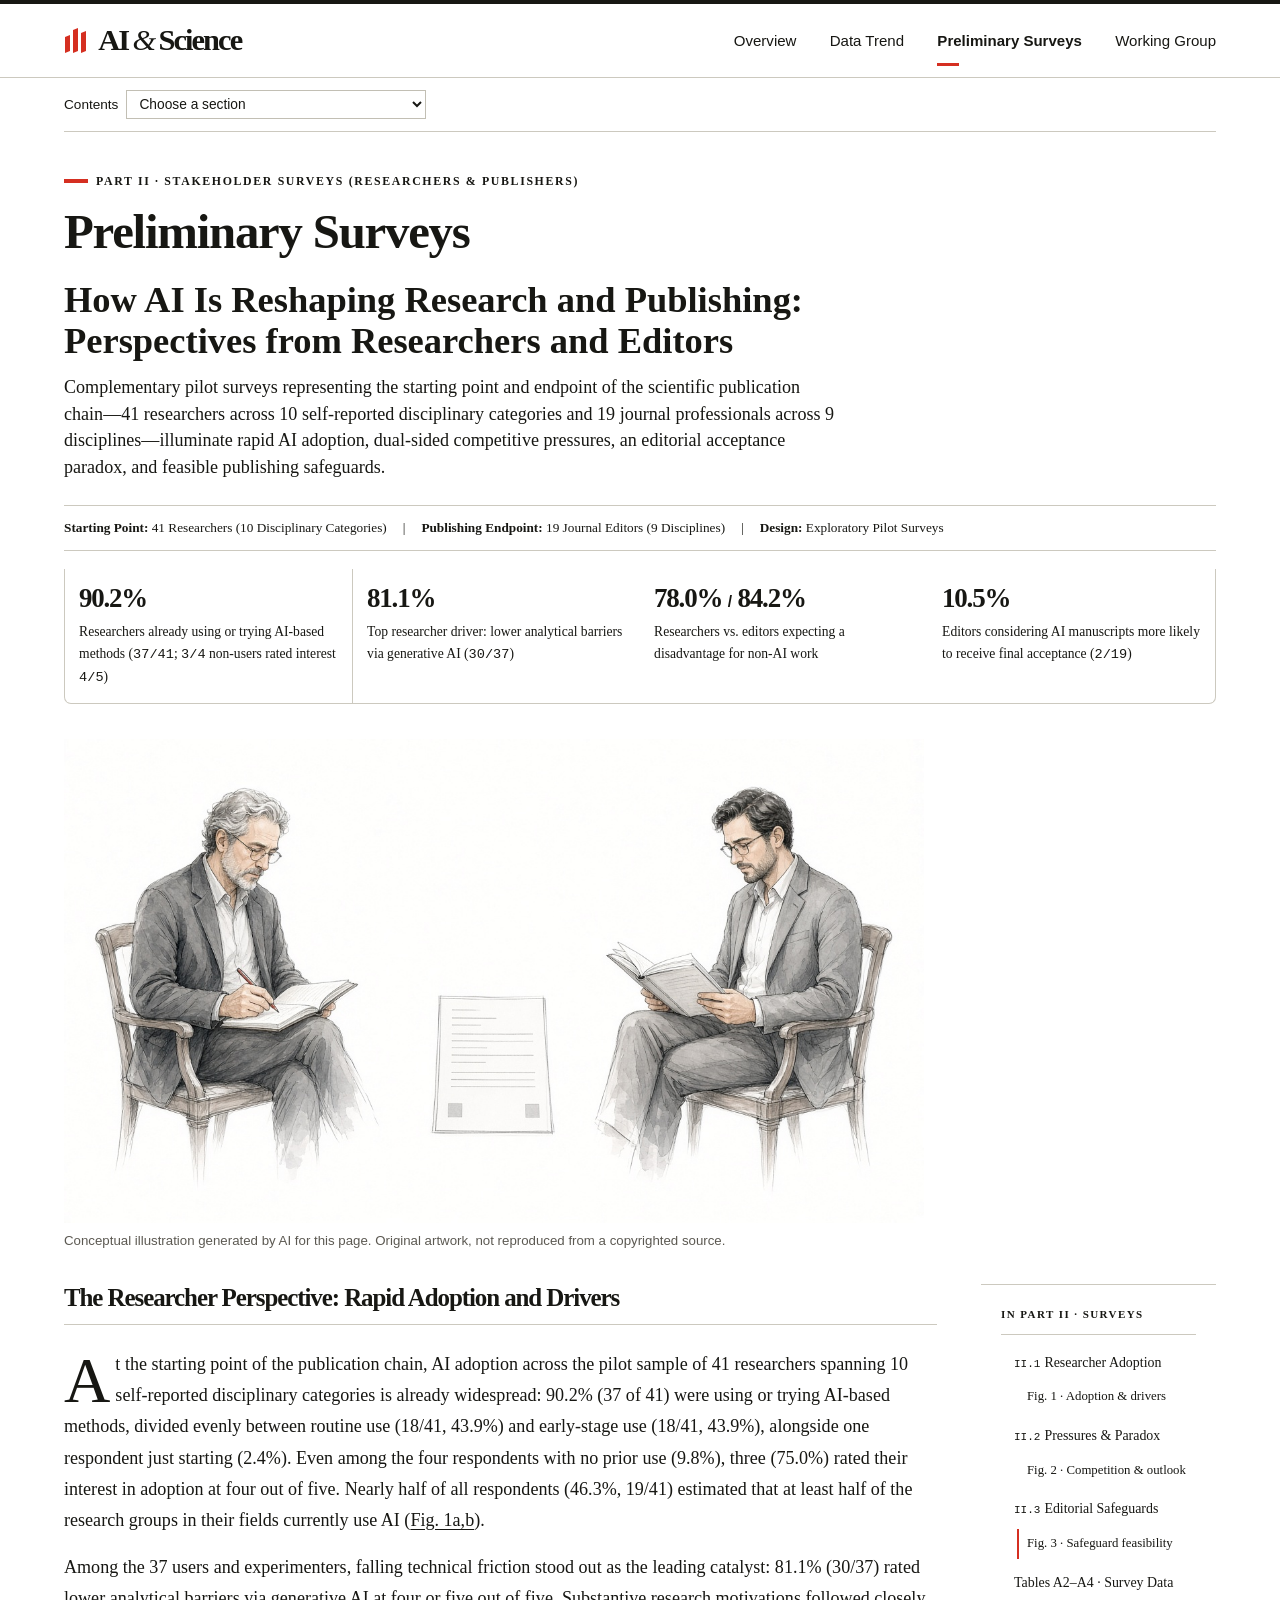
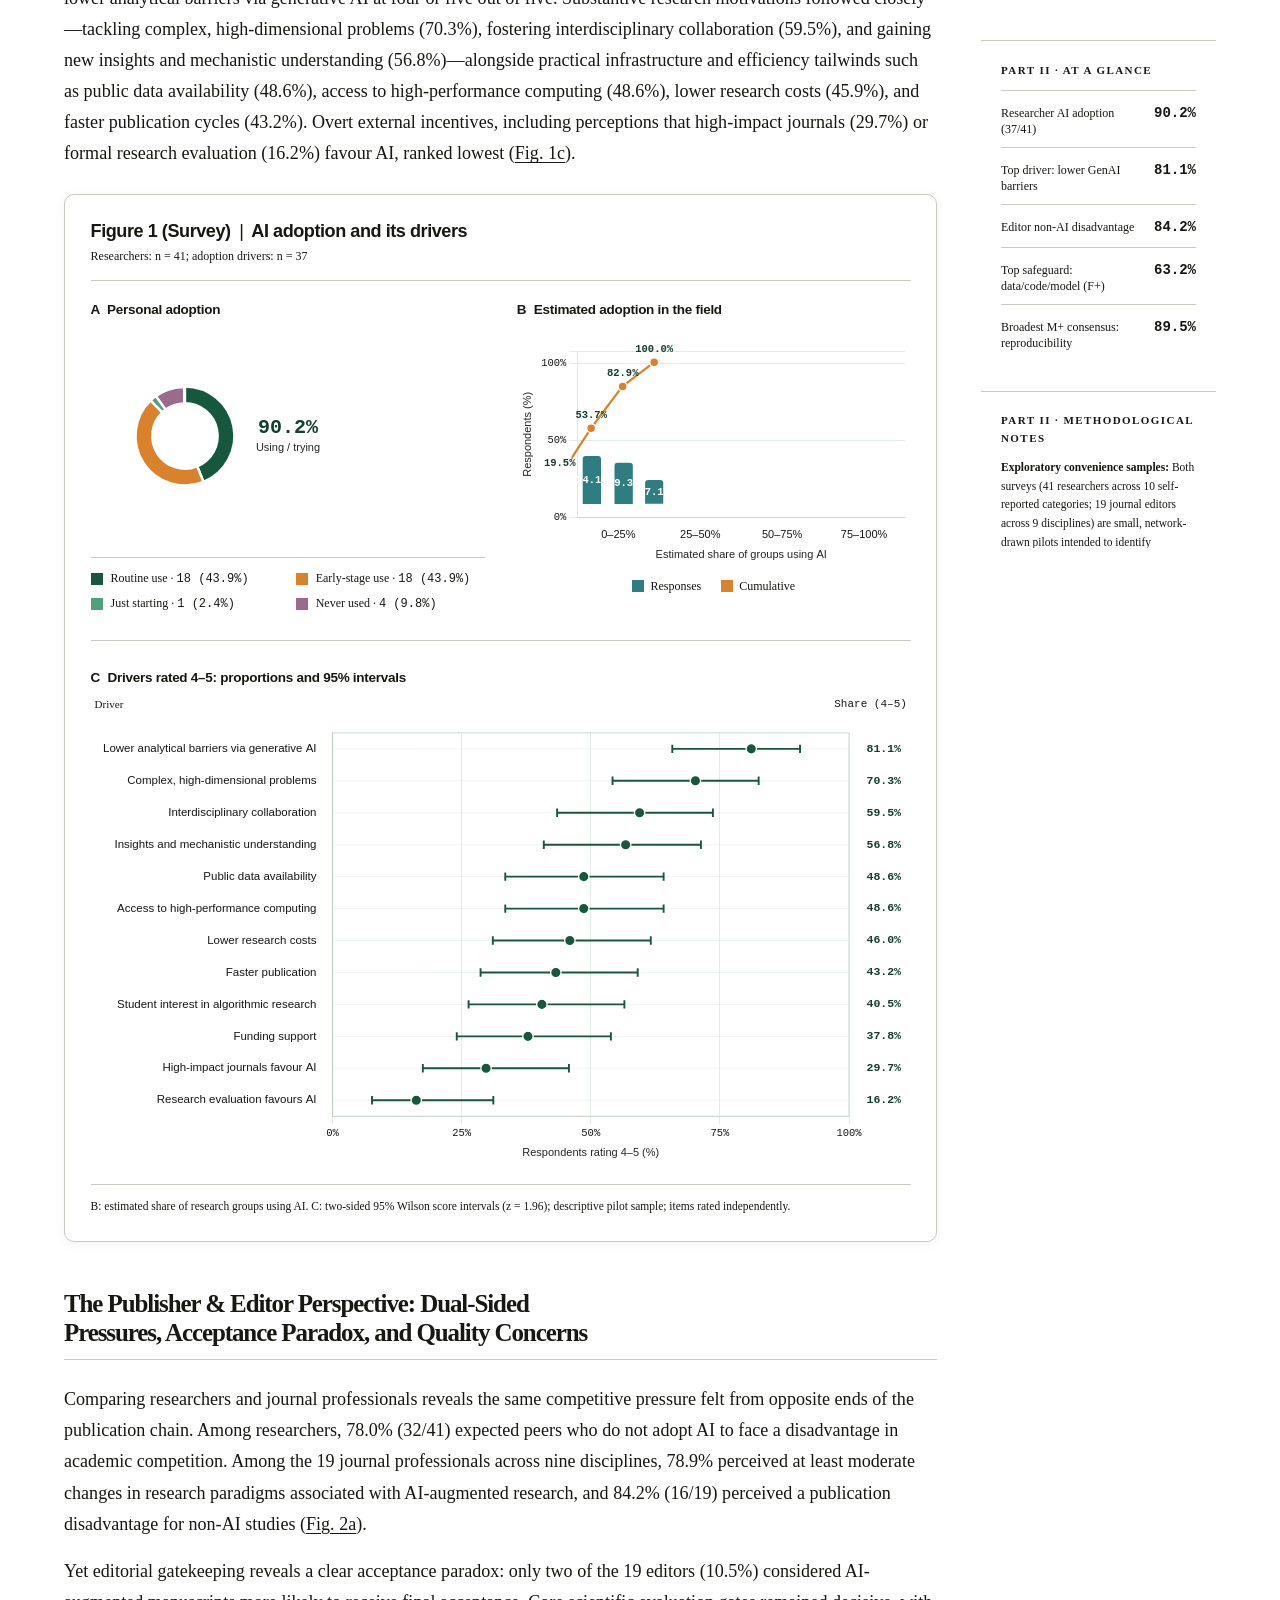
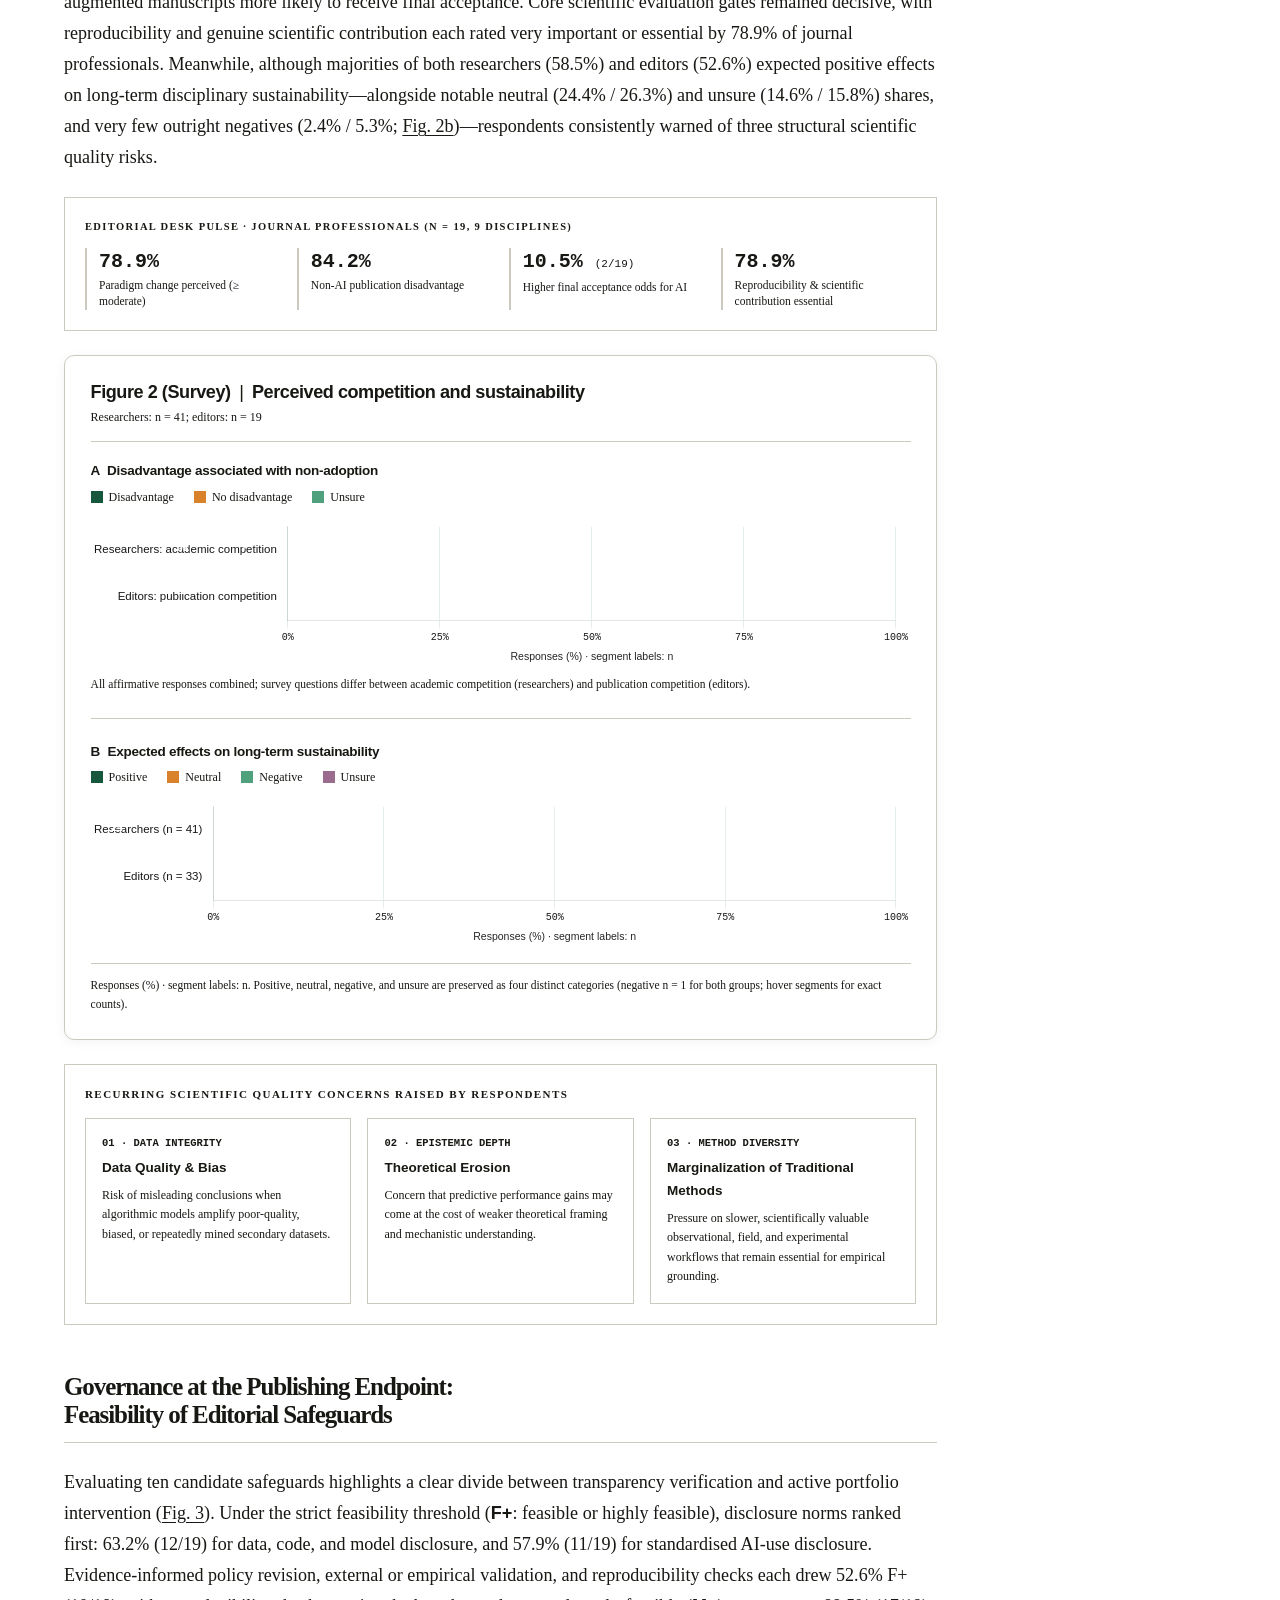
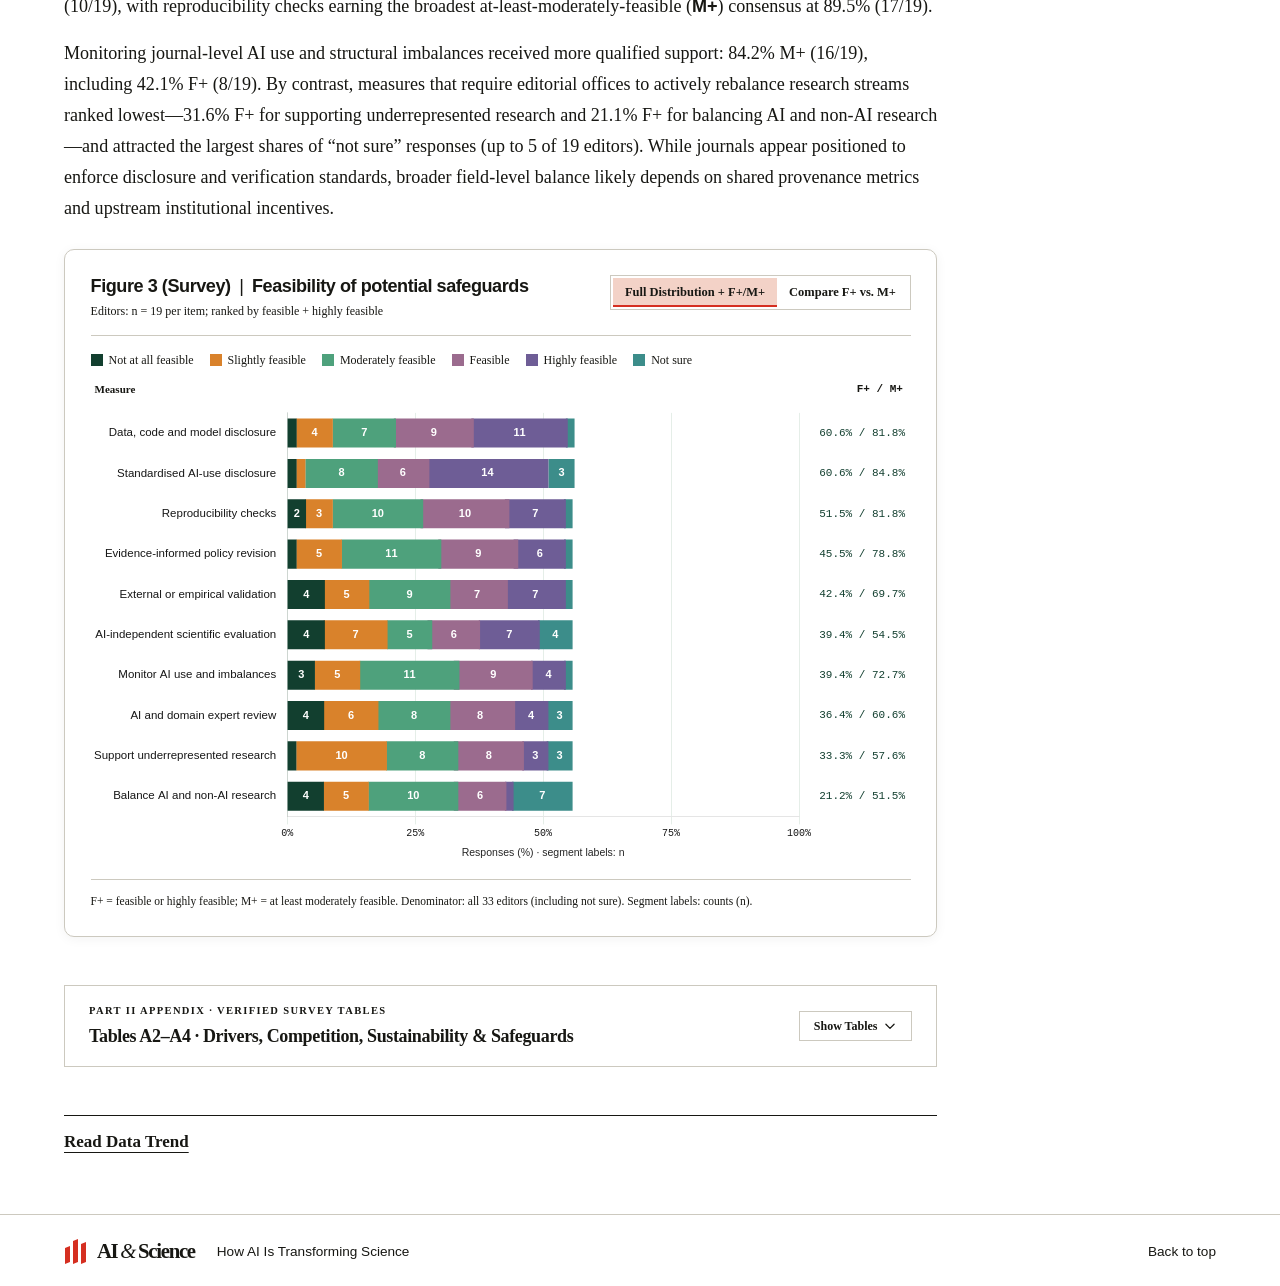
<file: How_AI_Is_Transforming_Science/publishing.html>
<!doctype html><html lang="en"><head><meta charset="utf-8"><meta name="viewport" content="width=device-width,initial-scale=1"><meta name="theme-color" content="#ffffff"><title>Preliminary Surveys | AI &amp; Science</title><meta name="description" content="Preliminary Surveys — evidence on AI methods, research data and editorial practice."><link rel="icon" href="art/icon.svg"><link rel="stylesheet" href="site.css"><link rel="stylesheet" href="report-utilities.css"><link rel="stylesheet" href="report.css"></head><body><a class="skip" href="#main">Skip to content</a><header class="mast"><div class="frame mast-inner"><a class="brand" href="index.html" aria-label="AI and Science home"><span class="brandmark" aria-hidden="true"><i></i><i></i><i></i></span>AI <em>&amp;</em> Science</a><nav aria-label="Main navigation"><a href="index.html">Overview</a><a href="plos.html">Data Trend</a><a href="publishing.html" aria-current="page">Preliminary Surveys</a><a href="team.html">Working Group</a></nav></div></header><main id="main" class="frame"><div class="report-tools"><label class="jump">Contents <select id="jump"><option value="">Choose a section</option><option value="p2-sec-1">Preliminary Surveys · Adoption and drivers</option><option value="p2-sec-2">Preliminary Surveys · Publishing pressures</option><option value="p2-sec-3">Preliminary Surveys · Editorial safeguards</option><option value="p2-appendix">Preliminary Surveys · Appendices A2–A4</option></select></label></div><div class="research-report"><div id="part-2-container" class="reportpart">

      
      <header class="mb-10 sm:mb-12">
        <div class="max-w-4xl">
          
          <div class="inline-flex items-center gap-2 text-[11px] font-semibold uppercase tracking-[0.14em] text-botanical-eyebrow mb-3.5">
            <span class="w-6 h-[2px] bg-botanical-forest"></span>
            <span>PART II · STAKEHOLDER SURVEYS (RESEARCHERS &amp; PUBLISHERS)</span>
          </div>

          
          <h1 class="font-display font-bold text-3xl sm:text-[2.75rem] lg:text-[3.05rem] leading-[1.13] tracking-tight text-botanical-evergreen mb-5">Preliminary Surveys</h1>

          
          <p class="report-headline">How AI Is Reshaping Research and Publishing: Perspectives from Researchers and Editors</p><p class="font-serif text-lg sm:text-[1.22rem] leading-[1.62] text-botanical-muted mb-6 max-w-3xl">
            Complementary pilot surveys representing the starting point and endpoint of the scientific publication chain—41 researchers across 10 self-reported disciplinary categories and 19 journal professionals across 9 disciplines—illuminate rapid AI adoption, dual-sided competitive pressures, an editorial acceptance paradox, and feasible publishing safeguards.
          </p>

          
          <div class="flex flex-wrap items-center gap-x-4 gap-y-1.5 py-3.5 border-y border-botanical-border text-xs text-botanical-muted">
            <span><strong class="font-semibold text-botanical-evergreen">Starting Point:</strong> 41 Researchers (10 Disciplinary Categories)</span>
            <span class="hidden sm:inline text-botanical-border" aria-hidden="true">|</span>
            <span><strong class="font-semibold text-botanical-evergreen">Publishing Endpoint:</strong> 19 Journal Editors (9 Disciplines)</span>
            <span class="hidden sm:inline text-botanical-border" aria-hidden="true">|</span>
            <span><strong class="font-semibold text-botanical-evergreen">Design:</strong> Exploratory Pilot Surveys</span>
          </div>
        </div>

        
        <div class="mt-7 bg-white rounded-[10px] border border-botanical-border shadow-plate overflow-hidden print-avoid">
          <div class="report-metrics grid grid-cols-1 sm:grid-cols-2 lg:grid-cols-4 divide-y sm:divide-y-0 sm:divide-x divide-botanical-border/75">
            
            <div class="p-5 border-t-[3px] border-t-botanical-forest">
              <div class="font-mono font-semibold text-xl sm:text-2xl text-botanical-forest tabular-nums tracking-tight">
                90.2%
              </div>
              <p class="text-xs text-botanical-muted mt-1.5 leading-relaxed">
                Researchers already using or trying AI-based methods (<span class="font-mono">37/41</span>; <span class="font-mono">3/4</span> non-users rated interest <span class="font-mono">4/5</span>)
              </p>
            </div>
            
            <div class="p-5 border-t-[3px] border-t-botanical-teal">
              <div class="font-mono font-semibold text-xl sm:text-2xl text-botanical-evergreen tabular-nums tracking-tight">
                81.1%
              </div>
              <p class="text-xs text-botanical-muted mt-1.5 leading-relaxed">
                Top researcher driver: lower analytical barriers via generative AI (<span class="font-mono">30/37</span>)
              </p>
            </div>
            
            <div class="p-5 border-t-[3px] border-t-botanical-amber">
              <div class="font-mono font-semibold text-xl sm:text-2xl text-botanical-evergreen tabular-nums tracking-tight">
                78.0% <span class="text-sm font-sans font-normal text-botanical-muted">/</span> 84.2%
              </div>
              <p class="text-xs text-botanical-muted mt-1.5 leading-relaxed">
                Researchers vs. editors expecting a disadvantage for non-AI work
              </p>
            </div>
            
            <div class="p-5 border-t-[3px] border-t-botanical-terracotta">
              <div class="font-mono font-semibold text-xl sm:text-2xl text-botanical-terracotta tabular-nums tracking-tight">
                10.5%
              </div>
              <p class="text-xs text-botanical-muted mt-1.5 leading-relaxed">
                Editors considering AI manuscripts more likely to receive final acceptance (<span class="font-mono">2/19</span>)
              </p>
            </div>
          </div>
        </div>
      </header>
      <figure class="concept-figure">
        <img src="art/survey-concept.jpg" width="1280" height="720" alt="A researcher and a journal editor review a questionnaire between them.">
        <figcaption><p>Conceptual illustration generated by AI for this page. Original artwork, not reproduced from a copyrighted source.</p></figcaption>
      </figure>
<div class="editorial-grid grid grid-cols-1 lg:grid-cols-[minmax(0,1fr)_280px] xl:grid-cols-[minmax(0,820px)_1fr] gap-8 xl:gap-11 items-start">

        
        <article class="min-w-0 space-y-12">

          
          <section id="p2-sec-1" class="scroll-mt-36 space-y-6">
            <div class="border-b border-botanical-border pb-3">
              <h2 class="font-display font-bold text-2xl sm:text-[1.85rem] leading-tight text-botanical-evergreen">
                The Researcher Perspective: Rapid Adoption and Drivers
              </h2>
            </div>

            <div class="editorial-prose font-serif text-[1.06rem] leading-[1.82] text-botanical-prose space-y-4">
              <p class="editorial-dropcap">
                At the starting point of the publication chain, AI adoption across the pilot sample of 41 researchers spanning 10 self-reported disciplinary categories is already widespread: 90.2% (37 of 41) were using or trying AI-based methods, divided evenly between routine use (18/41, 43.9%) and early-stage use (18/41, 43.9%), alongside one respondent just starting (2.4%). Even among the four respondents with no prior use (9.8%), three (75.0%) rated their interest in adoption at four out of five. Nearly half of all respondents (46.3%, 19/41) estimated that at least half of the research groups in their fields currently use AI (<a href="#p2-fig-1" class="text-botanical-forest font-medium underline decoration-botanical-border underline-offset-2 hover:decoration-botanical-forest">Fig. 1a,b</a>).
              </p>
              <p>
                Among the 37 users and experimenters, falling technical friction stood out as the leading catalyst: 81.1% (30/37) rated lower analytical barriers via generative AI at four or five out of five. Substantive research motivations followed closely—tackling complex, high-dimensional problems (70.3%), fostering interdisciplinary collaboration (59.5%), and gaining new insights and mechanistic understanding (56.8%)—alongside practical infrastructure and efficiency tailwinds such as public data availability (48.6%), access to high-performance computing (48.6%), lower research costs (45.9%), and faster publication cycles (43.2%). Overt external incentives, including perceptions that high-impact journals (29.7%) or formal research evaluation (16.2%) favour AI, ranked lowest (<a href="#p2-fig-1" class="text-botanical-forest font-medium underline decoration-botanical-border underline-offset-2 hover:decoration-botanical-forest">Fig. 1c</a>).
              </p>
            </div>

            
            <figure id="p2-fig-1" class="figure-plate scroll-mt-36 bg-white rounded-[10px] border border-botanical-border p-5 sm:p-7 shadow-plate">
              <figcaption class="pb-4 mb-5 border-b border-botanical-border/70">
                <div class="font-sans font-bold text-base sm:text-[1.12rem] text-botanical-evergreen tracking-tight">
                  Figure 1 (Survey) <span class="text-botanical-border font-normal mx-1">|</span> AI adoption and its drivers
                </div>
                <p class="text-xs text-botanical-muted mt-1">
                  Researchers: n = 41; adoption drivers: n = 37
                </p>
              </figcaption>

              
              <div class="grid grid-cols-1 md:grid-cols-2 gap-8 pb-7 mb-7 border-b border-botanical-border/60">
                
                <div class="min-w-0 flex flex-col">
                  <h3 class="font-sans font-bold text-[13.5px] text-botanical-evergreen mb-3">
                    A <span class="font-semibold ml-1">Personal adoption</span>
                  </h3>
                  <div class="relative w-full h-[210px]">
                    <canvas id="fig3-a"></canvas>
                  </div>
                  
                  <div class="grid grid-cols-1 sm:grid-cols-2 gap-x-4 gap-y-2 mt-4 pt-3 border-t border-botanical-border/50 text-xs text-botanical-prose">
                    <div class="flex items-center gap-2">
                      <span class="w-3 h-3 rounded-[2px] bg-[#16583d] shrink-0"></span>
                      <span>Routine use · <span class="font-mono">18 (43.9%)</span></span>
                    </div>
                    <div class="flex items-center gap-2">
                      <span class="w-3 h-3 rounded-[2px] bg-[#d9822b] shrink-0"></span>
                      <span>Early-stage use · <span class="font-mono">18 (43.9%)</span></span>
                    </div>
                    <div class="flex items-center gap-2">
                      <span class="w-3 h-3 rounded-[2px] bg-[#4ea17c] shrink-0"></span>
                      <span>Just starting · <span class="font-mono">1 (2.4%)</span></span>
                    </div>
                    <div class="flex items-center gap-2">
                      <span class="w-3 h-3 rounded-[2px] bg-[#9b6b8e] shrink-0"></span>
                      <span>Never used · <span class="font-mono">4 (9.8%)</span></span>
                    </div>
                  </div>
                </div>

                
                <div class="min-w-0 flex flex-col">
                  <h3 class="font-sans font-bold text-[13.5px] text-botanical-evergreen mb-3">
                    B <span class="font-semibold ml-1">Estimated adoption in the field</span>
                  </h3>
                  <div class="relative w-full h-[235px]">
                    <canvas id="fig3-b"></canvas>
                  </div>
                  <div class="flex items-center justify-center gap-5 mt-3 text-xs text-botanical-prose">
                    <span class="inline-flex items-center gap-1.5"><span class="w-3 h-3 rounded-[2px] bg-[#2d7d82]"></span>Responses</span>
                    <span class="inline-flex items-center gap-1.5"><span class="w-3 h-3 rounded-[2px] bg-[#d9822b]"></span>Cumulative</span>
                  </div>
                </div>
              </div>

              
              <div>
                <div class="flex items-baseline justify-between gap-2 mb-2">
                  <h3 class="font-sans font-bold text-[13.5px] text-botanical-evergreen">
                    C <span class="font-semibold ml-1">Drivers rated 4–5: proportions and 95% intervals</span>
                  </h3>
                </div>
                <div class="text-[11px] font-medium text-botanical-muted mb-1 flex justify-between px-1">
                  <span>Driver</span>
                  <span class="font-mono">Share (4–5)</span>
                </div>
                <div class="relative w-full h-[435px] sm:h-[450px]">
                  <canvas id="fig3-c"></canvas>
                </div>
              </div>

              <p class="text-[11.5px] text-botanical-muted mt-4 pt-3 border-t border-botanical-border/60 leading-relaxed">
                B: estimated share of research groups using AI. C: two-sided 95% Wilson score intervals (z = 1.96); descriptive pilot sample; items rated independently.
              </p>
            </figure>
          </section>

          
          <section id="p2-sec-2" class="scroll-mt-36 space-y-6">
            <div class="border-b border-botanical-border pb-3">
              <h2 class="font-display font-bold text-2xl sm:text-[1.85rem] leading-tight text-botanical-evergreen">
                The Publisher &amp; Editor Perspective: Dual-Sided Pressures, Acceptance Paradox, and Quality Concerns
              </h2>
            </div>

            <div class="editorial-prose font-serif text-[1.06rem] leading-[1.82] text-botanical-prose space-y-4">
              <p>
                Comparing researchers and journal professionals reveals the same competitive pressure felt from opposite ends of the publication chain. Among researchers, 78.0% (32/41) expected peers who do not adopt AI to face a disadvantage in academic competition. Among the 19 journal professionals across nine disciplines, 78.9% perceived at least moderate changes in research paradigms associated with AI-augmented research, and 84.2% (16/19) perceived a publication disadvantage for non-AI studies (<a href="#p2-fig-2" class="text-botanical-forest font-medium underline decoration-botanical-border underline-offset-2 hover:decoration-botanical-forest">Fig. 2a</a>).
              </p>
              <p>
                Yet editorial gatekeeping reveals a clear acceptance paradox: only two of the 19 editors (10.5%) considered AI-augmented manuscripts more likely to receive final acceptance. Core scientific evaluation gates remained decisive, with reproducibility and genuine scientific contribution each rated very important or essential by 78.9% of journal professionals. Meanwhile, although majorities of both researchers (58.5%) and editors (52.6%) expected positive effects on long-term disciplinary sustainability—alongside notable neutral (24.4% / 26.3%) and unsure (14.6% / 15.8%) shares, and very few outright negatives (2.4% / 5.3%; <a href="#p2-fig-2" class="text-botanical-forest font-medium underline decoration-botanical-border underline-offset-2 hover:decoration-botanical-forest">Fig. 2b</a>)—respondents consistently warned of three structural scientific quality risks.
              </p>
            </div>

            
            <div class="bg-white rounded-[10px] border border-botanical-border p-4 sm:p-5 shadow-plate print-avoid">
              <div class="text-[10.5px] font-semibold uppercase tracking-[0.13em] text-botanical-eyebrow mb-3">
                Editorial Desk Pulse · Journal Professionals (n = 19, 9 Disciplines)
              </div>
              <div class="grid grid-cols-2 lg:grid-cols-4 gap-4">
                <div class="border-l-2 border-botanical-forest pl-3">
                  <div class="font-mono font-semibold text-xl text-botanical-evergreen tabular-nums">78.9%</div>
                  <div class="text-[11.5px] text-botanical-muted leading-snug mt-0.5">Paradigm change perceived (≥ moderate)</div>
                </div>
                <div class="border-l-2 border-botanical-terracotta pl-3">
                  <div class="font-mono font-semibold text-xl text-botanical-terracotta tabular-nums">84.2%</div>
                  <div class="text-[11.5px] text-botanical-muted leading-snug mt-0.5">Non-AI publication disadvantage</div>
                </div>
                <div class="border-l-2 border-botanical-amber pl-3">
                  <div class="font-mono font-semibold text-xl text-botanical-evergreen tabular-nums">10.5% <span class="text-[11px] font-normal text-botanical-muted">(2/19)</span></div>
                  <div class="text-[11.5px] text-botanical-muted leading-snug mt-0.5">Higher final acceptance odds for AI</div>
                </div>
                <div class="border-l-2 border-botanical-teal pl-3">
                  <div class="font-mono font-semibold text-xl text-botanical-forest tabular-nums">78.9%</div>
                  <div class="text-[11.5px] text-botanical-muted leading-snug mt-0.5">Reproducibility &amp; scientific contribution essential</div>
                </div>
              </div>
            </div>

            
            <figure id="p2-fig-2" class="figure-plate scroll-mt-36 bg-white rounded-[10px] border border-botanical-border p-5 sm:p-7 shadow-plate">
              <figcaption class="pb-4 mb-5 border-b border-botanical-border/70">
                <div class="font-sans font-bold text-base sm:text-[1.12rem] text-botanical-evergreen tracking-tight">
                  Figure 2 (Survey) <span class="text-botanical-border font-normal mx-1">|</span> Perceived competition and sustainability
                </div>
                <p class="text-xs text-botanical-muted mt-1">
                  Researchers: n = 41; editors: n = 19
                </p>
              </figcaption>

              
              <div class="pb-6 mb-6 border-b border-botanical-border/60">
                <h3 class="font-sans font-bold text-[13.5px] text-botanical-evergreen mb-2">
                  A <span class="font-semibold ml-1">Disadvantage associated with non-adoption</span>
                </h3>
                <div class="flex flex-wrap items-center gap-x-5 gap-y-1.5 text-xs text-botanical-prose mb-3">
                  <span class="inline-flex items-center gap-1.5"><span class="w-3 h-3 rounded-[2px] bg-[#16583d]"></span>Disadvantage</span>
                  <span class="inline-flex items-center gap-1.5"><span class="w-3 h-3 rounded-[2px] bg-[#d9822b]"></span>No disadvantage</span>
                  <span class="inline-flex items-center gap-1.5"><span class="w-3 h-3 rounded-[2px] bg-[#4ea17c]"></span>Unsure</span>
                </div>
                <div class="relative w-full h-[145px] sm:h-[150px]">
                  <canvas id="fig4-a"></canvas>
                </div>
                <p class="text-[11.5px] text-botanical-muted mt-2">
                  All affirmative responses combined; survey questions differ between academic competition (researchers) and publication competition (editors).
                </p>
              </div>

              
              <div>
                <h3 class="font-sans font-bold text-[13.5px] text-botanical-evergreen mb-2">
                  B <span class="font-semibold ml-1">Expected effects on long-term sustainability</span>
                </h3>
                <div class="flex flex-wrap items-center gap-x-5 gap-y-1.5 text-xs text-botanical-prose mb-3">
                  <span class="inline-flex items-center gap-1.5"><span class="w-3 h-3 rounded-[2px] bg-[#16583d]"></span>Positive</span>
                  <span class="inline-flex items-center gap-1.5"><span class="w-3 h-3 rounded-[2px] bg-[#d9822b]"></span>Neutral</span>
                  <span class="inline-flex items-center gap-1.5"><span class="w-3 h-3 rounded-[2px] bg-[#4ea17c]"></span>Negative</span>
                  <span class="inline-flex items-center gap-1.5"><span class="w-3 h-3 rounded-[2px] bg-[#9b6b8e]"></span>Unsure</span>
                </div>
                <div class="relative w-full h-[145px] sm:h-[150px]">
                  <canvas id="fig4-b"></canvas>
                </div>
              </div>

              <p class="text-[11.5px] text-botanical-muted mt-4 pt-3 border-t border-botanical-border/60 leading-relaxed">
                Responses (%) · segment labels: n. Positive, neutral, negative, and unsure are preserved as four distinct categories (negative n = 1 for both groups; hover segments for exact counts).
              </p>
            </figure>

            
            <div class="bg-botanical-tint/85 rounded-[10px] border border-botanical-border p-5 print-avoid">
              <div class="text-[11px] font-semibold uppercase tracking-[0.13em] text-botanical-terracotta mb-3.5">
                Recurring Scientific Quality Concerns Raised by Respondents
              </div>
              <div class="grid grid-cols-1 md:grid-cols-3 gap-4">
                <div class="bg-white rounded-lg border border-botanical-border/90 p-4">
                  <div class="font-mono text-[10.5px] font-semibold text-botanical-terracotta mb-1">01 · DATA INTEGRITY</div>
                  <h4 class="font-sans font-bold text-[13.5px] text-botanical-evergreen mb-1.5">Data Quality &amp; Bias</h4>
                  <p class="text-xs text-botanical-muted leading-relaxed">
                    Risk of misleading conclusions when algorithmic models amplify poor-quality, biased, or repeatedly mined secondary datasets.
                  </p>
                </div>
                <div class="bg-white rounded-lg border border-botanical-border/90 p-4">
                  <div class="font-mono text-[10.5px] font-semibold text-botanical-terracotta mb-1">02 · EPISTEMIC DEPTH</div>
                  <h4 class="font-sans font-bold text-[13.5px] text-botanical-evergreen mb-1.5">Theoretical Erosion</h4>
                  <p class="text-xs text-botanical-muted leading-relaxed">
                    Concern that predictive performance gains may come at the cost of weaker theoretical framing and mechanistic understanding.
                  </p>
                </div>
                <div class="bg-white rounded-lg border border-botanical-border/90 p-4">
                  <div class="font-mono text-[10.5px] font-semibold text-botanical-terracotta mb-1">03 · METHOD DIVERSITY</div>
                  <h4 class="font-sans font-bold text-[13.5px] text-botanical-evergreen mb-1.5">Marginalization of Traditional Methods</h4>
                  <p class="text-xs text-botanical-muted leading-relaxed">
                    Pressure on slower, scientifically valuable observational, field, and experimental workflows that remain essential for empirical grounding.
                  </p>
                </div>
              </div>
            </div>
          </section>

          
          <section id="p2-sec-3" class="scroll-mt-36 space-y-6">
            <div class="border-b border-botanical-border pb-3">
              <h2 class="font-display font-bold text-2xl sm:text-[1.85rem] leading-tight text-botanical-evergreen">
                Governance at the Publishing Endpoint: Feasibility of Editorial Safeguards
              </h2>
            </div>

            <div class="editorial-prose font-serif text-[1.06rem] leading-[1.82] text-botanical-prose space-y-4">
              <p>
                Evaluating ten candidate safeguards highlights a clear divide between transparency verification and active portfolio intervention (<a href="#p2-fig-3" class="text-botanical-forest font-medium underline decoration-botanical-border underline-offset-2 hover:decoration-botanical-forest">Fig. 3</a>). Under the strict feasibility threshold (<strong class="font-sans font-semibold text-botanical-evergreen">F+</strong>: feasible or highly feasible), disclosure norms ranked first: 63.2% (12/19) for data, code, and model disclosure, and 57.9% (11/19) for standardised AI-use disclosure. Evidence-informed policy revision, external or empirical validation, and reproducibility checks each drew 52.6% F+ (10/19), with reproducibility checks earning the broadest at-least-moderately-feasible (<strong class="font-sans font-semibold text-botanical-evergreen">M+</strong>) consensus at 89.5% (17/19).
              </p>
              <p>
                Monitoring journal-level AI use and structural imbalances received more qualified support: 84.2% M+ (16/19), including 42.1% F+ (8/19). By contrast, measures that require editorial offices to actively rebalance research streams ranked lowest—31.6% F+ for supporting underrepresented research and 21.1% F+ for balancing AI and non-AI research—and attracted the largest shares of “not sure” responses (up to 5 of 19 editors). While journals appear positioned to enforce disclosure and verification standards, broader field-level balance likely depends on shared provenance metrics and upstream institutional incentives.
              </p>
            </div>

            
            <figure id="p2-fig-3" class="figure-plate scroll-mt-36 bg-white rounded-[10px] border border-botanical-border p-5 sm:p-7 shadow-plate">
              <figcaption class="pb-4 mb-4 border-b border-botanical-border/70 flex flex-col sm:flex-row sm:items-start justify-between gap-3">
                <div>
                  <div class="font-sans font-bold text-base sm:text-[1.12rem] text-botanical-evergreen tracking-tight">
                    Figure 3 (Survey) <span class="text-botanical-border font-normal mx-1">|</span> Feasibility of potential safeguards
                  </div>
                  <p class="text-xs text-botanical-muted mt-1">
                    Editors: n = 19 per item; ranked by feasible + highly feasible
                  </p>
                </div>

                
                <div class="inline-flex items-center p-0.5 rounded-full bg-botanical-canvas border border-botanical-border self-start shrink-0 no-print">
                  <button type="button" id="btn-fig5-full" class="px-3 py-1 rounded-full text-[11.5px] font-semibold transition bg-botanical-forest text-white shadow-sm">
                    Full Distribution + F+/M+
                  </button>
                  <button type="button" id="btn-fig5-comp" class="px-3 py-1 rounded-full text-[11.5px] font-semibold transition text-botanical-evergreen hover:text-botanical-forest">
                    Compare F+ vs. M+
                  </button>
                </div>
              </figcaption>

              
              <div id="fig5-legend-full" class="flex flex-wrap items-center gap-x-4 gap-y-1.5 text-xs text-botanical-prose mb-3">
                <span class="inline-flex items-center gap-1.5"><span class="w-3 h-3 rounded-[2px] bg-[#123f2f]"></span>Not at all feasible</span>
                <span class="inline-flex items-center gap-1.5"><span class="w-3 h-3 rounded-[2px] bg-[#d9822b]"></span>Slightly feasible</span>
                <span class="inline-flex items-center gap-1.5"><span class="w-3 h-3 rounded-[2px] bg-[#4ea17c]"></span>Moderately feasible</span>
                <span class="inline-flex items-center gap-1.5"><span class="w-3 h-3 rounded-[2px] bg-[#9b6b8e]"></span>Feasible</span>
                <span class="inline-flex items-center gap-1.5"><span class="w-3 h-3 rounded-[2px] bg-[#6e5d96]"></span>Highly feasible</span>
                <span class="inline-flex items-center gap-1.5"><span class="w-3 h-3 rounded-[2px] bg-[#3c8d8a]"></span>Not sure</span>
              </div>

              <div id="fig5-legend-comp" class="hidden flex flex-wrap items-center gap-x-5 gap-y-1.5 text-xs text-botanical-prose mb-3">
                <span class="inline-flex items-center gap-1.5"><span class="w-3 h-3 rounded-[2px] bg-[#16583d]"></span>F+ (Feasible + Highly feasible)</span>
                <span class="inline-flex items-center gap-1.5"><span class="w-3 h-3 rounded-[2px] bg-[#4ea17c]"></span>M+ (At least moderately feasible)</span>
              </div>

              
              <div id="fig5-col-headers" class="flex items-center justify-between text-[11px] font-semibold text-botanical-muted px-1 mb-1">
                <span>Measure</span>
                <span class="font-mono text-botanical-evergreen pr-1 hidden sm:inline">F+ / M+</span>
              </div>

              
              <div class="relative w-full h-[435px] sm:h-[460px]">
                <canvas id="fig5-canvas"></canvas>
              </div>

              <p id="fig5-footnote" class="text-[11.5px] text-botanical-muted mt-4 pt-3 border-t border-botanical-border/60 leading-relaxed">
                F+ = feasible or highly feasible; M+ = at least moderately feasible. Denominator: all 19 editors (including not sure). Segment labels: counts (n).
              </p>
            </figure>
          </section>

          
          <section id="p2-appendix" class="scroll-mt-36">
            <details class="group bg-white rounded-[10px] border border-botanical-border shadow-plate overflow-hidden print-avoid">
              <summary class="px-5 sm:px-6 py-4 flex items-center justify-between gap-4 cursor-pointer select-none hover:bg-botanical-soft transition">
                <div>
                  <div class="text-[10.5px] font-semibold uppercase tracking-[0.13em] text-botanical-eyebrow">
                    PART II APPENDIX · VERIFIED SURVEY TABLES
                  </div>
                  <h2 class="font-display font-bold text-lg text-botanical-evergreen mt-0.5">
                    Tables A2–A4 · Drivers, Competition, Sustainability &amp; Safeguards
                  </h2>
                </div>
                <span class="px-3.5 py-1.5 rounded-full text-xs font-semibold bg-botanical-canvas border border-botanical-border text-botanical-evergreen group-open:bg-botanical-forest group-open:text-white group-open:border-botanical-forest transition inline-flex items-center gap-1.5 shrink-0">
                  <span class="group-open:hidden">Show Tables</span>
                  <span class="hidden group-open:inline">Hide Tables</span>
                  <svg class="w-3.5 h-3.5 transition-transform group-open:rotate-180" fill="none" stroke="currentColor" stroke-width="2.2" viewbox="0 0 24 24">
                    <path stroke-linecap="round" stroke-linejoin="round" d="M19 9l-7 7-7-7"></path>
                  </svg>
                </span>
              </summary>

              <div class="px-5 sm:px-6 pb-6 pt-4 border-t border-botanical-border space-y-7 bg-white">
                
                <div>
                  <h3 class="text-xs font-semibold uppercase tracking-[0.11em] text-botanical-eyebrow mb-2.5">
                    Table A2 · Researcher Adoption Drivers Rated 4–5/5 with 95% Wilson CIs (n = 37)
                  </h3>
                  <div class="overflow-x-auto rounded-lg border border-botanical-border">
                    <table class="min-w-full text-xs text-left border-collapse tabular-nums">
                      <thead class="bg-botanical-tint text-botanical-evergreen font-semibold border-b border-botanical-border">
                        <tr>
                          <th class="px-3 py-2.5">Rank</th>
                          <th class="px-3 py-2.5">Adoption Driver</th>
                          <th class="px-3 py-2.5 text-right">n / 37</th>
                          <th class="px-3 py-2.5 text-right">Proportion (%)</th>
                          <th class="px-3 py-2.5 text-right">95% Wilson CI</th>
                        </tr>
                      </thead>
                      <tbody id="tbody-drivers" class="divide-y divide-botanical-border/60 text-botanical-prose"><tr><td>1</td><td>Lower analytical barriers via generative AI</td><td>30 / 37</td><td>81.1%</td><td>[65.8%, 90.5%]</td></tr><tr><td>2</td><td>Complex, high-dimensional problems</td><td>26 / 37</td><td>70.3%</td><td>[54.2%, 82.5%]</td></tr><tr><td>3</td><td>Interdisciplinary collaboration</td><td>22 / 37</td><td>59.5%</td><td>[43.5%, 73.7%]</td></tr><tr><td>4</td><td>Insights and mechanistic understanding</td><td>21 / 37</td><td>56.8%</td><td>[40.9%, 71.3%]</td></tr><tr><td>5</td><td>Public data availability</td><td>18 / 37</td><td>48.6%</td><td>[33.5%, 64.1%]</td></tr><tr><td>6</td><td>Access to high-performance computing</td><td>18 / 37</td><td>48.6%</td><td>[33.5%, 64.1%]</td></tr><tr><td>7</td><td>Lower research costs</td><td>17 / 37</td><td>46.0%</td><td>[31.0%, 61.6%]</td></tr><tr><td>8</td><td>Faster publication</td><td>16 / 37</td><td>43.2%</td><td>[28.7%, 59.1%]</td></tr><tr><td>9</td><td>Student interest in algorithmic research</td><td>15 / 37</td><td>40.5%</td><td>[26.4%, 56.5%]</td></tr><tr><td>10</td><td>Funding support</td><td>14 / 37</td><td>37.8%</td><td>[24.1%, 53.9%]</td></tr><tr><td>11</td><td>High-impact journals favour AI</td><td>11 / 37</td><td>29.7%</td><td>[17.5%, 45.8%]</td></tr><tr><td>12</td><td>Research evaluation favours AI</td><td>6 / 37</td><td>16.2%</td><td>[7.7%, 31.1%]</td></tr></tbody>
                    </table>
                  </div>
                </div>

                
                <div>
                  <h3 class="text-xs font-semibold uppercase tracking-[0.11em] text-botanical-eyebrow mb-2.5">
                    Table A3 · Perceived Disadvantage &amp; Long-Term Sustainability (Researchers n = 41; Editors n = 19)
                  </h3>
                  <div class="overflow-x-auto rounded-lg border border-botanical-border">
                    <table class="min-w-full text-xs text-left border-collapse tabular-nums">
                      <thead class="bg-botanical-tint text-botanical-evergreen font-semibold border-b border-botanical-border">
                        <tr>
                          <th class="px-3 py-2.5">Dimension / Group</th>
                          <th class="px-3 py-2.5 text-right">Category 1</th>
                          <th class="px-3 py-2.5 text-right">Category 2</th>
                          <th class="px-3 py-2.5 text-right">Category 3</th>
                          <th class="px-3 py-2.5 text-right">Category 4</th>
                        </tr>
                      </thead>
                      <tbody class="divide-y divide-botanical-border/60 text-botanical-prose font-mono">
                        <tr class="hover:bg-botanical-soft">
                          <td class="px-3 py-2 font-sans font-semibold text-botanical-evergreen">Disadvantage — Researchers (n=41)</td>
                          <td class="px-3 py-2 text-right">Disadv.: 32 (78.0%)</td>
                          <td class="px-3 py-2 text-right">No disadv.: 7 (17.1%)</td>
                          <td class="px-3 py-2 text-right">Unsure: 2 (4.9%)</td>
                          <td class="px-3 py-2 text-right text-botanical-muted">—</td>
                        </tr>
                        <tr class="hover:bg-botanical-soft">
                          <td class="px-3 py-2 font-sans font-semibold text-botanical-evergreen">Disadvantage — Editors (n=19)</td>
                          <td class="px-3 py-2 text-right">Disadv.: 16 (84.2%)</td>
                          <td class="px-3 py-2 text-right">No disadv.: 2 (10.5%)</td>
                          <td class="px-3 py-2 text-right">Unsure: 1 (5.3%)</td>
                          <td class="px-3 py-2 text-right text-botanical-muted">—</td>
                        </tr>
                        <tr class="hover:bg-botanical-soft">
                          <td class="px-3 py-2 font-sans font-semibold text-botanical-evergreen">Sustainability — Researchers (n=41)</td>
                          <td class="px-3 py-2 text-right">Pos.: 24 (58.5%)</td>
                          <td class="px-3 py-2 text-right">Neu.: 10 (24.4%)</td>
                          <td class="px-3 py-2 text-right">Neg.: 1 (2.4%)</td>
                          <td class="px-3 py-2 text-right">Uns.: 6 (14.6%)</td>
                        </tr>
                        <tr class="hover:bg-botanical-soft">
                          <td class="px-3 py-2 font-sans font-semibold text-botanical-evergreen">Sustainability — Editors (n=19)</td>
                          <td class="px-3 py-2 text-right">Pos.: 10 (52.6%)</td>
                          <td class="px-3 py-2 text-right">Neu.: 5 (26.3%)</td>
                          <td class="px-3 py-2 text-right">Neg.: 1 (5.3%)</td>
                          <td class="px-3 py-2 text-right">Uns.: 3 (15.8%)</td>
                        </tr>
                      </tbody>
                    </table>
                  </div>
                </div>

                
                <div>
                  <h3 class="text-xs font-semibold uppercase tracking-[0.11em] text-botanical-eyebrow mb-2.5">
                    Table A4 · Editorial Safeguards Feasibility Ratings (n = 19 Editors per Item)
                  </h3>
                  <div class="overflow-x-auto rounded-lg border border-botanical-border">
                    <table class="min-w-full text-xs text-left border-collapse tabular-nums">
                      <thead class="bg-botanical-tint text-botanical-evergreen font-semibold border-b border-botanical-border">
                        <tr>
                          <th class="px-3 py-2.5">Safeguard Measure</th>
                          <th class="px-2 py-2.5 text-right">Not feas.</th>
                          <th class="px-2 py-2.5 text-right">Slightly</th>
                          <th class="px-2 py-2.5 text-right">Mod.</th>
                          <th class="px-2 py-2.5 text-right">Feasible</th>
                          <th class="px-2 py-2.5 text-right">Highly</th>
                          <th class="px-2 py-2.5 text-right">Unsure</th>
                          <th class="px-2.5 py-2.5 text-right">F+ (%)</th>
                          <th class="px-2.5 py-2.5 text-right">M+ (%)</th>
                        </tr>
                      </thead>
                      <tbody id="tbody-safeguards" class="divide-y divide-botanical-border/60 text-botanical-prose"><tr><td>Data, code and model disclosure</td><td>0</td><td>2</td><td>4</td><td>6</td><td>6</td><td>1</td><td>63.2%</td><td>84.2%</td></tr><tr><td>Standardised AI-use disclosure</td><td>0</td><td>1</td><td>4</td><td>4</td><td>7</td><td>3</td><td>57.9%</td><td>78.9%</td></tr><tr><td>Evidence-informed policy revision</td><td>0</td><td>2</td><td>6</td><td>6</td><td>4</td><td>1</td><td>52.6%</td><td>84.2%</td></tr><tr><td>External or empirical validation</td><td>0</td><td>2</td><td>6</td><td>4</td><td>6</td><td>1</td><td>52.6%</td><td>84.2%</td></tr><tr><td>Reproducibility checks</td><td>0</td><td>1</td><td>7</td><td>5</td><td>5</td><td>1</td><td>52.6%</td><td>89.5%</td></tr><tr><td>AI and domain expert review</td><td>0</td><td>3</td><td>5</td><td>5</td><td>4</td><td>2</td><td>47.4%</td><td>73.7%</td></tr><tr><td>AI-independent scientific evaluation</td><td>0</td><td>4</td><td>3</td><td>4</td><td>4</td><td>4</td><td>42.1%</td><td>57.9%</td></tr><tr><td>Monitor AI use and imbalances</td><td>0</td><td>2</td><td>8</td><td>6</td><td>2</td><td>1</td><td>42.1%</td><td>84.2%</td></tr><tr><td>Support underrepresented research</td><td>1</td><td>3</td><td>6</td><td>3</td><td>3</td><td>3</td><td>31.6%</td><td>63.2%</td></tr><tr><td>Balance AI and non-AI research</td><td>0</td><td>1</td><td>9</td><td>3</td><td>1</td><td>5</td><td>21.1%</td><td>68.4%</td></tr></tbody>
                    </table>
                  </div>
                </div>
              </div>
            </details>
          </section>

          
          <div class="report-bridge"><a href="plos.html">Read Data Trend</a></div></article>

        
        <aside class="lg:sticky lg:top-36 space-y-5">
          
          <nav aria-label="Part II outline" class="hidden lg:block bg-white rounded-[10px] border border-botanical-border p-5 shadow-plate no-print">
            <div class="text-[11px] font-semibold uppercase tracking-[0.13em] text-botanical-eyebrow pb-2.5 mb-2.5 border-b border-botanical-border/70">
              IN PART II · SURVEYS
            </div>
            <ul class="space-y-0.5 text-[12.5px]">
              <li>
                <a href="#p2-sec-1" data-spy="p2-sec-1" class="spy-link block px-2.5 py-1.5 rounded-r-md border-l-[3px] border-transparent text-botanical-muted hover:text-botanical-evergreen hover:bg-botanical-soft transition">
                  <span class="font-mono text-[11px] mr-1">II.1</span>Researcher Adoption
                </a>
              </li>
              <li class="pl-4">
                <a href="#p2-fig-1" data-spy="p2-fig-1" class="spy-link block px-2 py-1 rounded-r-md border-l-2 border-transparent text-[11.5px] text-botanical-muted hover:text-botanical-forest transition">
                  Fig. 1 · Adoption &amp; drivers
                </a>
              </li>
              <li class="pt-1">
                <a href="#p2-sec-2" data-spy="p2-sec-2" class="spy-link block px-2.5 py-1.5 rounded-r-md border-l-[3px] border-transparent text-botanical-muted hover:text-botanical-evergreen hover:bg-botanical-soft transition">
                  <span class="font-mono text-[11px] mr-1">II.2</span>Pressures &amp; Paradox
                </a>
              </li>
              <li class="pl-4">
                <a href="#p2-fig-2" data-spy="p2-fig-2" class="spy-link block px-2 py-1 rounded-r-md border-l-2 border-transparent text-[11.5px] text-botanical-muted hover:text-botanical-forest transition">
                  Fig. 2 · Competition &amp; outlook
                </a>
              </li>
              <li class="pt-1">
                <a href="#p2-sec-3" data-spy="p2-sec-3" class="spy-link block px-2.5 py-1.5 rounded-r-md border-l-[3px] border-transparent text-botanical-muted hover:text-botanical-evergreen hover:bg-botanical-soft transition">
                  <span class="font-mono text-[11px] mr-1">II.3</span>Editorial Safeguards
                </a>
              </li>
              <li class="pl-4">
                <a href="#p2-fig-3" data-spy="p2-fig-3" class="spy-link block px-2 py-1 rounded-r-md border-l-2 border-transparent text-[11.5px] text-botanical-muted hover:text-botanical-forest transition">
                  Fig. 3 · Safeguard feasibility
                </a>
              </li>
              <li class="pt-1">
                <a href="#p2-appendix" data-spy="p2-appendix" class="spy-link block px-2.5 py-1.5 rounded-r-md border-l-[3px] border-transparent text-botanical-muted hover:text-botanical-evergreen hover:bg-botanical-soft transition">
                  Tables A2–A4 · Survey Data
                </a>
              </li>
            </ul>
          </nav>

          
          <div class="bg-white rounded-[10px] border border-botanical-border p-5 shadow-plate print-avoid">
            <div class="text-[11px] font-semibold uppercase tracking-[0.13em] text-botanical-eyebrow pb-2.5 mb-3 border-b border-botanical-border/70">
              PART II · AT A GLANCE
            </div>
            <dl class="space-y-3 text-xs">
              <div class="flex items-baseline justify-between gap-2 pb-2.5 border-b border-botanical-border/50">
                <dt class="text-botanical-muted">Researcher AI adoption (37/41)</dt>
                <dd class="font-mono font-semibold text-sm text-botanical-forest tabular-nums">90.2%</dd>
              </div>
              <div class="flex items-baseline justify-between gap-2 pb-2.5 border-b border-botanical-border/50">
                <dt class="text-botanical-muted">Top driver: lower GenAI barriers</dt>
                <dd class="font-mono font-semibold text-sm text-botanical-forest tabular-nums">81.1%</dd>
              </div>
              <div class="flex items-baseline justify-between gap-2 pb-2.5 border-b border-botanical-border/50">
                <dt class="text-botanical-muted">Editor non-AI disadvantage</dt>
                <dd class="font-mono font-semibold text-sm text-botanical-terracotta tabular-nums">84.2%</dd>
              </div>
              <div class="flex items-baseline justify-between gap-2 pb-2.5 border-b border-botanical-border/50">
                <dt class="text-botanical-muted">Top safeguard: data/code/model (F+)</dt>
                <dd class="font-mono font-semibold text-sm text-botanical-evergreen tabular-nums">63.2%</dd>
              </div>
              <div class="flex items-baseline justify-between gap-2">
                <dt class="text-botanical-muted">Broadest M+ consensus: reproducibility</dt>
                <dd class="font-mono font-semibold text-sm text-botanical-teal tabular-nums">89.5%</dd>
              </div>
            </dl>
          </div>

          
          <div class="bg-botanical-tint rounded-[10px] border border-botanical-border p-5 text-xs leading-relaxed text-botanical-prose print-avoid">
            <div class="text-[11px] font-semibold uppercase tracking-[0.13em] text-botanical-evergreen mb-2.5">
              PART II · METHODOLOGICAL NOTES
            </div>
            <ul class="space-y-2.5 text-[11.5px] text-botanical-prose/95">
              <li>
                <strong class="text-botanical-evergreen">Exploratory convenience samples:</strong> Both surveys (41 researchers across 10 self-reported categories; 19 journal editors across 9 disciplines) are small, network-drawn pilots intended to identify directional signals rather than representative population estimates.
              </li>
              <li>
                <strong class="text-botanical-evergreen">Distinct competition contexts:</strong> Researchers evaluated disadvantages in <em>academic competition</em>, whereas editors evaluated disadvantages in <em>publication competition</em>.
              </li>
              <li>
                <strong class="text-botanical-evergreen">Feasibility thresholds (F+ / M+):</strong> F+ sums <em>Feasible</em> and <em>Highly feasible</em>; M+ adds <em>Moderately feasible</em>. Both use all 19 editors as denominator, including “not sure” responses.
              </li>
            </ul>
          </div>
        </aside>
      </div>
    </div></div></main><footer class="site-footer"><div class="frame"><a class="brand" href="index.html" aria-label="AI and Science home"><span class="brandmark" aria-hidden="true"><i></i><i></i><i></i></span>AI <em>&amp;</em> Science</a><span>How AI Is Transforming Science</span><a href="#main">Back to top</a></div></footer><script defer src="chart-assets/chart.umd.js"></script><script defer src="report-charts.js"></script><script defer src="report-ui.js"></script></body></html>
</file>
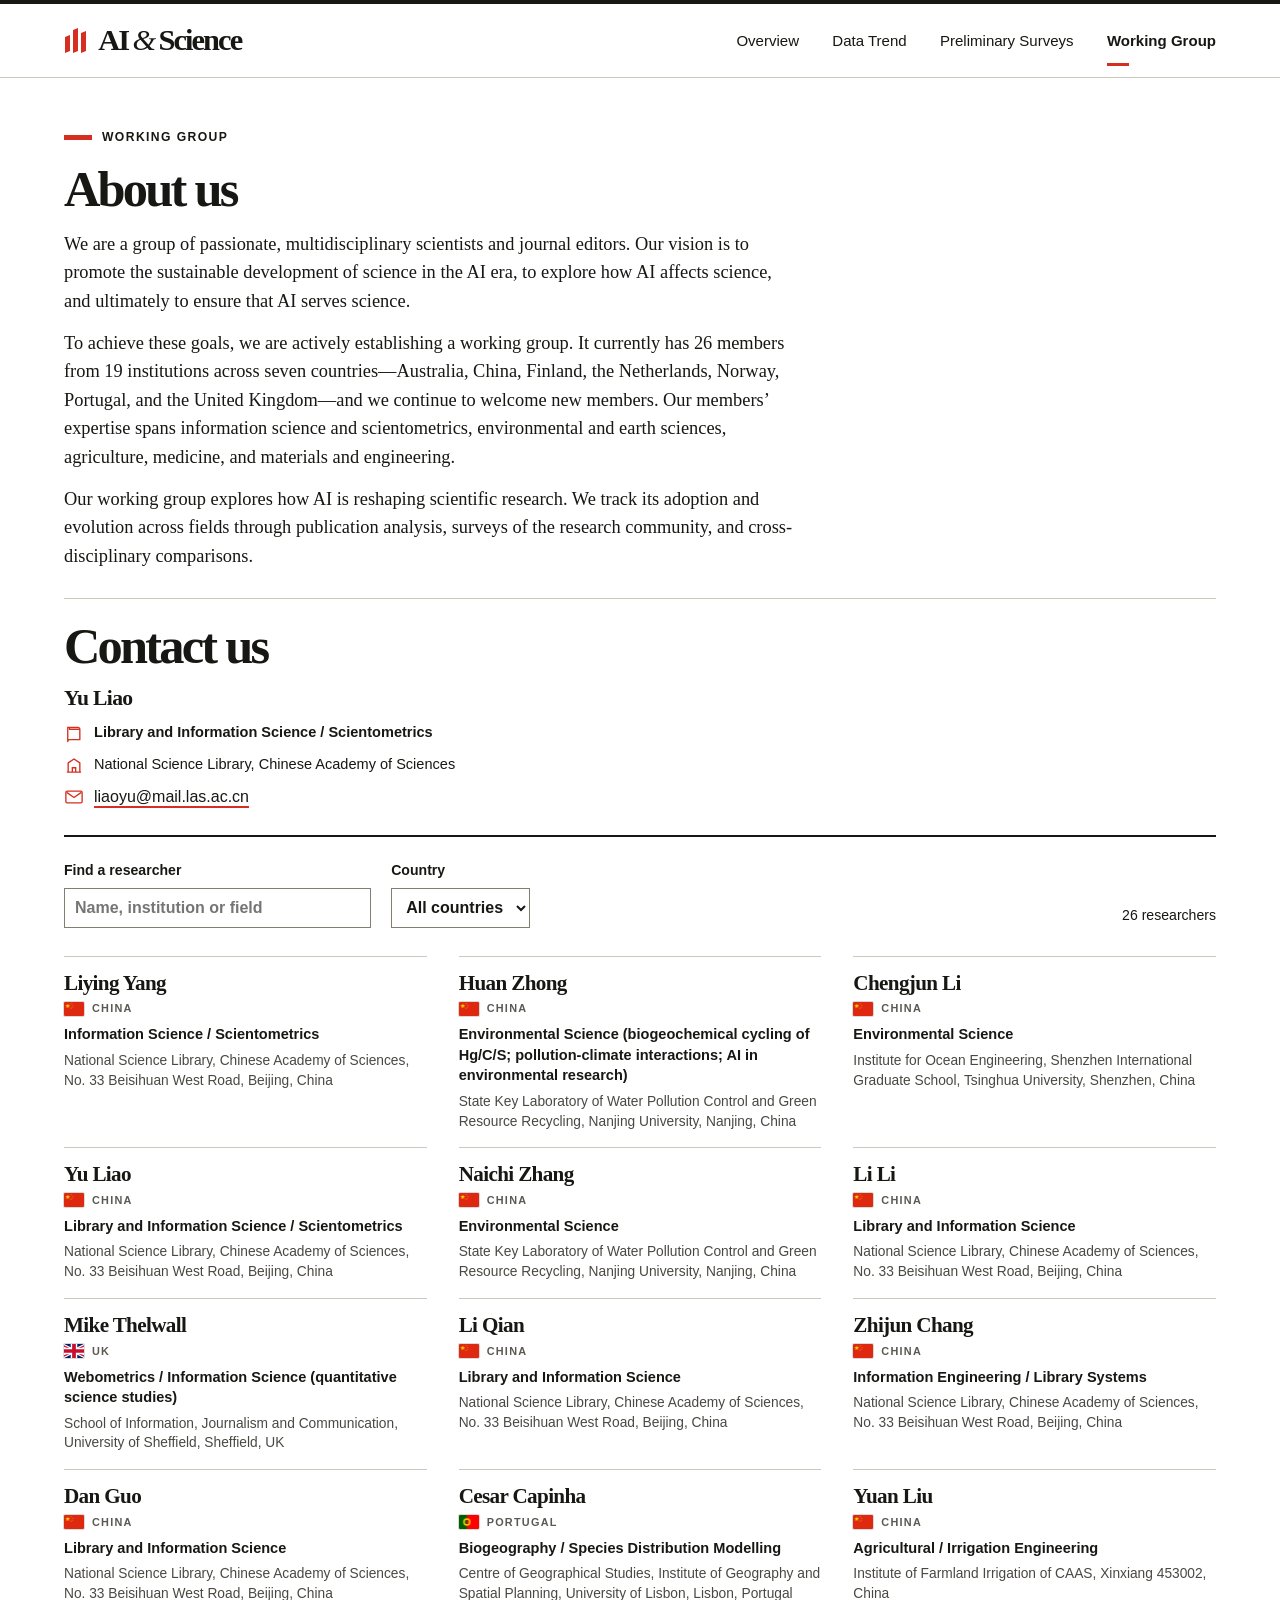
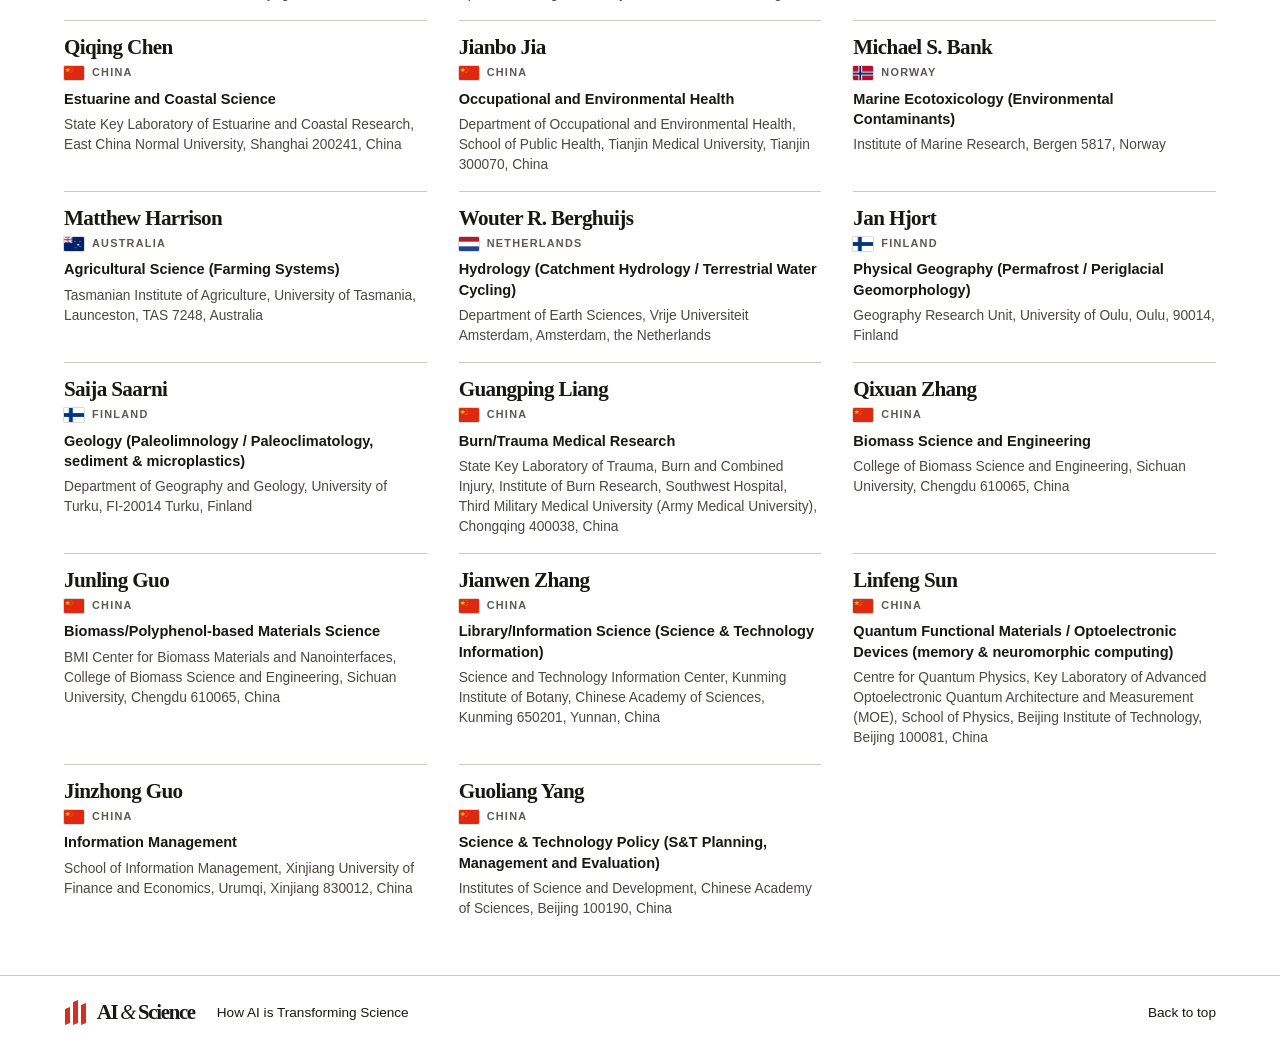
<file: How_AI_Is_Transforming_Science/working-group.html>
<!doctype html><html lang="en"><head><meta charset="utf-8"><meta name="viewport" content="width=device-width,initial-scale=1"><meta name="theme-color" content="#ffffff"><title>Working Group | AI &amp; Science</title><meta name="description" content="We are a group of passionate, multidisciplinary scientists and journal editors. Our vision is to promote the sustainable development of science in the AI era, to explore how AI affects science, and ultimately to ensure that AI serves science."><link rel="icon" href="art/icon.svg"><link rel="stylesheet" href="site.css"></head><body><a class="skip" href="#main">Skip to content</a><header class="mast"><div class="frame mast-inner"><a class="brand" href="index.html" aria-label="AI and Science home"><span class="brandmark" aria-hidden="true"><i></i><i></i><i></i></span>AI <em>&amp;</em> Science</a><nav aria-label="Main navigation"><a href="index.html">Overview</a><a href="plos.html">Data Trend</a><a href="preliminary-surveys.html">Preliminary Surveys</a><a href="working-group.html" aria-current="page">Working Group</a></nav></div></header><main id="main" class="frame"><header class="directory-head"><div class="eyebrow">Working Group</div><h1>About us</h1><p>We are a group of passionate, multidisciplinary scientists and journal editors. Our vision is to promote the sustainable development of science in the AI era, to explore how AI affects science, and ultimately to ensure that AI serves science.</p><p>To achieve these goals, we are actively establishing a working group. It currently has 26 members from 19 institutions across seven countries—Australia, China, Finland, the Netherlands, Norway, Portugal, and the United Kingdom—and we continue to welcome new members. Our members’ expertise spans information science and scientometrics, environmental and earth sciences, agriculture, medicine, and materials and engineering.</p><p>Our working group explores how AI is reshaping scientific research. We track its adoption and evolution across fields through publication analysis, surveys of the research community, and cross-disciplinary comparisons.</p><section class="contact" aria-labelledby="contact-heading"><h2 id="contact-heading">Contact us</h2><div class="contact-card"><p class="contact-name">Yu Liao</p><p class="contact-line field"><svg viewBox="0 0 24 24" aria-hidden="true" focusable="false"><path d="M4.5 5.2h12.2A2.3 2.3 0 0 1 19 7.5V20H6.8A2.3 2.3 0 0 0 4.5 22.3V5.2z" fill="none" stroke="currentColor" stroke-width="1.6" stroke-linejoin="round"/><path d="M4.5 5.2A2.3 2.3 0 0 1 6.8 7.5H19" fill="none" stroke="currentColor" stroke-width="1.6"/></svg><span>Library and Information Science / Scientometrics</span></p><p class="contact-line affiliation"><svg viewBox="0 0 24 24" aria-hidden="true" focusable="false"><path d="M3.5 20.5h17M5 20.5V9.4L12 4.8l7 4.6v11.1" fill="none" stroke="currentColor" stroke-width="1.6" stroke-linejoin="round"/><path d="M10 20.5v-5.2h4v5.2" fill="none" stroke="currentColor" stroke-width="1.6"/></svg><span>National Science Library, Chinese Academy of Sciences</span></p><a class="contact-mail" href="mailto:liaoyu@mail.las.ac.cn"><svg viewBox="0 0 24 24" aria-hidden="true" focusable="false"><rect x="2.25" y="5" width="19.5" height="14" rx="1.5" fill="none" stroke="currentColor" stroke-width="1.6"/><path d="M3.2 6.4 12 12.6 20.8 6.4" fill="none" stroke="currentColor" stroke-width="1.6" stroke-linejoin="round"/></svg><span>liaoyu@mail.las.ac.cn</span></a></div></section></header><div class="filters"><label for="search">Find a researcher<input type="search" id="search" placeholder="Name, institution or field"></label><label for="country">Country<select id="country"><option value="">All countries</option><option>Australia</option><option>China</option><option>Finland</option><option>Netherlands</option><option>Norway</option><option>Portugal</option><option>UK</option></select></label><output id="count" aria-live="polite">26 researchers</output></div><div class="team-grid"><article class="person" data-country="China"><div class="bio"><span class="country">China</span><h2>Liying Yang</h2><p class="field">Information Science / Scientometrics</p><p class="affiliation">National Science Library, Chinese Academy of Sciences, No. 33 Beisihuan West Road, Beijing, China</p></div></article><article class="person" data-country="China"><div class="bio"><span class="country">China</span><h2>Huan Zhong</h2><p class="field">Environmental Science (biogeochemical cycling of Hg/C/S; pollution-climate interactions; AI in environmental research)</p><p class="affiliation">State Key Laboratory of Water Pollution Control and Green Resource Recycling, Nanjing University, Nanjing, China</p></div></article><article class="person" data-country="China"><div class="bio"><span class="country">China</span><h2>Chengjun Li</h2><p class="field">Environmental Science</p><p class="affiliation">Institute for Ocean Engineering, Shenzhen International Graduate School, Tsinghua University, Shenzhen, China</p></div></article><article class="person" data-country="China"><div class="bio"><span class="country">China</span><h2>Yu Liao</h2><p class="field">Library and Information Science / Scientometrics</p><p class="affiliation">National Science Library, Chinese Academy of Sciences, No. 33 Beisihuan West Road, Beijing, China</p></div></article><article class="person" data-country="China"><div class="bio"><span class="country">China</span><h2>Naichi Zhang</h2><p class="field">Environmental Science</p><p class="affiliation">State Key Laboratory of Water Pollution Control and Green Resource Recycling, Nanjing University, Nanjing, China</p></div></article><article class="person" data-country="China"><div class="bio"><span class="country">China</span><h2>Li Li</h2><p class="field">Library and Information Science</p><p class="affiliation">National Science Library, Chinese Academy of Sciences, No. 33 Beisihuan West Road, Beijing, China</p></div></article><article class="person" data-country="UK"><div class="bio"><span class="country">UK</span><h2>Mike Thelwall</h2><p class="field">Webometrics / Information Science (quantitative science studies)</p><p class="affiliation">School of Information, Journalism and Communication, University of Sheffield, Sheffield, UK</p></div></article><article class="person" data-country="China"><div class="bio"><span class="country">China</span><h2>Li Qian</h2><p class="field">Library and Information Science</p><p class="affiliation">National Science Library, Chinese Academy of Sciences, No. 33 Beisihuan West Road, Beijing, China</p></div></article><article class="person" data-country="China"><div class="bio"><span class="country">China</span><h2>Zhijun Chang</h2><p class="field">Information Engineering / Library Systems</p><p class="affiliation">National Science Library, Chinese Academy of Sciences, No. 33 Beisihuan West Road, Beijing, China</p></div></article><article class="person" data-country="China"><div class="bio"><span class="country">China</span><h2>Dan Guo</h2><p class="field">Library and Information Science</p><p class="affiliation">National Science Library, Chinese Academy of Sciences, No. 33 Beisihuan West Road, Beijing, China</p></div></article><article class="person" data-country="Portugal"><div class="bio"><span class="country">Portugal</span><h2>Cesar Capinha</h2><p class="field">Biogeography / Species Distribution Modelling</p><p class="affiliation">Centre of Geographical Studies, Institute of Geography and Spatial Planning, University of Lisbon, Lisbon, Portugal</p></div></article><article class="person" data-country="China"><div class="bio"><span class="country">China</span><h2>Yuan Liu</h2><p class="field">Agricultural / Irrigation Engineering</p><p class="affiliation">Institute of Farmland Irrigation of CAAS, Xinxiang 453002, China</p></div></article><article class="person" data-country="China"><div class="bio"><span class="country">China</span><h2>Qiqing Chen</h2><p class="field">Estuarine and Coastal Science</p><p class="affiliation">State Key Laboratory of Estuarine and Coastal Research, East China Normal University, Shanghai 200241, China</p></div></article><article class="person" data-country="China"><div class="bio"><span class="country">China</span><h2>Jianbo Jia</h2><p class="field">Occupational and Environmental Health</p><p class="affiliation">Department of Occupational and Environmental Health, School of Public Health, Tianjin Medical University, Tianjin 300070, China</p></div></article><article class="person" data-country="Norway"><div class="bio"><span class="country">Norway</span><h2>Michael S. Bank</h2><p class="field">Marine Ecotoxicology (Environmental Contaminants)</p><p class="affiliation">Institute of Marine Research, Bergen 5817, Norway</p></div></article><article class="person" data-country="Australia"><div class="bio"><span class="country">Australia</span><h2>Matthew Harrison</h2><p class="field">Agricultural Science (Farming Systems)</p><p class="affiliation">Tasmanian Institute of Agriculture, University of Tasmania, Launceston, TAS 7248, Australia</p></div></article><article class="person" data-country="Netherlands"><div class="bio"><span class="country">Netherlands</span><h2>Wouter R. Berghuijs</h2><p class="field">Hydrology (Catchment Hydrology / Terrestrial Water Cycling)</p><p class="affiliation">Department of Earth Sciences, Vrije Universiteit Amsterdam, Amsterdam, the Netherlands</p></div></article><article class="person" data-country="Finland"><div class="bio"><span class="country">Finland</span><h2>Jan Hjort</h2><p class="field">Physical Geography (Permafrost / Periglacial Geomorphology)</p><p class="affiliation">Geography Research Unit, University of Oulu, Oulu, 90014, Finland</p></div></article><article class="person" data-country="Finland"><div class="bio"><span class="country">Finland</span><h2>Saija Saarni</h2><p class="field">Geology (Paleolimnology / Paleoclimatology, sediment &amp; microplastics)</p><p class="affiliation">Department of Geography and Geology, University of Turku, FI-20014 Turku, Finland</p></div></article><article class="person" data-country="China"><div class="bio"><span class="country">China</span><h2>Guangping Liang</h2><p class="field">Burn/Trauma Medical Research</p><p class="affiliation">State Key Laboratory of Trauma, Burn and Combined Injury, Institute of Burn Research, Southwest Hospital, Third Military Medical University (Army Medical University), Chongqing 400038, China</p></div></article><article class="person" data-country="China"><div class="bio"><span class="country">China</span><h2>Qixuan Zhang</h2><p class="field">Biomass Science and Engineering</p><p class="affiliation">College of Biomass Science and Engineering, Sichuan University, Chengdu 610065, China</p></div></article><article class="person" data-country="China"><div class="bio"><span class="country">China</span><h2>Junling Guo</h2><p class="field">Biomass/Polyphenol-based Materials Science</p><p class="affiliation">BMI Center for Biomass Materials and Nanointerfaces, College of Biomass Science and Engineering, Sichuan University, Chengdu 610065, China</p></div></article><article class="person" data-country="China"><div class="bio"><span class="country">China</span><h2>Jianwen Zhang</h2><p class="field">Library/Information Science (Science &amp; Technology Information)</p><p class="affiliation">Science and Technology Information Center, Kunming Institute of Botany, Chinese Academy of Sciences, Kunming 650201, Yunnan, China</p></div></article><article class="person" data-country="China"><div class="bio"><span class="country">China</span><h2>Linfeng Sun</h2><p class="field">Quantum Functional Materials / Optoelectronic Devices (memory &amp; neuromorphic computing)</p><p class="affiliation">Centre for Quantum Physics, Key Laboratory of Advanced Optoelectronic Quantum Architecture and Measurement (MOE), School of Physics, Beijing Institute of Technology, Beijing 100081, China</p></div></article><article class="person" data-country="China"><div class="bio"><span class="country">China</span><h2>Jinzhong Guo</h2><p class="field">Information Management</p><p class="affiliation">School of Information Management, Xinjiang University of Finance and Economics, Urumqi, Xinjiang 830012, China</p></div></article><article class="person" data-country="China"><div class="bio"><span class="country">China</span><h2>Guoliang Yang</h2><p class="field">Science &amp; Technology Policy (S&amp;T Planning, Management and Evaluation)</p><p class="affiliation">Institutes of Science and Development, Chinese Academy of Sciences, Beijing 100190, China</p></div></article></div><p id="empty" hidden>No researchers match these filters. <button type="button" id="reset">Clear filters</button></p></main><footer class="site-footer"><div class="frame"><a class="brand" href="index.html" aria-label="AI and Science home"><span class="brandmark" aria-hidden="true"><i></i><i></i><i></i></span>AI <em>&amp;</em> Science</a><span>How AI is Transforming Science</span><a href="#main">Back to top</a></div></footer><script defer src="interactions.js"></script></body></html>
</file>
<file: How_AI_Is_Transforming_Science/site.css>
:root{--ink:#171713;--paper:#fff;--line:#ccc9bf;--red:#d52f21;--serif:Harding,"Palatino Linotype",Palatino,"Book Antiqua",Georgia,"Times New Roman",serif;--sans:-apple-system,BlinkMacSystemFont,"Segoe UI",Roboto,Oxygen-Sans,Ubuntu,Cantarell,"Helvetica Neue",Arial,sans-serif;--mono:ui-monospace,Consolas,monospace}*{box-sizing:border-box}html{scroll-behavior:smooth;scroll-padding-top:22px}body{margin:0;background:var(--paper);color:var(--ink);font:1.0625rem/1.7 var(--serif);-webkit-font-smoothing:antialiased}a{color:inherit;text-decoration:none}button,input,select{font:inherit;color:inherit}button,summary,select{cursor:pointer}a:focus-visible,button:focus-visible,summary:focus-visible,select:focus-visible,input:focus-visible,[tabindex]:focus-visible{outline:3px solid #af3427;outline-offset:3px}.frame{width:min(1390px,calc(100% - clamp(44px,10vw,158px)));margin-inline:auto}.skip,.sr-only{position:absolute;overflow:hidden;width:1px;height:1px;clip-path:inset(50%);white-space:nowrap}.skip:focus{clip-path:none;inset:8px auto auto 8px;width:auto;height:auto;padding:10px;background:white;z-index:10}.mast{border-top:4px solid var(--ink);border-bottom:1px solid var(--line);background:#fff}.mast-inner,.mast nav,.brand,.site-footer>.frame{display:flex;align-items:center}.mast-inner{min-height:73px;justify-content:space-between;gap:20px}.brand{font:600 1.9rem/1 var(--serif);letter-spacing:-.063em;gap:.14em;white-space:nowrap}.brand em{font-weight:400}.brandmark{width:24px;height:29px;position:relative;margin-right:6px}.brandmark i{position:absolute;display:block;background:var(--red);width:5px;transform:skewY(-20deg);bottom:3px}.brandmark i:first-child{height:16px;left:1px}.brandmark i:nth-child(2){height:23px;left:9px}.brandmark i:last-child{height:20px;left:17px}.mast nav{gap:clamp(16px,2.6vw,42px);align-self:stretch;font-family:var(--sans)}.mast nav a{position:relative;display:flex;align-items:center;font-size:.94rem}.mast nav a[aria-current]{font-weight:650}.mast nav a[aria-current]:after{content:"";position:absolute;bottom:11px;height:3px;width:22px;background:var(--red)}.mast nav a:hover,.site-footer a:hover{text-decoration:underline;text-underline-offset:4px}
h1,h2,h3,p,figure{margin:0}h1,h2,h3{font:700 1em/1.12 var(--serif);letter-spacing:-.02em}.cover{display:grid;grid-template-columns:44% 56%;align-items:center;min-height:425px;padding:clamp(32px,3.5vw,57px) 0 clamp(27px,2.7vw,43px);border-bottom:2px solid var(--ink);position:relative}.cover-copy{z-index:1}.eyebrow,.section-label,.country{font:600 .76rem/1.4 var(--sans);letter-spacing:.115em;text-transform:uppercase}.eyebrow{display:flex;align-items:center;gap:10px}.eyebrow:before{content:"";width:28px;height:5px;background:var(--red)}.cover h1{font-size:clamp(3.8rem,5.85vw,6.55rem);line-height:.95;letter-spacing:-.06em;margin:20px 0}.art-note,.feature-art figcaption{margin-top:6px;font:.72rem/1.35 var(--sans);color:#5c5952}.feature-art{min-width:0}.cover-copy>p{max-width:430px;font:normal clamp(1.12rem,1.45vw,1.4rem)/1.42 var(--serif)}.cover-cta{display:inline-block;font-family:var(--sans);font-weight:650;font-size:.9rem;margin-top:20px;border-bottom:2px solid var(--red);padding-bottom:3px}.cover-art{overflow:hidden}.cover-art img{display:block;width:100%;height:auto;mix-blend-mode:multiply;mask-image:linear-gradient(to right,transparent,#000 5%,#000 95%,transparent),linear-gradient(to bottom,transparent,#000 5%,#000 95%,transparent);mask-composite:intersect}.section-title{padding:20px 0 17px}.section-title h2,.people-link h2{letter-spacing:-.04em;font-size:clamp(1.8rem,2.6vw,2.65rem)}.study-pair{display:grid;grid-template-columns:1fr 1fr;gap:clamp(20px,3vw,46px)}.feature{display:grid;grid-template-columns:minmax(0,1.15fr) minmax(0,.85fr);gap:14px;align-items:center;border-top:1px solid var(--ink);padding:22px 0 18px;position:relative}.study-module+.study-module:before{content:"";position:absolute;left:calc(-.5 * clamp(20px,3vw,46px));top:0;bottom:0;border-left:1px solid var(--line)}.feature .section-label{font-size:.7rem;letter-spacing:.075em;display:block}.feature h3{font-size:clamp(1.85rem,2.75vw,3.05rem);letter-spacing:-.052em;margin:8px 0 9px;line-height:.99}.feature p,.people-link p{font-size:1rem;line-height:1.45}.feature img{display:block;width:100%;height:auto;mix-blend-mode:multiply}.read-link{display:inline-block;font-family:var(--sans);font-size:.88rem;font-weight:650;text-decoration:underline;text-underline-offset:5px;text-decoration-color:var(--red);text-decoration-thickness:2px}.feature .read-link{margin-top:13px}.feature:hover h3,.read-link:hover,.cover-cta:hover{text-decoration:underline;text-decoration-thickness:1px;text-underline-offset:4px}.people-link{margin:14px 0 0;border-top:1px solid var(--ink);display:flex;align-items:center;justify-content:space-between;gap:24px;padding:25px 0 36px}.people-link p{margin-top:6px;max-width:760px}.people-link a{white-space:nowrap}.site-footer{border-top:1px solid var(--line);font-family:var(--sans)}.site-footer>.frame{gap:22px;padding:22px 0}.site-footer .brand{font-size:1.3rem}.site-footer span:not(.brandmark),.site-footer a:last-child{font-size:.85rem}.site-footer>.frame>a:last-child{margin-left:auto}
.directory-head{padding:clamp(32px,4vw,60px) 0 27px;border-bottom:2px solid var(--ink)}.directory-head h1{letter-spacing:-.055em;margin:15px 0 12px}.directory-head>p{font:1.15rem/1.55 var(--serif);max-width:46rem}.directory-head>p+p{margin-top:.85rem}.contact{margin-top:1.7rem;padding-top:1.2rem;border-top:1px solid var(--line)}.contact h2{font-size:var(--report-title-size);letter-spacing:-.055em;line-height:1.12;margin:0 0 .7rem}.contact-card{display:flex;flex-direction:column;align-items:flex-start;gap:11px;max-width:40rem}.contact-name{font:700 1.35rem/1.2 var(--serif);letter-spacing:-.03em}.contact-line,.contact-mail{display:flex;align-items:flex-start;gap:10px;max-width:100%}.contact-line svg,.contact-mail svg{width:20px;height:20px;margin-top:1px;color:var(--red);flex:none}.contact .field,.contact .affiliation{margin:0;max-width:none}.contact-line span{line-height:1.4}.contact-mail{font-family:var(--sans);font-size:1rem;line-height:1.35;text-decoration:underline;text-underline-offset:4px;text-decoration-color:var(--red);text-decoration-thickness:2px}.filters{display:flex;align-items:end;gap:20px;padding:22px 0;font-family:var(--sans)}.filters label{font-weight:600;display:grid;gap:5px;font-size:.88rem}.filters input,.filters select{background:#fff;border:1px solid #827e73;font-size:1rem;line-height:1.25;padding:8px 10px;height:40px;border-radius:0}.filters input{width:clamp(220px,24vw,390px)}.filters output{margin-left:auto;font-size:.88rem}.team-grid{display:grid;grid-template-columns:repeat(3,minmax(0,1fr));column-gap:32px;margin:6px 0 40px}.person{display:block;min-width:0;background:transparent;border:0;border-top:1px solid var(--line);padding:14px 0 16px}.person .bio{display:flex;flex-direction:column;align-items:flex-start;width:100%}.person h2{order:1;font-size:1.32rem;line-height:1.15;letter-spacing:-.03em;margin:0 0 6px}.person .country{order:2;display:flex;align-items:center;gap:8px;margin:0 0 8px;font-size:.68rem;color:#5c5952}.person .country:before{content:"";width:20px;height:14px;flex:none;background:var(--flag) center/cover no-repeat;box-shadow:0 0 0 1px rgb(23 23 19 / 16%);border-radius:1px}.person .field{order:3;margin:0 0 6px}.person .affiliation{order:4;margin:0;max-width:none;color:#4a4843;line-height:1.45;font-size:.86rem}.person[data-country="Australia"]{--flag:url("data:image/svg+xml,<svg xmlns='http://www.w3.org/2000/svg' viewBox='0 0 30 20'><rect width='30' height='20' fill='%23012169'/><path d='M0 0l12 8M12 0L0 8' stroke='%23fff' stroke-width='2.2'/><path d='M6 0v8M0 4h12' stroke='%23fff' stroke-width='3.4'/><path d='M6 0v8M0 4h12' stroke='%23C8102E' stroke-width='1.5'/><circle cx='21' cy='11' r='1.35' fill='%23fff'/><circle cx='16.5' cy='6' r='.7' fill='%23fff'/><circle cx='23.5' cy='6.5' r='.7' fill='%23fff'/><circle cx='24.2' cy='14' r='.7' fill='%23fff'/><circle cx='17.2' cy='15.2' r='.7' fill='%23fff'/></svg>")}.person[data-country="China"]{--flag:url("data:image/svg+xml,<svg xmlns='http://www.w3.org/2000/svg' viewBox='0 0 30 20'><rect width='30' height='20' fill='%23DE2910'/><path fill='%23FFDE00' d='M6 2.2l.85 2.45 2.55.05-2.05 1.55.75 2.4L6 7.15 3.9 8.65l.75-2.4-2.05-1.55 2.55-.05z'/><circle cx='11.3' cy='2.5' r='.55' fill='%23FFDE00'/><circle cx='13.3' cy='4.7' r='.55' fill='%23FFDE00'/><circle cx='12.7' cy='7.5' r='.55' fill='%23FFDE00'/><circle cx='10.5' cy='9.3' r='.55' fill='%23FFDE00'/></svg>")}.person[data-country="Finland"]{--flag:url("data:image/svg+xml,<svg xmlns='http://www.w3.org/2000/svg' viewBox='0 0 18 11'><rect width='18' height='11' fill='%23fff'/><rect y='4' width='18' height='3' fill='%23003580'/><rect x='5' width='3' height='11' fill='%23003580'/></svg>")}.person[data-country="Netherlands"]{--flag:url("data:image/svg+xml,<svg xmlns='http://www.w3.org/2000/svg' viewBox='0 0 9 6'><rect width='9' height='6' fill='%23fff'/><rect width='9' height='2' fill='%23AE1C28'/><rect y='4' width='9' height='2' fill='%2321468B'/></svg>")}.person[data-country="Norway"]{--flag:url("data:image/svg+xml,<svg xmlns='http://www.w3.org/2000/svg' viewBox='0 0 22 16'><rect width='22' height='16' fill='%23BA0C2F'/><rect x='6' width='4' height='16' fill='%23fff'/><rect y='6' width='22' height='4' fill='%23fff'/><rect x='7' width='2' height='16' fill='%23002368'/><rect y='7' width='22' height='2' fill='%23002368'/></svg>")}.person[data-country="Portugal"]{--flag:url("data:image/svg+xml,<svg xmlns='http://www.w3.org/2000/svg' viewBox='0 0 15 10'><rect width='15' height='10' fill='%23FF0000'/><rect width='6' height='10' fill='%23006000'/><circle cx='6' cy='5' r='2.1' fill='none' stroke='%23FFCC00' stroke-width='1.1'/></svg>")}.person[data-country="UK"]{--flag:url("data:image/svg+xml,<svg xmlns='http://www.w3.org/2000/svg' viewBox='0 0 60 30'><rect width='60' height='30' fill='%23012169'/><path d='M0 0l60 30M60 0L0 30' stroke='%23fff' stroke-width='8'/><path d='M0 0l60 30M60 0L0 30' stroke='%23C8102E' stroke-width='3'/><path d='M30 0v30M0 15h60' stroke='%23fff' stroke-width='14'/><path d='M30 0v30M0 15h60' stroke='%23C8102E' stroke-width='8'/></svg>")}.country{font-size:.68rem}.field,.affiliation{font-family:var(--sans);font-size:.91rem;line-height:1.4;overflow-wrap:break-word}.field{font-weight:600;margin-bottom:7px}#empty{margin:16px 0 52px}#reset{margin-left:8px}button{border:1px solid #99978d;padding:5px 9px;background:#fff}[hidden]{display:none!important}
@media(max-width:1040px){.team-grid{grid-template-columns:repeat(2,minmax(0,1fr));column-gap:24px}.feature{grid-template-columns:minmax(0,1.2fr) minmax(0,.8fr)}}
@media(max-width:760px){.frame{width:calc(100% - 38px)}.mast-inner{flex-wrap:wrap;gap:0;padding-top:13px}.mast nav{width:100%;justify-content:space-between;gap:5px}.mast nav a{font-size:.86rem;min-height:44px}.mast nav a[aria-current]:after{bottom:0}.brand{font-size:1.55rem}.cover{grid-template-columns:1fr 1fr;min-height:0}.cover h1{font-size:clamp(2.8rem,7.3vw,3.8rem)}.cover-copy>p{font-size:1.1rem}.study-pair{grid-template-columns:1fr;gap:0}.feature{grid-template-columns:minmax(0,1.4fr) minmax(0,1fr)}.study-module+.study-module:before{display:none}.feature img{max-height:150px;object-fit:contain}.team-grid{grid-template-columns:1fr}.person{padding:13px 0 14px}.people-link{align-items:flex-start}.site-footer>.frame>span{display:none}}
@media(max-width:520px){.cover{grid-template-columns:1fr;padding:27px 0 14px}.cover-art{margin:7px auto 0;width:96%}.cover h1{font-size:clamp(3.3rem,12.6vw,4.6rem);margin:14px 0}.cover-cta{margin-top:13px}.cover-copy>p{max-width:38ch}.feature{grid-template-columns:minmax(0,1.35fr) minmax(0,.85fr);padding:18px 0}.feature h3{font-size:1.95rem}.people-link{display:block}.people-link a{margin-top:12px}.person{padding:13px 0 14px}.filters{flex-wrap:wrap;gap:10px}.filters label:first-child{flex:1}.filters input{width:100%;min-width:140px}.filters output{width:100%;margin-left:0}.directory-head>p{font-size:1.12rem}.cover h1 br:first-of-type{display:none}.cover h1 br:first-of-type:after{content:" "}}
@media(prefers-reduced-motion:reduce){html{scroll-behavior:auto}*{animation-duration:0s!important;transition-duration:0s!important}}
@media print{body{background:white}.mast,.site-footer,.filters,.cover-cta,.skip{display:none}.frame{width:100%}.person{break-inside:avoid}}
.mast nav a{align-self:stretch}.mast nav a[aria-current]:after{left:0}

.study-module{position:relative;min-width:0;display:grid;grid-template-rows:subgrid;grid-row:span 2;row-gap:0}
.study-preview{display:block;border:1px solid var(--line);margin:0 0 20px;background:#fff;color:var(--ink);align-self:stretch}
.study-preview figure{margin:0;padding:14px 16px 8px}
.study-preview figcaption{display:grid;gap:3px}
.study-preview strong{font:600 1rem/1.3 var(--sans)}
.study-preview span{font:normal .82rem/1.4 var(--sans)}
.study-preview img{display:block;width:100%;height:auto}
.study-preview:hover strong,.study-preview:focus-visible strong{text-decoration:underline;text-underline-offset:3px}
@media(max-width:760px){.study-module{display:block}.study-preview figure{padding:12px 10px 5px}}

/* Team and Data Trend share the report title scale. */
:root{--report-title-size:1.875rem}
@media(min-width:640px){:root{--report-title-size:2.75rem}}
@media(min-width:1024px){:root{--report-title-size:3.15rem}}
.directory-head h1,.research-report .reportpart .data-trend-title{font-size:var(--report-title-size)}
</file>
<file: How_AI_Is_Transforming_Science/report-utilities.css>
.research-report .sr-only{position:absolute;width:1px;height:1px;padding:0;margin:-1px;overflow:hidden;clip:rect(0,0,0,0);white-space:nowrap;border-width:0}.research-report .absolute{position:absolute}.research-report .relative{position:relative}.research-report .mx-1{margin-left:.25rem;margin-right:.25rem}.research-report .mb-1{margin-bottom:.25rem}.research-report .mb-1\.5{margin-bottom:.375rem}.research-report .mb-10{margin-bottom:2.5rem}.research-report .mb-2{margin-bottom:.5rem}.research-report .mb-2\.5{margin-bottom:.625rem}.research-report .mb-3{margin-bottom:.75rem}.research-report .mb-3\.5{margin-bottom:.875rem}.research-report .mb-4{margin-bottom:1rem}.research-report .mb-5{margin-bottom:1.25rem}.research-report .mb-6{margin-bottom:1.5rem}.research-report .mb-7{margin-bottom:1.75rem}.research-report .ml-1{margin-left:.25rem}.research-report .mr-1{margin-right:.25rem}.research-report .mt-0\.5{margin-top:.125rem}.research-report .mt-1{margin-top:.25rem}.research-report .mt-1\.5{margin-top:.375rem}.research-report .mt-2{margin-top:.5rem}.research-report .mt-3{margin-top:.75rem}.research-report .mt-4{margin-top:1rem}.research-report .mt-5{margin-top:1.25rem}.research-report .mt-7{margin-top:1.75rem}.research-report .block{display:block}.research-report .flex{display:flex}.research-report .inline-flex{display:inline-flex}.research-report .table{display:table}.research-report .grid{display:grid}.research-report .hidden{display:none}.research-report .h-2{height:.5rem}.research-report .h-2\.5{height:.625rem}.research-report .h-3{height:.75rem}.research-report .h-3\.5{height:.875rem}.research-report .h-\[145px\]{height:145px}.research-report .h-\[210px\]{height:210px}.research-report .h-\[230px\]{height:230px}.research-report .h-\[235px\]{height:235px}.research-report .h-\[240px\]{height:240px}.research-report .h-\[2px\]{height:2px}.research-report .h-\[435px\]{height:435px}.research-report .w-2{width:.5rem}.research-report .w-2\.5{width:.625rem}.research-report .w-3{width:.75rem}.research-report .w-3\.5{width:.875rem}.research-report .w-6{width:1.5rem}.research-report .w-full{width:100%}.research-report .min-w-0{min-width:0}.research-report .min-w-full{min-width:100%}.research-report .max-w-3xl{max-width:48rem}.research-report .max-w-4xl{max-width:56rem}.research-report .shrink-0{flex-shrink:0}.research-report .border-collapse{border-collapse:collapse}.research-report .cursor-pointer{cursor:pointer}.research-report .select-none{-webkit-user-select:none;-moz-user-select:none;user-select:none}.research-report .scroll-mt-36{scroll-margin-top:9rem}.research-report .grid-cols-1{grid-template-columns:repeat(1,minmax(0,1fr))}.research-report .grid-cols-2{grid-template-columns:repeat(2,minmax(0,1fr))}.research-report .flex-col{flex-direction:column}.research-report .flex-wrap{flex-wrap:wrap}.research-report .items-start{align-items:flex-start}.research-report .items-center{align-items:center}.research-report .items-baseline{align-items:baseline}.research-report .justify-center{justify-content:center}.research-report .justify-between{justify-content:space-between}.research-report .gap-1{gap:.25rem}.research-report .gap-1\.5{gap:.375rem}.research-report .gap-2{gap:.5rem}.research-report .gap-3{gap:.75rem}.research-report .gap-3\.5{gap:.875rem}.research-report .gap-4{gap:1rem}.research-report .gap-5{gap:1.25rem}.research-report .gap-6{gap:1.5rem}.research-report .gap-8{gap:2rem}.research-report .gap-x-2\.5{-moz-column-gap:.625rem;column-gap:.625rem}.research-report .gap-x-3\.5{-moz-column-gap:.875rem;column-gap:.875rem}.research-report .gap-x-4{-moz-column-gap:1rem;column-gap:1rem}.research-report .gap-x-5{-moz-column-gap:1.25rem;column-gap:1.25rem}.research-report .gap-y-1{row-gap:.25rem}.research-report .gap-y-1\.5{row-gap:.375rem}.research-report .gap-y-2{row-gap:.5rem}.research-report :is(.space-y-0\.5>:not([hidden])~:not([hidden])){--tw-space-y-reverse:0;margin-top:calc(.125rem*(1 - var(--tw-space-y-reverse)));margin-bottom:calc(.125rem*var(--tw-space-y-reverse))}.research-report :is(.space-y-12>:not([hidden])~:not([hidden])){--tw-space-y-reverse:0;margin-top:calc(3rem*(1 - var(--tw-space-y-reverse)));margin-bottom:calc(3rem*var(--tw-space-y-reverse))}.research-report :is(.space-y-2\.5>:not([hidden])~:not([hidden])){--tw-space-y-reverse:0;margin-top:calc(.625rem*(1 - var(--tw-space-y-reverse)));margin-bottom:calc(.625rem*var(--tw-space-y-reverse))}.research-report :is(.space-y-3>:not([hidden])~:not([hidden])){--tw-space-y-reverse:0;margin-top:calc(.75rem*(1 - var(--tw-space-y-reverse)));margin-bottom:calc(.75rem*var(--tw-space-y-reverse))}.research-report :is(.space-y-4>:not([hidden])~:not([hidden])){--tw-space-y-reverse:0;margin-top:calc(1rem*(1 - var(--tw-space-y-reverse)));margin-bottom:calc(1rem*var(--tw-space-y-reverse))}.research-report :is(.space-y-5>:not([hidden])~:not([hidden])){--tw-space-y-reverse:0;margin-top:calc(1.25rem*(1 - var(--tw-space-y-reverse)));margin-bottom:calc(1.25rem*var(--tw-space-y-reverse))}.research-report :is(.space-y-6>:not([hidden])~:not([hidden])){--tw-space-y-reverse:0;margin-top:calc(1.5rem*(1 - var(--tw-space-y-reverse)));margin-bottom:calc(1.5rem*var(--tw-space-y-reverse))}.research-report :is(.space-y-7>:not([hidden])~:not([hidden])){--tw-space-y-reverse:0;margin-top:calc(1.75rem*(1 - var(--tw-space-y-reverse)));margin-bottom:calc(1.75rem*var(--tw-space-y-reverse))}.research-report :is(.divide-y>:not([hidden])~:not([hidden])){--tw-divide-y-reverse:0;border-top-width:calc(1px*(1 - var(--tw-divide-y-reverse)));border-bottom-width:calc(1px*var(--tw-divide-y-reverse))}.research-report :is(.divide-botanical-border\/60>:not([hidden])~:not([hidden])){border-color:rgba(181,207,189,.6)}.research-report :is(.divide-botanical-border\/75>:not([hidden])~:not([hidden])){border-color:rgba(181,207,189,.75)}.research-report .self-start{align-self:flex-start}.research-report .overflow-hidden{overflow:hidden}.research-report .overflow-x-auto{overflow-x:auto}.research-report .rounded-\[10px\]{border-radius:10px}.research-report .rounded-\[2px\]{border-radius:2px}.research-report .rounded-full{border-radius:9999px}.research-report .rounded-lg{border-radius:.5rem}.research-report .rounded-r-\[10px\]{border-top-right-radius:10px;border-bottom-right-radius:10px}.research-report .rounded-r-md{border-top-right-radius:.375rem;border-bottom-right-radius:.375rem}.research-report .border{border-width:1px}.research-report .border-y{border-top-width:1px}.research-report .border-b,.research-report .border-y{border-bottom-width:1px}.research-report .border-l-2{border-left-width:2px}.research-report .border-l-4{border-left-width:4px}.research-report .border-l-\[3px\]{border-left-width:3px}.research-report .border-t{border-top-width:1px}.research-report .border-t-\[3px\]{border-top-width:3px}.research-report .border-botanical-amber{--tw-border-opacity:1;border-color:rgb(217 130 43/var(--tw-border-opacity,1))}.research-report .border-botanical-border{--tw-border-opacity:1;border-color:rgb(181 207 189/var(--tw-border-opacity,1))}.research-report .border-botanical-border\/50{border-color:rgba(181,207,189,.5)}.research-report .border-botanical-border\/60{border-color:rgba(181,207,189,.6)}.research-report .border-botanical-border\/70{border-color:rgba(181,207,189,.7)}.research-report .border-botanical-border\/90{border-color:rgba(181,207,189,.9)}.research-report .border-botanical-forest{--tw-border-opacity:1;border-color:rgb(22 88 61/var(--tw-border-opacity,1))}.research-report .border-botanical-teal{--tw-border-opacity:1;border-color:rgb(45 125 130/var(--tw-border-opacity,1))}.research-report .border-botanical-terracotta{--tw-border-opacity:1;border-color:rgb(201 91 60/var(--tw-border-opacity,1))}.research-report .border-transparent{border-color:transparent}.research-report .border-t-botanical-amber{--tw-border-opacity:1;border-top-color:rgb(217 130 43/var(--tw-border-opacity,1))}.research-report .border-t-botanical-forest{--tw-border-opacity:1;border-top-color:rgb(22 88 61/var(--tw-border-opacity,1))}.research-report .border-t-botanical-teal{--tw-border-opacity:1;border-top-color:rgb(45 125 130/var(--tw-border-opacity,1))}.research-report .border-t-botanical-terracotta{--tw-border-opacity:1;border-top-color:rgb(201 91 60/var(--tw-border-opacity,1))}.research-report .bg-\[\#123f2f\]{--tw-bg-opacity:1;background-color:rgb(18 63 47/var(--tw-bg-opacity,1))}.research-report .bg-\[\#16583d\]{--tw-bg-opacity:1;background-color:rgb(22 88 61/var(--tw-bg-opacity,1))}.research-report .bg-\[\#2d7d82\]{--tw-bg-opacity:1;background-color:rgb(45 125 130/var(--tw-bg-opacity,1))}.research-report .bg-\[\#3c8d8a\]{--tw-bg-opacity:1;background-color:rgb(60 141 138/var(--tw-bg-opacity,1))}.research-report .bg-\[\#4ea17c\]{--tw-bg-opacity:1;background-color:rgb(78 161 124/var(--tw-bg-opacity,1))}.research-report .bg-\[\#6e5d96\]{--tw-bg-opacity:1;background-color:rgb(110 93 150/var(--tw-bg-opacity,1))}.research-report .bg-\[\#8ca398\]{--tw-bg-opacity:1;background-color:rgb(140 163 152/var(--tw-bg-opacity,1))}.research-report .bg-\[\#9b6b8e\]{--tw-bg-opacity:1;background-color:rgb(155 107 142/var(--tw-bg-opacity,1))}.research-report .bg-\[\#9db2a5\]{--tw-bg-opacity:1;background-color:rgb(157 178 165/var(--tw-bg-opacity,1))}.research-report .bg-\[\#c95b3c\]{--tw-bg-opacity:1;background-color:rgb(201 91 60/var(--tw-bg-opacity,1))}.research-report .bg-\[\#d9822b\]{--tw-bg-opacity:1;background-color:rgb(217 130 43/var(--tw-bg-opacity,1))}.research-report .bg-\[\#f3f8f5\]{--tw-bg-opacity:1;background-color:rgb(243 248 245/var(--tw-bg-opacity,1))}.research-report .bg-\[\#f7f6ee\]{--tw-bg-opacity:1;background-color:rgb(247 246 238/var(--tw-bg-opacity,1))}.research-report .bg-\[\#faf2ef\]{--tw-bg-opacity:1;background-color:rgb(250 242 239/var(--tw-bg-opacity,1))}.research-report .bg-botanical-canvas{--tw-bg-opacity:1;background-color:rgb(237 245 239/var(--tw-bg-opacity,1))}.research-report .bg-botanical-forest{--tw-bg-opacity:1;background-color:rgb(22 88 61/var(--tw-bg-opacity,1))}.research-report .bg-botanical-soft\/60{background-color:rgba(245,250,246,.6)}.research-report .bg-botanical-tint{--tw-bg-opacity:1;background-color:rgb(227 238 230/var(--tw-bg-opacity,1))}.research-report .bg-botanical-tint\/85{background-color:rgba(227,238,230,.85)}.research-report .bg-white{--tw-bg-opacity:1;background-color:rgb(255 255 255/var(--tw-bg-opacity,1))}.research-report .p-0\.5{padding:.125rem}.research-report .p-4{padding:1rem}.research-report .p-5{padding:1.25rem}.research-report .px-1{padding-left:.25rem;padding-right:.25rem}.research-report .px-2{padding-left:.5rem;padding-right:.5rem}.research-report .px-2\.5{padding-left:.625rem;padding-right:.625rem}.research-report .px-3{padding-left:.75rem;padding-right:.75rem}.research-report .px-3\.5{padding-left:.875rem;padding-right:.875rem}.research-report .px-5{padding-left:1.25rem;padding-right:1.25rem}.research-report .px-6{padding-left:1.5rem;padding-right:1.5rem}.research-report .py-1{padding-top:.25rem;padding-bottom:.25rem}.research-report .py-1\.5{padding-top:.375rem;padding-bottom:.375rem}.research-report .py-2{padding-top:.5rem;padding-bottom:.5rem}.research-report .py-2\.5{padding-top:.625rem;padding-bottom:.625rem}.research-report .py-3\.5{padding-top:.875rem;padding-bottom:.875rem}.research-report .py-4{padding-top:1rem;padding-bottom:1rem}.research-report .py-6{padding-top:1.5rem;padding-bottom:1.5rem}.research-report .pb-2\.5{padding-bottom:.625rem}.research-report .pb-3{padding-bottom:.75rem}.research-report .pb-4{padding-bottom:1rem}.research-report .pb-6{padding-bottom:1.5rem}.research-report .pb-7{padding-bottom:1.75rem}.research-report .pl-3{padding-left:.75rem}.research-report .pl-4{padding-left:1rem}.research-report .pr-1{padding-right:.25rem}.research-report .pt-1{padding-top:.25rem}.research-report .pt-3{padding-top:.75rem}.research-report .pt-4{padding-top:1rem}.research-report .text-left{text-align:left}.research-report .text-right{text-align:right}.research-report .font-display{font-family:Playfair Display,Georgia,serif}.research-report .font-mono{font-family:JetBrains Mono,ui-monospace,SFMono-Regular,monospace}.research-report .font-sans{font-family:Inter,-apple-system,BlinkMacSystemFont,sans-serif}.research-report .font-serif{font-family:"Source Serif 4",Georgia,serif}.research-report .text-2xl{font-size:1.5rem;line-height:2rem}.research-report .text-3xl{font-size:1.875rem;line-height:2.25rem}.research-report .text-\[0\.92em\]{font-size:.92em}.research-report .text-\[0\.96rem\]{font-size:.96rem}.research-report .text-\[1\.06rem\]{font-size:1.06rem}.research-report .text-\[10\.5px\]{font-size:10.5px}.research-report .text-\[11\.5px\]{font-size:11.5px}.research-report .text-\[11px\]{font-size:11px}.research-report .text-\[12\.5px\]{font-size:12.5px}.research-report .text-\[13\.5px\]{font-size:13.5px}.research-report .text-\[13px\]{font-size:13px}.research-report .text-base{font-size:1rem;line-height:1.5rem}.research-report .text-lg{font-size:1.125rem;line-height:1.75rem}.research-report .text-sm{font-size:.875rem;line-height:1.25rem}.research-report .text-xl{font-size:1.25rem;line-height:1.75rem}.research-report .text-xs{font-size:.75rem;line-height:1rem}.research-report .font-bold{font-weight:700}.research-report .font-medium{font-weight:500}.research-report .font-normal{font-weight:400}.research-report .font-semibold{font-weight:600}.research-report .uppercase{text-transform:uppercase}.research-report .italic{font-style:italic}.research-report .tabular-nums{--tw-numeric-spacing:tabular-nums;font-variant-numeric:var(--tw-ordinal) var(--tw-slashed-zero) var(--tw-numeric-figure) var(--tw-numeric-spacing) var(--tw-numeric-fraction)}.research-report .leading-\[1\.13\]{line-height:1.13}.research-report .leading-\[1\.62\]{line-height:1.62}.research-report .leading-\[1\.6\]{line-height:1.6}.research-report .leading-\[1\.7\]{line-height:1.7}.research-report .leading-\[1\.82\]{line-height:1.82}.research-report .leading-relaxed{line-height:1.625}.research-report .leading-snug{line-height:1.375}.research-report .leading-tight{line-height:1.25}.research-report .tracking-\[0\.11em\]{letter-spacing:.11em}.research-report .tracking-\[0\.12em\]{letter-spacing:.12em}.research-report .tracking-\[0\.13em\]{letter-spacing:.13em}.research-report .tracking-\[0\.14em\]{letter-spacing:.14em}.research-report .tracking-tight{letter-spacing:-.025em}.research-report .text-botanical-border{--tw-text-opacity:1;color:rgb(181 207 189/var(--tw-text-opacity,1))}.research-report .text-botanical-evergreen{--tw-text-opacity:1;color:rgb(18 63 47/var(--tw-text-opacity,1))}.research-report .text-botanical-eyebrow{--tw-text-opacity:1;color:rgb(61 108 86/var(--tw-text-opacity,1))}.research-report .text-botanical-forest{--tw-text-opacity:1;color:rgb(22 88 61/var(--tw-text-opacity,1))}.research-report .text-botanical-muted{--tw-text-opacity:1;color:rgb(93 117 98/var(--tw-text-opacity,1))}.research-report .text-botanical-prose{--tw-text-opacity:1;color:rgb(28 45 37/var(--tw-text-opacity,1))}.research-report .text-botanical-prose\/95{color:rgba(28,45,37,.95)}.research-report .text-botanical-teal{--tw-text-opacity:1;color:rgb(45 125 130/var(--tw-text-opacity,1))}.research-report .text-botanical-terracotta{--tw-text-opacity:1;color:rgb(201 91 60/var(--tw-text-opacity,1))}.research-report .text-white{--tw-text-opacity:1;color:rgb(255 255 255/var(--tw-text-opacity,1))}.research-report .underline{text-decoration-line:underline}.research-report .decoration-botanical-border{text-decoration-color:#b5cfbd}.research-report .underline-offset-2{text-underline-offset:2px}.research-report .shadow-plate{--tw-shadow:0 2px 14px rgba(18,63,47,.055);--tw-shadow-colored:0 2px 14px var(--tw-shadow-color)}.research-report .shadow-plate,.research-report .shadow-sm{box-shadow:var(--tw-ring-offset-shadow,0 0 #0000),var(--tw-ring-shadow,0 0 #0000),var(--tw-shadow)}.research-report .shadow-sm{--tw-shadow:0 1px 2px 0 rgba(0,0,0,.05);--tw-shadow-colored:0 1px 2px 0 var(--tw-shadow-color)}.research-report .outline{outline-style:solid}.research-report .transition{transition-property:color,background-color,border-color,text-decoration-color,fill,stroke,opacity,box-shadow,transform,filter,-webkit-backdrop-filter;transition-property:color,background-color,border-color,text-decoration-color,fill,stroke,opacity,box-shadow,transform,filter,backdrop-filter;transition-property:color,background-color,border-color,text-decoration-color,fill,stroke,opacity,box-shadow,transform,filter,backdrop-filter,-webkit-backdrop-filter;transition-timing-function:cubic-bezier(.4,0,.2,1);transition-duration:.15s}.research-report .transition-transform{transition-property:transform;transition-timing-function:cubic-bezier(.4,0,.2,1);transition-duration:.15s}.research-report .hover\:bg-botanical-soft:hover{--tw-bg-opacity:1;background-color:rgb(245 250 246/var(--tw-bg-opacity,1))}.research-report .hover\:text-botanical-evergreen:hover{--tw-text-opacity:1;color:rgb(18 63 47/var(--tw-text-opacity,1))}.research-report .hover\:text-botanical-forest:hover{--tw-text-opacity:1;color:rgb(22 88 61/var(--tw-text-opacity,1))}.research-report .hover\:decoration-botanical-forest:hover{text-decoration-color:#16583d}.research-report :is(.group[open] .group-open\:inline){display:inline}.research-report :is(.group[open] .group-open\:hidden){display:none}.research-report :is(.group[open] .group-open\:rotate-180){--tw-rotate:180deg;transform:translate(var(--tw-translate-x),var(--tw-translate-y)) rotate(var(--tw-rotate)) skewX(var(--tw-skew-x)) skewY(var(--tw-skew-y)) scaleX(var(--tw-scale-x)) scaleY(var(--tw-scale-y))}.research-report :is(.group[open] .group-open\:border-botanical-forest){--tw-border-opacity:1;border-color:rgb(22 88 61/var(--tw-border-opacity,1))}.research-report :is(.group[open] .group-open\:bg-botanical-forest){--tw-bg-opacity:1;background-color:rgb(22 88 61/var(--tw-bg-opacity,1))}.research-report :is(.group[open] .group-open\:text-white){--tw-text-opacity:1;color:rgb(255 255 255/var(--tw-text-opacity,1))}@media (min-width:640px){.research-report .sm\:mb-12{margin-bottom:3rem}.research-report .sm\:inline{display:inline}.research-report .sm\:h-\[150px\]{height:150px}.research-report .sm\:h-\[450px\]{height:450px}.research-report .sm\:h-\[460px\]{height:460px}.research-report .sm\:grid-cols-2{grid-template-columns:repeat(2,minmax(0,1fr))}.research-report .sm\:flex-row{flex-direction:row}.research-report .sm\:items-start{align-items:flex-start}.research-report .sm\:gap-7{gap:1.75rem}.research-report :is(.sm\:divide-x>:not([hidden])~:not([hidden])){--tw-divide-x-reverse:0;border-right-width:calc(1px*var(--tw-divide-x-reverse));border-left-width:calc(1px*(1 - var(--tw-divide-x-reverse)))}.research-report :is(.sm\:divide-y-0>:not([hidden])~:not([hidden])){--tw-divide-y-reverse:0;border-top-width:calc(0px*(1 - var(--tw-divide-y-reverse)));border-bottom-width:calc(0px*var(--tw-divide-y-reverse))}.research-report .sm\:p-5{padding:1.25rem}.research-report .sm\:p-7{padding:1.75rem}.research-report .sm\:px-6{padding-left:1.5rem;padding-right:1.5rem}.research-report .sm\:px-8{padding-left:2rem;padding-right:2rem}.research-report .sm\:py-7{padding-top:1.75rem;padding-bottom:1.75rem}.research-report .sm\:text-2xl{font-size:1.5rem;line-height:2rem}.research-report .sm\:text-\[1\.12rem\]{font-size:1.12rem}.research-report .sm\:text-\[1\.22rem\]{font-size:1.22rem}.research-report .sm\:text-\[1\.38rem\]{font-size:1.38rem}.research-report .sm\:text-\[1\.85rem\]{font-size:1.85rem}.research-report .sm\:text-\[2\.75rem\]{font-size:2.75rem}}@media (min-width:768px){.research-report .md\:grid-cols-2{grid-template-columns:repeat(2,minmax(0,1fr))}.research-report .md\:grid-cols-3{grid-template-columns:repeat(3,minmax(0,1fr))}}@media (min-width:1024px){.research-report .lg\:sticky{position:sticky}.research-report .lg\:top-36{top:9rem}.research-report .lg\:block{display:block}.research-report .lg\:grid-cols-4{grid-template-columns:repeat(4,minmax(0,1fr))}.research-report .lg\:grid-cols-\[minmax\(0\2c 1fr\)_280px\]{grid-template-columns:minmax(0,1fr) 280px}.research-report .lg\:text-\[3\.05rem\]{font-size:3.05rem}.research-report .lg\:text-\[3\.15rem\]{font-size:3.15rem}}@media (min-width:1280px){.research-report .xl\:grid-cols-\[minmax\(0\2c 820px\)_1fr\]{grid-template-columns:minmax(0,820px) 1fr}.research-report .xl\:gap-11{gap:2.75rem}}
</file>
<file: How_AI_Is_Transforming_Science/report.css>
.report-tools{display:flex;justify-content:space-between;align-items:center;gap:14px;padding:12px 0;border-bottom:1px solid var(--line);font: .85rem var(--sans)}.report-tools>div{display:flex;align-items:center;gap:15px}.report-tools button,.report-tools a{background:transparent;border:0;font-weight:500;padding:5px 0}.report-tools button:hover,.report-tools a:hover{text-decoration:underline;text-underline-offset:3px}.jump{display:flex;align-items:center;gap:8px}.jump select{max-width:420px;padding:5px 8px;background:transparent;border:1px solid #c2bfb4;font-size:.86rem}.research-report{--ink:#171713;margin:0 auto 45px}.reportpart{padding-top:32px;min-width:0}.reportpart+.reportpart{border-top:3px double var(--ink);margin-top:42px}.research-report :where(*,::before,::after){border-style:solid;border-width:0;border-color:var(--line)}.research-report :where(li,ul,ol,dl,dt,dd,h4,blockquote){margin:0;padding:0}.research-report ul{list-style:none}.research-report [class*="text-botanical-"],.research-report .text-white{color:var(--ink)!important}.research-report .font-display,.research-report .font-serif{font-family:var(--serif)}.research-report .font-sans{font-family:var(--sans)}.research-report [class*="rounded-"]{border-radius:0}.research-report [class*="shadow-"]{box-shadow:none}.research-report [class*="border-botanical-"]{border-color:var(--line)}.research-report [class*="bg-botanical-canvas"],.research-report [class*="bg-botanical-soft"]{background-color:var(--paper)}.research-report [class*="bg-botanical-tint"]{background-color:#fff}.research-report .bg-botanical-forest:not(span){background-color:#fff}.research-report .reportpart>header{margin-bottom:35px}.research-report .reportpart>header>.max-w-4xl{max-width:100%}.research-report header h1{font:700 clamp(3rem,5.3vw,5.8rem)/1 var(--serif);letter-spacing:-.052em;margin:8px 0 10px}.research-report .report-headline{font:700 clamp(1.85rem,2.85vw,2.85rem)/1.12 var(--serif);max-width:49ch;text-wrap:balance;margin:12px 0}.research-report header .font-serif{font-size:1.13rem;line-height:1.48;max-width:86ch}.research-report header .inline-flex:first-child{font-size:.74rem;margin-bottom:6px}.research-report header .inline-flex:first-child>span:first-child{background:var(--red);height:4px}.research-report .reportpart>header>div:nth-child(2){border:0;background:transparent;margin-top:18px}.research-report header .grid>div{padding:12px 15px 8px;border-top:2px solid var(--ink);border-right:1px solid var(--line);border-left:0}.research-report header .grid>div:first-child{border-top-color:var(--red)}.research-report header .grid>div:last-child{border-right:0}.research-report header .grid>div>div{font:normal clamp(1.43rem,2.1vw,2.25rem)/1.16 var(--serif);letter-spacing:-.04em}.research-report header .grid p{font-size:.85rem}.research-report .editorial-grid{grid-template-columns:minmax(0,1fr) 235px;gap:clamp(24px,3.4vw,56px)}.research-report .editorial-grid article,.research-report .editorial-grid aside{min-width:0}.research-report .editorial-grid aside{position:sticky;top:18px;max-height:calc(100vh - 36px);overflow:auto}.research-report aside>div,.research-report aside>nav{padding:12px 0;background:transparent;border:0;border-top:1px solid var(--ink)}.research-report aside li a{font-size:.87rem}.research-report aside li.pl-4 a{font-size:.8rem}.research-report aside dl,.research-report aside ul{font-size:.87rem}.spy-link[aria-current]{border-left-color:var(--red);background:#fff}.research-report section>div.border-b{border-bottom:1px solid var(--line)}.research-report section>div.border-b>div{font-size:.73rem}.research-report section>div.border-b>h2{font:700 clamp(1.48rem,1.95vw,2.05rem)/1.14 var(--serif);letter-spacing:-.043em;max-width:55ch;text-wrap:balance}.research-report .editorial-prose{font:normal 1.13rem/1.72 var(--serif);column-width:auto}.large-text .research-report .editorial-prose{font-size:1.35rem}.editorial-dropcap::first-letter{float:left;font:normal 3.55em/.78 var(--serif);margin:7px 5px 0 0}.research-report .editorial-prose a{text-decoration:underline;text-underline-offset:3px}.research-report .border-l-4{border-left:3px solid var(--red)}.research-report .figure-plate{border:0;border-top:2px solid var(--ink);border-bottom:1px solid var(--line);background:#fff;padding:19px clamp(12px,1.65vw,26px) 15px}.research-report figcaption>div.font-bold,.research-report figcaption>div>.font-bold{font:600 1.13rem/1.32 var(--sans)}.research-report figure figcaption p,.research-report figure>p{font-size:.83rem;line-height:1.45}.research-report figcaption{border-bottom:1px solid var(--line)}.research-report figure h3{font-family:var(--sans);font-size:.94rem;line-height:1.35}.research-report canvas{display:block}.research-report figure button{border:none}.research-report #btn-fig5-full,.research-report #btn-fig5-comp{background:transparent;color:var(--ink);font-size:.78rem}.research-report #p2-fig-3 button[aria-pressed=true]{background:#f3d2c7;box-shadow:inset 0 -2px var(--red)}.research-report .report-bridge{border-top:1px solid var(--ink);padding:12px 0}.report-bridge a{font-weight:650;text-decoration:underline;text-underline-offset:5px}.research-report details{border:1px solid var(--line)}.research-report details summary{list-style:none}.research-report details summary::-webkit-details-marker{display:none}.research-report table{width:100%;border-collapse:collapse;font:normal .87rem/1.42 var(--sans)}.research-report td,.research-report th{padding:8px 9px;border-bottom:1px solid var(--line)}.research-report th{font-weight:650}.research-report section[id$="appendix"] .overflow-x-auto{width:100%;overflow:auto}.research-report [class*="bg-botanical-"] strong{color:var(--ink)}.research-report .reportpart>header .border-y>span{font-size:.83rem}
.research-report .annual-explorer{margin-top:12px;background:#fff;padding:12px 18px}.annual-explorer>summary,.annual-explorer .fold summary{cursor:pointer;font-weight:600}.annual-explorer>summary:after,.annual-explorer .fold summary:after{content:" +";color:#8c2d23}.annual-explorer[open]>summary:after,.annual-explorer .fold[open]>summary:after{content:" −"}.annual-explorer .note{font-size:.85rem;margin:10px 0}.annual-explorer .plot-card{padding:12px 0}.plot-card select{border:1px solid #aaa69b;background:white;padding:5px 9px;margin-left:12px}.plot-card #chart svg{width:100%;height:auto;display:block;touch-action:pan-y}.plot-card #chart text{font:13px var(--sans);fill:#171713}.plot-card .legend{display:flex;flex-wrap:wrap;gap:8px}.plot-card .legend i{display:inline-block;width:14px;height:3px;margin-right:4px}.plot-card .yearlabel{display:flex;justify-content:space-between;margin-top:12px}.plot-card #year{width:100%;accent-color:var(--red)}.plot-card #readout,.plot-card .legend{font-size:.88rem}.annual-explorer .fold{border:0;border-top:1px solid var(--line);padding:8px 0}.annual-explorer .table-scroll{max-height:440px;overflow:auto}.annual-explorer thead{background:#fff}.annual-explorer th{text-align:left}
@media(max-width:1023px){.research-report .editorial-grid{grid-template-columns:1fr}.research-report .editorial-grid aside{position:static;max-height:none;display:grid;grid-template-columns:repeat(2,minmax(0,1fr));gap:20px}.research-report .editorial-grid aside>div{margin:0}}@media(max-width:700px){.report-tools{flex-wrap:wrap;gap:4px}.jump{width:100%}.jump select{min-width:0;flex:1}.report-tools>div{gap:12px;flex-wrap:wrap}.research-report .reportpart{padding-top:22px}.research-report header .grid{display:grid;grid-template-columns:repeat(2,minmax(0,1fr))}.research-report header .grid>div{padding:9px;border-bottom:0}.research-report header .grid>div:nth-child(2n){border-right:0}.research-report .editorial-grid aside{grid-template-columns:1fr}.research-report .editorial-prose{font-size:1.05rem}.research-report .figure-plate{padding-inline:10px}.research-report figcaption{gap:8px;flex-wrap:wrap}.research-report section[id$="appendix"] summary{gap:8px;padding:12px}.research-report .reportpart>header .border-y{display:grid}.research-report .reportpart>header .border-y>.hidden{display:none}.research-report #p2-fig-3 figcaption>div:last-of-type{max-width:100%;white-space:normal}}
@media print{.report-tools,.report-bridge,.no-print,.research-report aside,.annual-explorer{display:none!important}.research-report .editorial-grid{display:block}.research-report .figure-plate,.research-report .print-avoid{break-inside:avoid}.research-report .overflow-x-auto{overflow:visible}.research-report canvas{max-width:100%}}

/* Keep report pages on the same white background as the homepage. */
body:has(.research-report){background:#fff}
.research-report [class*="hover:bg-botanical-soft"]:hover{background-color:#fff}
.research-report .figure-plate{border:1px solid var(--line);border-radius:10px;background:#fff;padding:clamp(16px,2vw,28px);box-shadow:0 2px 12px rgb(23 23 19 / 5%)}
.research-report .figure-plate figcaption{border-bottom-color:var(--line)}
.research-report .reportpart>header>div:has(>.report-metrics){background:#fff;border:1px solid var(--line);border-top:0;border-radius:0 0 7px 7px}
.research-report .reportpart>header .report-metrics>div{border-top:0;padding:14px clamp(10px,1.1vw,18px);min-width:0;container-type:inline-size}
.research-report .reportpart>header .report-metrics>div>div{font-family:var(--serif);font-size:clamp(1.1rem,1.85vw,2.05rem);font-size:clamp(1.1rem,10.4cqi,2.05rem);white-space:nowrap;font-weight:700;line-height:1.18;letter-spacing:-.045em;color:#101110;font-variant-numeric:lining-nums tabular-nums}
.research-report .report-metrics>div>div>span{font-size:.58em;font-weight:600;letter-spacing:0}
.research-report .reportpart>header .report-metrics>div:first-child{border-top:0}
.research-report figure canvas{cursor:crosshair}
.report-hover{position:fixed;z-index:1000;pointer-events:none;max-width:min(23rem,calc(100vw - 12px));padding:10px 13px;background:#fff;border:1px solid var(--line);border-left:3px solid var(--red);border-radius:4px;box-shadow:0 4px 16px rgb(23 23 19 / 14%);color:var(--ink);font: .86rem/1.45 var(--sans);font-variant-numeric:tabular-nums;overflow-wrap:anywhere}
.report-hover .hover-title{font-weight:700;margin-bottom:3px}
.report-hover .hover-note{font-size:.81rem;margin-top:3px}
@media(max-width:460px){.research-report header .grid.report-metrics{grid-template-columns:minmax(0,1fr)}.research-report .reportpart>header .report-metrics>div{padding:10px 14px;border-right:0}.research-report .reportpart>header .report-metrics>div>div{font-size:1.5rem}}
@media print{.report-hover{display:none!important}}
.concept-figure{margin:4px 0 34px;max-width:860px}.concept-figure img{display:block;width:100%;height:auto;background:#fff}.concept-figure figcaption{border-bottom:0;padding:0}.concept-figure figcaption p{margin-top:8px;font:.82rem/1.45 var(--sans);color:#5c5952}
.figure-plate figcaption>div:first-child{min-width:0}
#fig5-legend-full>span,#fig5-legend-comp>span{white-space:nowrap}
.research-report figure .relative:has(>canvas){overflow:hidden}
.research-report figure .relative>canvas{position:absolute;inset:0;display:block;width:100%!important;height:100%!important;max-width:none}
</file>
